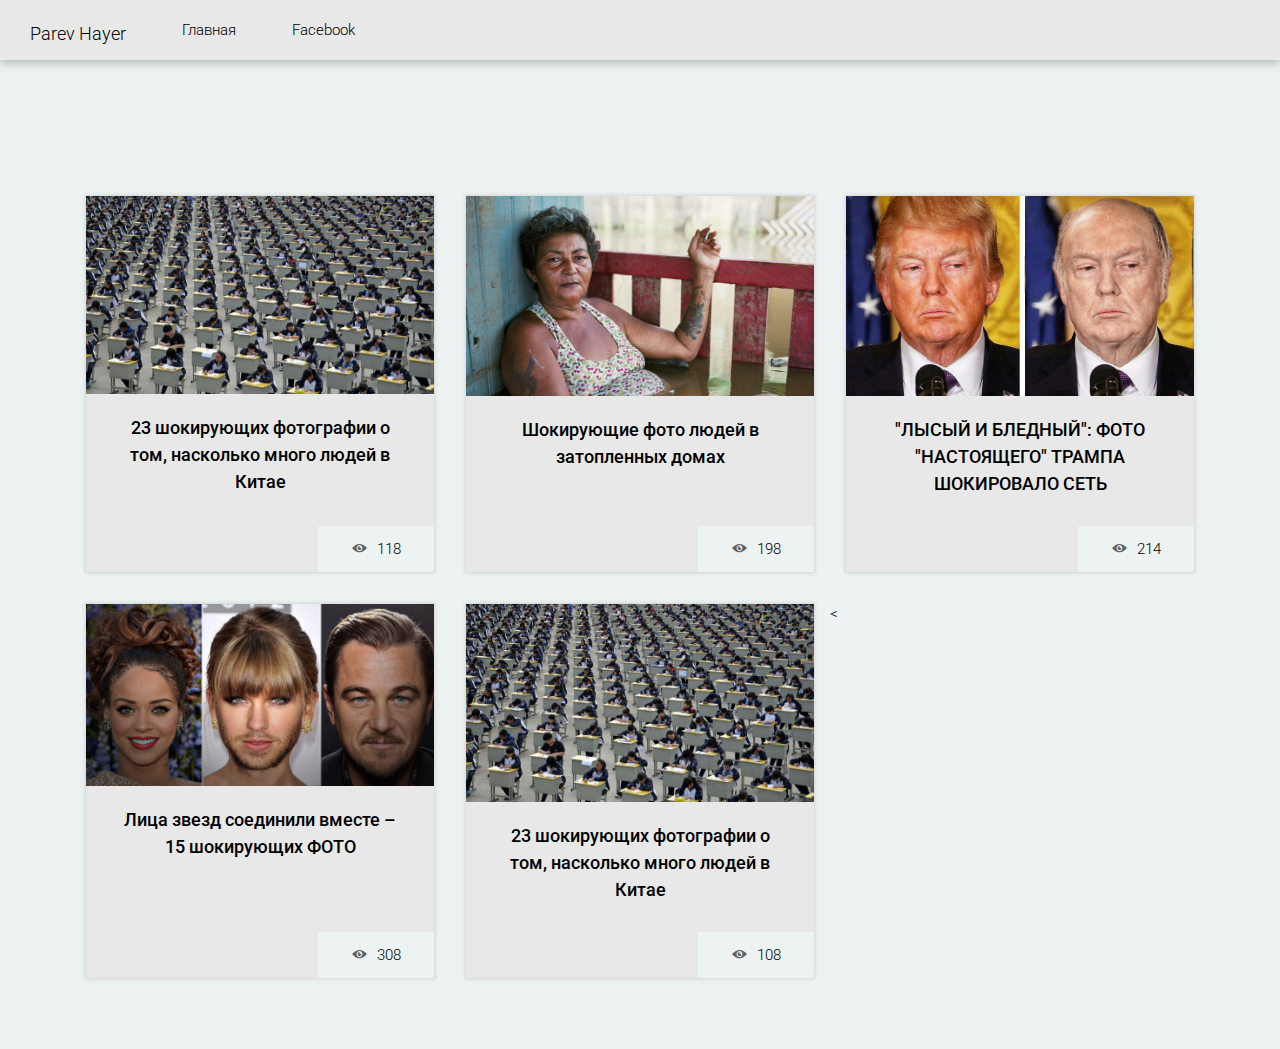
<file: index.html>
<!doctype html>
<html lang="en">
  <head>
    <!-- Required meta tags -->
    <meta charset="utf-8">
	  <!-- Bootstrap CSS -->
    <link rel="stylesheet" href="https://stackpath.bootstrapcdn.com/bootstrap/4.2.1/css/bootstrap.min.css" integrity="sha384-GJzZqFGwb1QTTN6wy59ffF1BuGJpLSa9DkKMp0DgiMDm4iYMj70gZWKYbI706tWS" crossorigin="anonymous">

    <title>Parev Axper</title>
    <meta http-equiv="X-UA-Compatible" content="IE=edge">
    <meta name="viewport" content="width=device-width, initial-scale=1">


	<!-- Font -->

	<link href="https://fonts.googleapis.com/css?family=Roboto:300,400,500" rel="stylesheet">


	<!-- Stylesheets -->

	<link href="common-css/bootstrap.css" rel="stylesheet">

	<link href="common-css/ionicons.css" rel="stylesheet">


	<link href="layout-1/css/styles.css" rel="stylesheet">

	<link href="layout-1/css/responsive.css" rel="stylesheet">
	<script async src="//pagead2.googlesyndication.com/pagead/js/adsbygoogle.js"></script>
	<script>
	     (adsbygoogle = window.adsbygoogle || []).push({
	          google_ad_client: "ca-pub-5943987599116820",
	          enable_page_level_ads: true
	     });
	</script>
  </head>
  
  <body>

    <!-- <header >
		    	<nav class="navbar navbar-expand-lg navbar-light fixed-sticky" style="background-color: #e8e999;" >
		  <button class="navbar-toggler" type="button" data-toggle="collapse" data-target="#navbarTogglerDemo03" aria-controls="navbarTogglerDemo03" aria-expanded="false" aria-label="Toggle navigation">
		    <span class="navbar-toggler-icon"></span>
		  </button>
		  <a class="navbar-brand" href="#">Parev Hayer</a>

		  <div class="collapse navbar-collapse" id="navbarTogglerDemo03">
		    <ul class="navbar-nav mr-auto mt-2 mt-lg-0">
		      <li class="nav-item active">
		        <a class="nav-link" href="#">Главная <span class="sr-only">(current)</span></a>
		      </li>
		    </ul>
		    <form class="form-inline my-2 my-lg-0">
		      <input class="form-control mr-sm-2" type="search" placeholder="..." aria-label="Search">
		      <button class="btn btn-outline-success my-2 my-sm-0" type="submit">Искать</button>
		    </form>
		  </div>
		</nav>
    </header> -->
    <header>
		<div class="container-fluid position-relative no-side-padding">
			<a class=" logo" href="index.html"><h4>Parev Hayer</h4></a>
			<!-- <a href="#" class="logo"><img  alt="Logo Image">Parev</a> -->

			<div class="menu-nav-icon" data-nav-menu="#main-menu"><i class="ion-navicon"></i></div>

			<ul class="main-menu visible-on-click" id="main-menu">
				<li><a href="index.html">Главная</a>
                	<a href="https://www.facebook.com/VeriusKaren" target="_blank" >Facebook</a>
            	</li>
              
			</ul><!-- main-menu -->

			<!-- <div class="src-area">
				<form>
					<button class="src-btn" type="submit"><i class="ion-ios-search-strong"></i></button>
					<input class="src-input" type="text" placeholder="Type of search">
				</form>
			</div> -->

		</div><!-- conatiner -->
	</header>
<!-- 	 <script type="text/javascript">
    var delay_popup = 100;
    var close_time = 3500;
    setTimeout("document.getElementById('bg_popup').style.display='block'", delay_popup);
    setTimeout("document.getElementById('bg_popup').style.display='none'", close_time);

</script>   -->
<!-- <div id="bg_popup">
  <div id="popup">
<h1>BMW или Mercedes</h1>
<p id="modal"><a href="#" ><img class="modall" src="images/bmw.png" ></a>&nbsp;&nbsp;<a href="#"><img class="modall" src="images/mers.png" ></a></p>
</div>
</div>  --> 
<div class="row">
	<div class="wrapper">
  		<div class="box"><!-- <H1 align="center">Here is ad</H1> -->
  			<script async src="//pagead2.googlesyndication.com/pagead/js/adsbygoogle.js"></script>
<!-- index -->
<ins class="adsbygoogle"
     style="display:block"
     data-ad-client="ca-pub-5943987599116820"
     data-ad-slot="9749404269"
     data-ad-format="auto"
     data-full-width-responsive="true"></ins>
<script>
(adsbygoogle = window.adsbygoogle || []).push({});
</script>
  		</div>
	</div>
</div>

</br></br>
<!-- <div class="slider"></div> --><!-- slider -->

	<section class="blog-area section">
		<div class="container">

			<div class="row">
				<!-- _______________________1111_____________________________ -->
				<div class="col-lg-4 col-md-6">
					<div class="card h-100">
						<div class="single-post post-style-1">

							<div class="blog-image"><img src="images/single-post-1/1.jpg" alt="Blog Image"></div>

							<!-- <a class="avatar" href="#"><img src="images/icons8-team-355979.jpg" alt="Profile Image"></a> -->

							<div class="blog-info">

								<h4 class="title"><a href="single-post-1.html"><b>23 шокирующих фотографии о том, насколько много людей в Китае</b></a></h4>

								<ul class="post-footer">
									<!-- <li><a href="#"><i class="ion-heart"></i>57</a></li> -->
									<!-- <li><a href="#"><i class="ion-chatbubble"></i>6</a></li> -->
									<li><a ><i class="ion-eye"></i>118</a></li>
								</ul>

							</div><!-- blog-info -->
						</div><!-- single-post -->
					</div><!-- card -->
				</div><!-- col-lg-4 col-md-6 -->

				<!-- ____________________2222________________________________ -->
				<div class="col-lg-4 col-md-6">
					<div class="card h-100">
						<div class="single-post post-style-1">

							<div class="blog-image"><img src="images/single-post-2/1.jpg" alt="Blog Image"></div>

							<!-- <a class="avatar" href="#"><img src="images/icons8-team-355979.jpg" alt="Profile Image"></a> -->

							<div class="blog-info">

								<h4 class="title"><a href="single-post-2.html"><b>Шокирующие фото людей в затопленных домах</b></a></h4>

								<ul class="post-footer">
									<!-- <li><a href="#"><i class="ion-heart"></i>57</a></li> -->
									<!-- <li><a href="#"><i class="ion-chatbubble"></i>6</a></li> -->
									<li><a ><i class="ion-eye"></i>198</a></li>
								</ul>

							</div><!-- blog-info -->
						</div><!-- single-post -->
					</div><!-- card -->
				</div><!-- col-lg-4 col-md-6 -->

				<!-- ____________________3333________________________________ -->
				<div class="col-lg-4 col-md-6">
					<div class="card h-100">
						<div class="single-post post-style-1">

							<div class="blog-image"><img src="images/single-post-3/2.jpg" alt="Blog Image"></div>

							<!-- <a class="avatar" href="#"><img src="images/icons8-team-355979.jpg" alt="Profile Image"></a> -->

							<div class="blog-info">

								<h4 class="title"><a href="single-post-3.html"><b>"ЛЫСЫЙ И БЛЕДНЫЙ": ФОТО "НАСТОЯЩЕГО" ТРАМПА ШОКИРОВАЛО СЕТЬ</b></a></h4>

								<ul class="post-footer">
									<!-- <li><a href="#"><i class="ion-heart"></i>57</a></li> -->
									<!-- <li><a href="#"><i class="ion-chatbubble"></i>6</a></li> -->
									<li><a ><i class="ion-eye"></i>214</a></li>
								</ul>

							</div><!-- blog-info -->
						</div><!-- single-post -->
					</div><!-- card -->
				</div><!-- col-lg-4 col-md-6 -->

				<!-- __________________4444__________________________________ -->
				<div class="col-lg-4 col-md-6">
					<div class="card h-100">
						<div class="single-post post-style-1">

							<div class="blog-image"><img src="images/single-post-4/0.png" alt="Blog Image"></div>

							<!-- <a class="avatar" href="#"><img src="images/icons8-team-355979.jpg" alt="Profile Image"></a> -->

							<div class="blog-info">

								<h4 class="title"><a href="single-post-4.html"><b>Лица звезд соединили вместе – 15 шокирующих ФОТО</b></a></h4>

								<ul class="post-footer">
									<!-- <li><a href="#"><i class="ion-heart"></i>57</a></li> -->
									<!-- <li><a href="#"><i class="ion-chatbubble"></i>6</a></li> -->
									<li><a ><i class="ion-eye"></i>308</a></li>
								</ul>

							</div><!-- blog-info -->
						</div><!-- single-post -->
					</div><!-- card -->
				</div><!-- col-lg-4 col-md-6 -->

				<!-- ____________________5555________________________________ -->
				<div class="col-lg-4 col-md-6">
					<div class="card h-100">
						<div class="single-post post-style-1">

							<div class="blog-image"><img src="images/1.jpg" alt="Blog Image"></div>

							<!-- <a class="avatar" href="#"><img src="images/icons8-team-355979.jpg" alt="Profile Image"></a> -->

							<div class="blog-info">

								<h4 class="title"><a href="single-post-5.html"><b>23 шокирующих фотографии о том, насколько много людей в Китае</b></a></h4>

								<ul class="post-footer">
									<!-- <li><a href="#"><i class="ion-heart"></i>57</a></li> -->
									<!-- <li><a href="#"><i class="ion-chatbubble"></i>6</a></li> -->
									<li><a ><i class="ion-eye"></i>108</a></li>
								</ul>

							</div><!-- blog-info -->
						</div><!-- single-post -->
					</div><!-- card -->
				</div><!-- col-lg-4 col-md-6 -->

				<!-- __________________AD BANNER_________________________________ -->
				<<!-- div class="col-lg-4 col-md-6">
					<div class="card h-100">
						<div class="single-post post-style-3">

							<div class="blog-image">
								<img src="images/img.png" alt="Blog Image">
							</div>
							</div> 
						</div>
					</div> -->

				<!-- ____________________________________________________ -->

				

			</div><!-- row -->

			<!-- <a class="load-more-btn" href="#"><b>LOAD MORE</b></a> -->

		</div><!-- container -->
	</section><!-- section -->


    <!-- Optional JavaScript -->
    <!-- jQuery first, then Popper.js, then Bootstrap JS -->
    <script src="https://code.jquery.com/jquery-3.3.1.slim.min.js" integrity="sha384-q8i/X+965DzO0rT7abK41JStQIAqVgRVzpbzo5smXKp4YfRvH+8abtTE1Pi6jizo" crossorigin="anonymous"></script>
    <script src="https://cdnjs.cloudflare.com/ajax/libs/popper.js/1.14.6/umd/popper.min.js" integrity="sha384-wHAiFfRlMFy6i5SRaxvfOCifBUQy1xHdJ/yoi7FRNXMRBu5WHdZYu1hA6ZOblgut" crossorigin="anonymous"></script>
    <script src="https://stackpath.bootstrapcdn.com/bootstrap/4.2.1/js/bootstrap.min.js" integrity="sha384-B0UglyR+jN6CkvvICOB2joaf5I4l3gm9GU6Hc1og6Ls7i6U/mkkaduKaBhlAXv9k" crossorigin="anonymous"></script>
  </body>
</html>
</file>
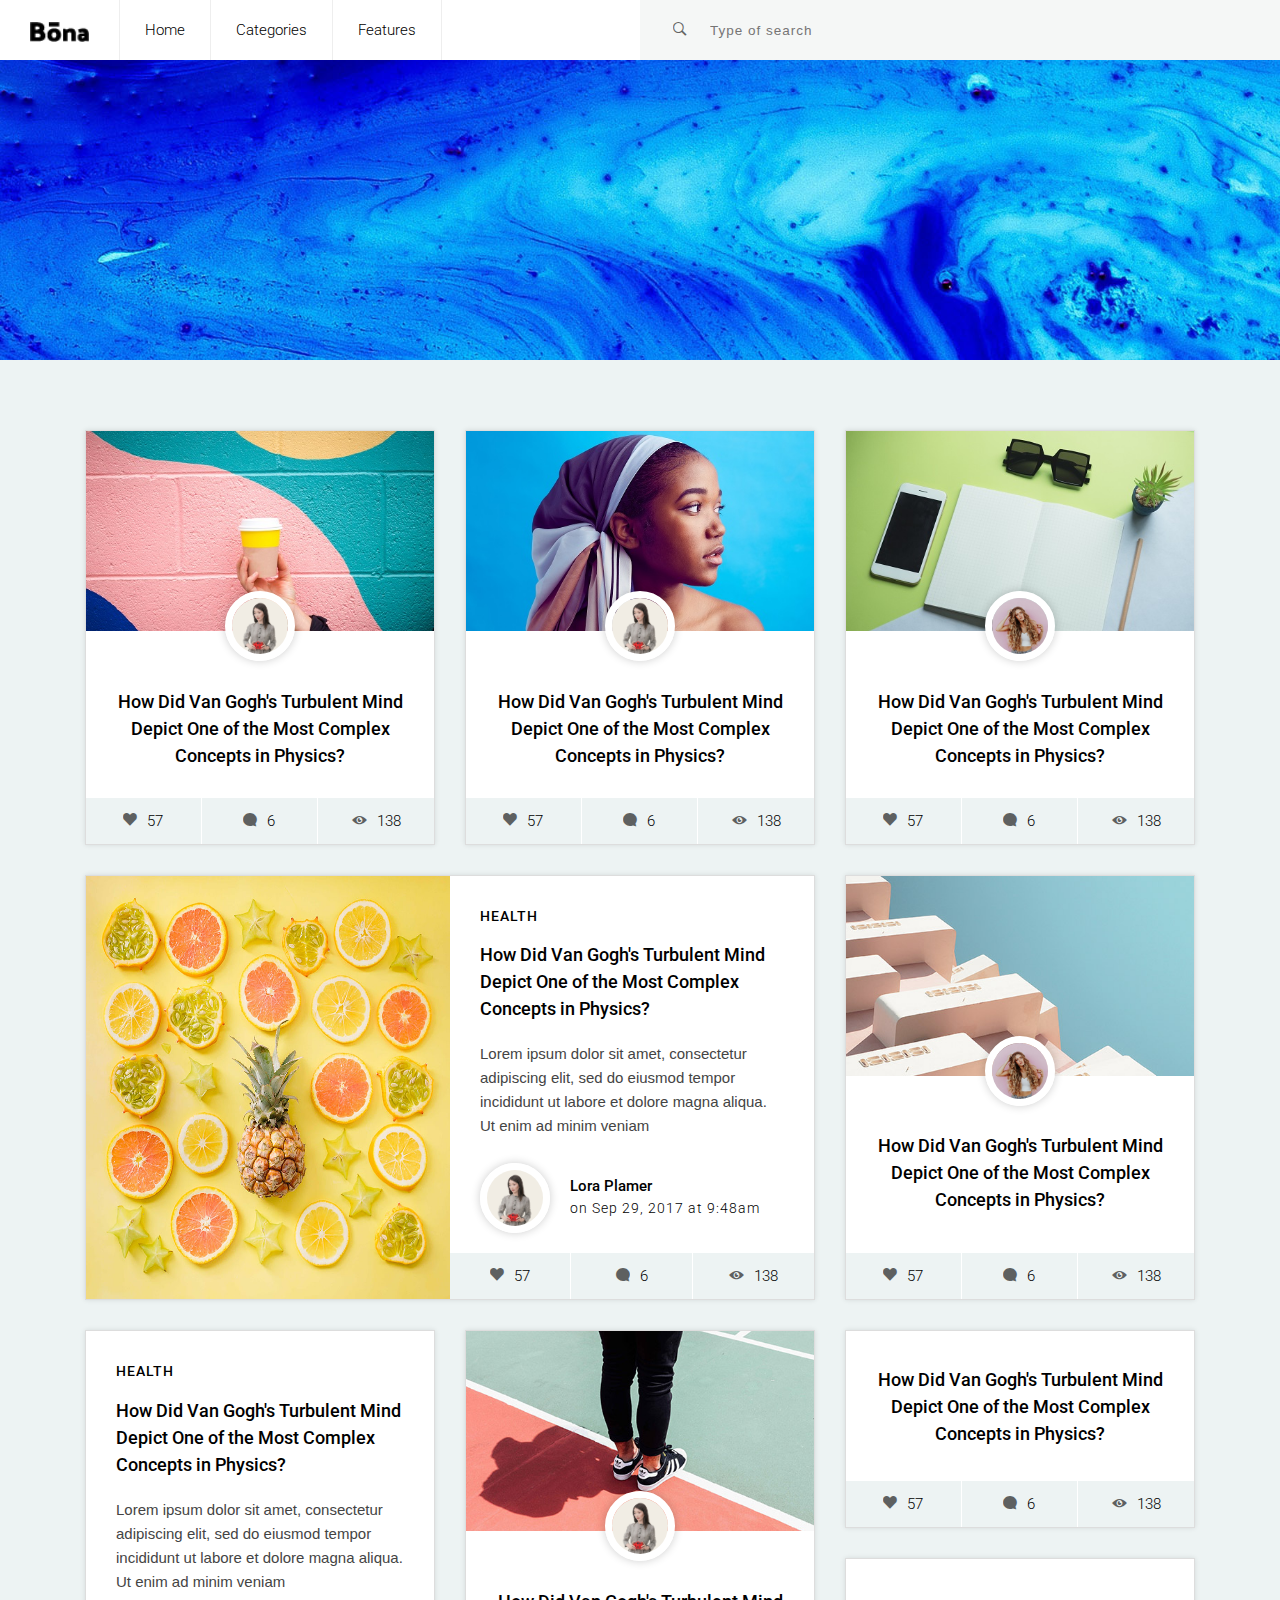
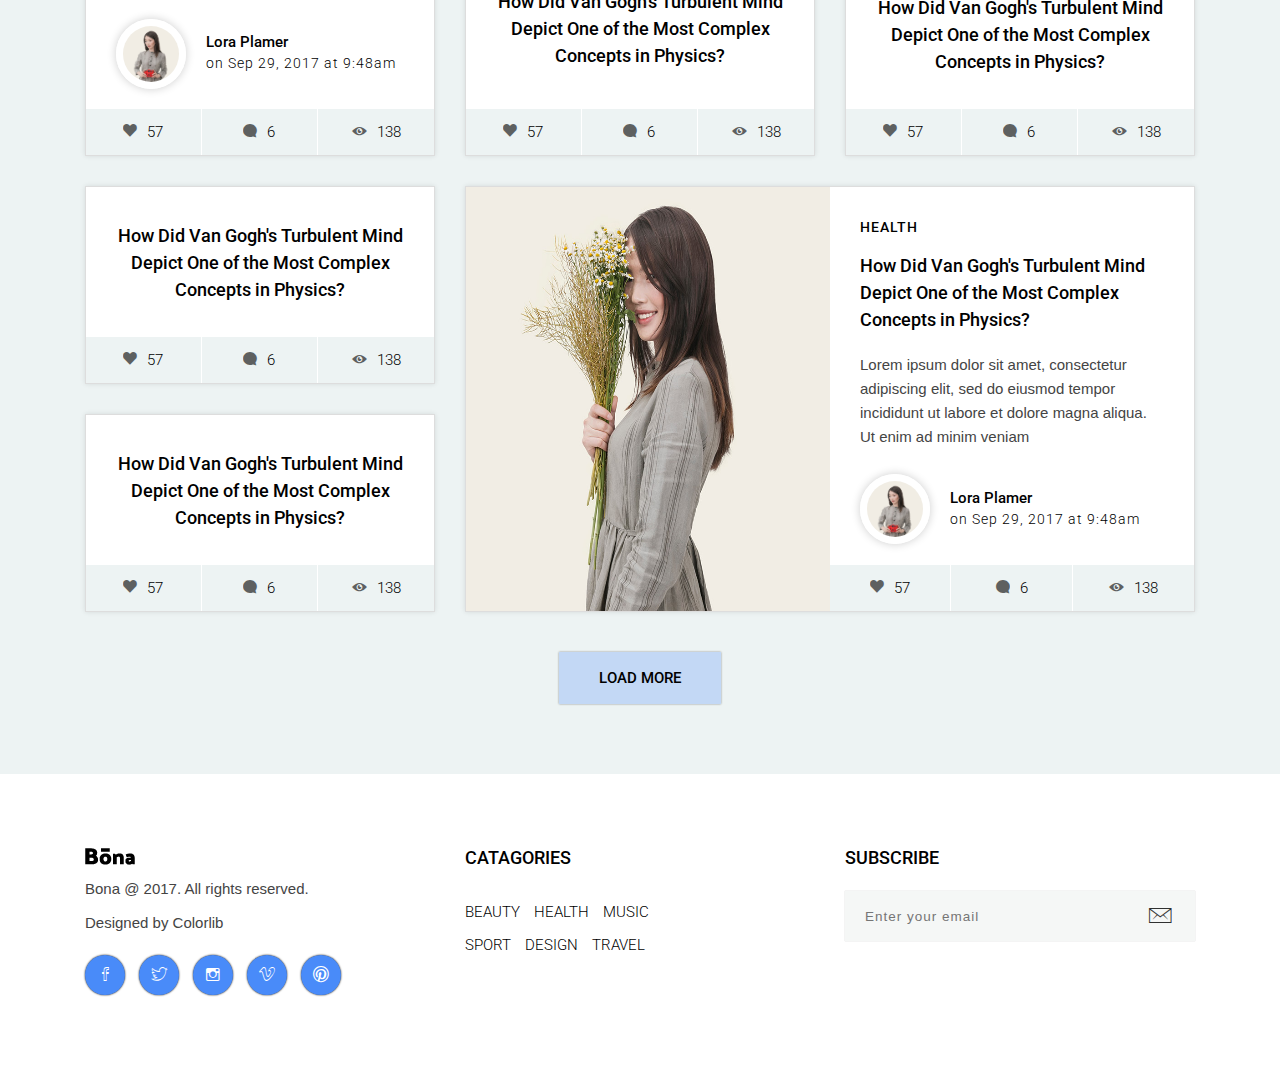
<file: bona/index.html>
<!DOCTYPE HTML>
<html lang="en">
<head>
	<title>TITLE</title>
	<meta http-equiv="X-UA-Compatible" content="IE=edge">
    <meta name="viewport" content="width=device-width, initial-scale=1">
	<meta charset="UTF-8">


	<!-- Font -->

	<link href="https://fonts.googleapis.com/css?family=Roboto:300,400,500" rel="stylesheet">


	<!-- Stylesheets -->

	<link href="common-css/bootstrap.css" rel="stylesheet">

	<link href="common-css/ionicons.css" rel="stylesheet">


	<link href="layout-1/css/styles.css" rel="stylesheet">

	<link href="layout-1/css/responsive.css" rel="stylesheet">

</head>
<body >

	<header>
		<div class="container-fluid position-relative no-side-padding">

			<a href="#" class="logo"><img src="images/logo.png" alt="Logo Image"></a>

			<div class="menu-nav-icon" data-nav-menu="#main-menu"><i class="ion-navicon"></i></div>

			<ul class="main-menu visible-on-click" id="main-menu">
				<li><a href="#">Home</a></li>
				<li><a href="#">Categories</a></li>
				<li><a href="#">Features</a></li>
			</ul><!-- main-menu -->

			<div class="src-area">
				<form>
					<button class="src-btn" type="submit"><i class="ion-ios-search-strong"></i></button>
					<input class="src-input" type="text" placeholder="Type of search">
				</form>
			</div>

		</div><!-- conatiner -->
	</header>

	<div class="slider"></div><!-- slider -->

	<section class="blog-area section">
		<div class="container">

			<div class="row">

				<div class="col-lg-4 col-md-6">
					<div class="card h-100">
						<div class="single-post post-style-1">

							<div class="blog-image"><img src="images/marion-michele-330691.jpg" alt="Blog Image"></div>

							<a class="avatar" href="#"><img src="images/icons8-team-355979.jpg" alt="Profile Image"></a>

							<div class="blog-info">

								<h4 class="title"><a href="#"><b>How Did Van Gogh's Turbulent Mind Depict One of the Most Complex
								Concepts in Physics?</b></a></h4>

								<ul class="post-footer">
									<li><a href="#"><i class="ion-heart"></i>57</a></li>
									<li><a href="#"><i class="ion-chatbubble"></i>6</a></li>
									<li><a href="#"><i class="ion-eye"></i>138</a></li>
								</ul>

							</div><!-- blog-info -->
						</div><!-- single-post -->
					</div><!-- card -->
				</div><!-- col-lg-4 col-md-6 -->

				<div class="col-lg-4 col-md-6">
					<div class="card h-100">
						<div class="single-post post-style-1">

							<div class="blog-image"><img src="images/audrey-jackson-260657.jpg" alt="Blog Image"></div>

							<a class="avatar" href="#"><img src="images/icons8-team-355979.jpg" alt="Profile Image"></a>

							<div class="blog-info">
								<h4 class="title"><a href="#"><b>How Did Van Gogh's Turbulent Mind Depict One of the Most Complex
									Concepts in Physics?</b></a></h4>

								<ul class="post-footer">
									<li><a href="#"><i class="ion-heart"></i>57</a></li>
									<li><a href="#"><i class="ion-chatbubble"></i>6</a></li>
									<li><a href="#"><i class="ion-eye"></i>138</a></li>
								</ul>
							</div><!-- blog-info -->

						</div><!-- single-post -->

					</div><!-- card -->
				</div><!-- col-lg-4 col-md-6 -->

				<div class="col-lg-4 col-md-6">
					<div class="card h-100">
						<div class="single-post post-style-1">

							<div class="blog-image"><img src="images/pexels-photo-370474.jpeg" alt="Blog Image"></div>

							<a class="avatar" href="#"><img src="images/averie-woodard-319832.jpg" alt="Profile Image"></a>

							<h4 class="title"><a href="#"><b>How Did Van Gogh's Turbulent Mind Depict One of the Most Complex
								Concepts in Physics?</b></a></h4>

							<ul class="post-footer">
								<li><a href="#"><i class="ion-heart"></i>57</a></li>
								<li><a href="#"><i class="ion-chatbubble"></i>6</a></li>
								<li><a href="#"><i class="ion-eye"></i>138</a></li>
							</ul>

						</div><!-- single-post -->
					</div><!-- card -->
				</div><!-- col-lg-4 col-md-6 -->

				<div class="col-lg-8 col-md-12">
					<div class="card h-100">
						<div class="single-post post-style-2">

							<div class="blog-image"><img src="images/brooke-lark-194251.jpg" alt="Blog Image"></div>

							<div class="blog-info">

								<h6 class="pre-title"><a href="#"><b>HEALTH</b></a></h6>

								<h4 class="title"><a href="#"><b>How Did Van Gogh's Turbulent Mind Depict One of the Most Complex
									Concepts in Physics?</b></a></h4>

								<p>Lorem ipsum dolor sit amet, consectetur adipiscing elit, sed do eiusmod tempor incididunt
									ut labore et dolore magna aliqua. Ut enim ad minim veniam</p>

								<div class="avatar-area">
									<a class="avatar" href="#"><img src="images/icons8-team-355979.jpg" alt="Profile Image"></a>
									<div class="right-area">
										<a class="name" href="#"><b>Lora Plamer</b></a>
										<h6 class="date" href="#">on Sep 29, 2017 at 9:48am</h6>
									</div>
								</div>

								<ul class="post-footer">
									<li><a href="#"><i class="ion-heart"></i>57</a></li>
									<li><a href="#"><i class="ion-chatbubble"></i>6</a></li>
									<li><a href="#"><i class="ion-eye"></i>138</a></li>
								</ul>

							</div><!-- blog-right -->

						</div><!-- single-post extra-blog -->

					</div><!-- card -->
				</div><!-- col-lg-8 col-md-12 -->

				<div class="col-lg-4 col-md-6">
					<div class="card h-100">
						<div class="single-post post-style-1">

							<div class="blog-image"><img src="images/dmitri-popov-326976.jpg" alt="Blog Image"></div>

							<a class="avatar" href="#"><img src="images/averie-woodard-319832.jpg" alt="Profile Image"></a>

							<h4 class="title"><a href="#"><b>How Did Van Gogh's Turbulent Mind Depict One of the Most Complex
								Concepts in Physics?</b></a></h4>

							<ul class="post-footer">
								<li><a href="#"><i class="ion-heart"></i>57</a></li>
								<li><a href="#"><i class="ion-chatbubble"></i>6</a></li>
								<li><a href="#"><i class="ion-eye"></i>138</a></li>
							</ul>

						</div><!-- single-post -->
					</div><!-- card -->
				</div><!-- col-lg-4 col-md-6 -->

				<div class="col-lg-4 col-md-6">
					<div class="card h-100">

						<div class="single-post post-style-2 post-style-3">

							<div class="blog-info">

								<h6 class="pre-title"><a href="#"><b>HEALTH</b></a></h6>

								<h4 class="title"><a href="#"><b>How Did Van Gogh's Turbulent Mind Depict One of the Most Complex
									Concepts in Physics?</b></a></h4>

								<p>Lorem ipsum dolor sit amet, consectetur adipiscing elit, sed do eiusmod tempor incididunt
									ut labore et dolore magna aliqua. Ut enim ad minim veniam</p>

								<div class="avatar-area">
									<a class="avatar" href="#"><img src="images/icons8-team-355979.jpg" alt="Profile Image"></a>
									<div class="right-area">
										<a class="name" href="#"><b>Lora Plamer</b></a>
										<h6 class="date" href="#">on Sep 29, 2017 at 9:48am</h6>
									</div>
								</div>

								<ul class="post-footer">
									<li><a href="#"><i class="ion-heart"></i>57</a></li>
									<li><a href="#"><i class="ion-chatbubble"></i>6</a></li>
									<li><a href="#"><i class="ion-eye"></i>138</a></li>
								</ul>

							</div><!-- blog-right -->

						</div><!-- single-post extra-blog -->

					</div><!-- card -->
				</div><!-- col-lg-4 col-md-6 -->

				<div class="col-lg-4 col-md-6">
					<div class="card h-100">
						<div class="single-post post-style-1">

							<div class="blog-image"><img src="images/ben-o-sullivan-382817.jpg" alt="Blog Image"></div>

							<a class="avatar" href="#"><img src="images/icons8-team-355979.jpg" alt="Profile Image"></a>

							<div class="blog-info">
								<h4 class="title"><a href="#"><b>How Did Van Gogh's Turbulent Mind Depict One of the Most Complex
									Concepts in Physics?</b></a></h4>

								<ul class="post-footer">
									<li><a href="#"><i class="ion-heart"></i>57</a></li>
									<li><a href="#"><i class="ion-chatbubble"></i>6</a></li>
									<li><a href="#"><i class="ion-eye"></i>138</a></li>
								</ul>
							</div><!-- blog-info -->

						</div><!-- single-post -->

					</div><!-- card -->
				</div><!-- col-lg-4 col-md-6 -->

				<div class="col-lg-4 col-md-6">
					<div class="card h-100">

						<div class="single-post post-style-4">

							<div class="display-table">
								<h4 class="title display-table-cell"><a href="#"><b>How Did Van Gogh's Turbulent Mind Depict One of the Most Complex
									Concepts in Physics?</b></a></h4>
							</div>

							<ul class="post-footer">
								<li><a href="#"><i class="ion-heart"></i>57</a></li>
								<li><a href="#"><i class="ion-chatbubble"></i>6</a></li>
								<li><a href="#"><i class="ion-eye"></i>138</a></li>
							</ul>

						</div><!-- single-post -->

						<div class="single-post">

							<div class="display-table">
								<h4 class="title display-table-cell"><a href="#"><b>How Did Van Gogh's Turbulent Mind Depict One of the Most Complex
									Concepts in Physics?</b></a></h4>
							</div>

							<ul class="post-footer">
								<li><a href="#"><i class="ion-heart"></i>57</a></li>
								<li><a href="#"><i class="ion-chatbubble"></i>6</a></li>
								<li><a href="#"><i class="ion-eye"></i>138</a></li>
							</ul>

						</div><!-- single-post -->

					</div><!-- card -->
				</div><!-- col-lg-4 col-md-6 -->

				<div class="col-lg-4 col-md-6">
					<div class="card h-100">

						<div class="single-post post-style-4">

							<div class="display-table">
								<h4 class="title display-table-cell"><a href="#"><b>How Did Van Gogh's Turbulent Mind Depict One of the Most Complex
									Concepts in Physics?</b></a></h4>
							</div>

							<ul class="post-footer">
								<li><a href="#"><i class="ion-heart"></i>57</a></li>
								<li><a href="#"><i class="ion-chatbubble"></i>6</a></li>
								<li><a href="#"><i class="ion-eye"></i>138</a></li>
							</ul>

						</div><!-- single-post -->

						<div class="single-post">

							<div class="display-table">
								<h4 class="title display-table-cell"><a href="#"><b>How Did Van Gogh's Turbulent Mind Depict One of the Most Complex
									Concepts in Physics?</b></a></h4>
							</div>

							<ul class="post-footer">
								<li><a href="#"><i class="ion-heart"></i>57</a></li>
								<li><a href="#"><i class="ion-chatbubble"></i>6</a></li>
								<li><a href="#"><i class="ion-eye"></i>138</a></li>
							</ul>

						</div><!-- single-post -->

					</div><!-- card -->
				</div><!-- col-lg-4 col-md-6 -->

				<div class="col-lg-8 col-md-12">
					<div class="card h-100">
						<div class="single-post post-style-2">

							<div class="blog-image"><img src="images/icons8-team-355990.jpg" alt="Blog Image"></div>

							<div class="blog-info">

								<h6 class="pre-title"><a href="#"><b>HEALTH</b></a></h6>

								<h4 class="title"><a href="#"><b>How Did Van Gogh's Turbulent Mind Depict One of the Most Complex
									Concepts in Physics?</b></a></h4>

								<p>Lorem ipsum dolor sit amet, consectetur adipiscing elit, sed do eiusmod tempor incididunt
									ut labore et dolore magna aliqua. Ut enim ad minim veniam</p>

								<div class="avatar-area">
									<a class="avatar" href="#"><img src="images/icons8-team-355979.jpg" alt="Profile Image"></a>
									<div class="right-area">
										<a class="name" href="#"><b>Lora Plamer</b></a>
										<h6 class="date" href="#">on Sep 29, 2017 at 9:48am</h6>
									</div>
								</div>

								<ul class="post-footer">
									<li><a href="#"><i class="ion-heart"></i>57</a></li>
									<li><a href="#"><i class="ion-chatbubble"></i>6</a></li>
									<li><a href="#"><i class="ion-eye"></i>138</a></li>
								</ul>

							</div><!-- blog-right -->

						</div><!-- single-post extra-blog -->

					</div><!-- card -->
				</div><!-- col-lg-8 col-md-12 -->

			</div><!-- row -->

			<a class="load-more-btn" href="#"><b>LOAD MORE</b></a>

		</div><!-- container -->
	</section><!-- section -->


	<footer>

		<div class="container">
			<div class="row">

				<div class="col-lg-4 col-md-6">
					<div class="footer-section">

						<a class="logo" href="#"><img src="images/logo.png" alt="Logo Image"></a>
						<p class="copyright">Bona @ 2017. All rights reserved.</p>
						<p class="copyright">Designed by <a href="https://colorlib.com" target="_blank">Colorlib</a></p>
						<ul class="icons">
							<li><a href="#"><i class="ion-social-facebook-outline"></i></a></li>
							<li><a href="#"><i class="ion-social-twitter-outline"></i></a></li>
							<li><a href="#"><i class="ion-social-instagram-outline"></i></a></li>
							<li><a href="#"><i class="ion-social-vimeo-outline"></i></a></li>
							<li><a href="#"><i class="ion-social-pinterest-outline"></i></a></li>
						</ul>

					</div><!-- footer-section -->
				</div><!-- col-lg-4 col-md-6 -->

				<div class="col-lg-4 col-md-6">
						<div class="footer-section">
						<h4 class="title"><b>CATAGORIES</b></h4>
						<ul>
							<li><a href="#">BEAUTY</a></li>
							<li><a href="#">HEALTH</a></li>
							<li><a href="#">MUSIC</a></li>
						</ul>
						<ul>
							<li><a href="#">SPORT</a></li>
							<li><a href="#">DESIGN</a></li>
							<li><a href="#">TRAVEL</a></li>
						</ul>
					</div><!-- footer-section -->
				</div><!-- col-lg-4 col-md-6 -->

				<div class="col-lg-4 col-md-6">
					<div class="footer-section">

						<h4 class="title"><b>SUBSCRIBE</b></h4>
						<div class="input-area">
							<form>
								<input class="email-input" type="text" placeholder="Enter your email">
								<button class="submit-btn" type="submit"><i class="icon ion-ios-email-outline"></i></button>
							</form>
						</div>

					</div><!-- footer-section -->
				</div><!-- col-lg-4 col-md-6 -->

			</div><!-- row -->
		</div><!-- container -->
	</footer>


	<!-- SCIPTS -->

	<script src="common-js/jquery-3.1.1.min.js"></script>

	<script src="common-js/tether.min.js"></script>

	<script src="common-js/bootstrap.js"></script>

	<script src="common-js/scripts.js"></script>

</body>
</html>
</file>
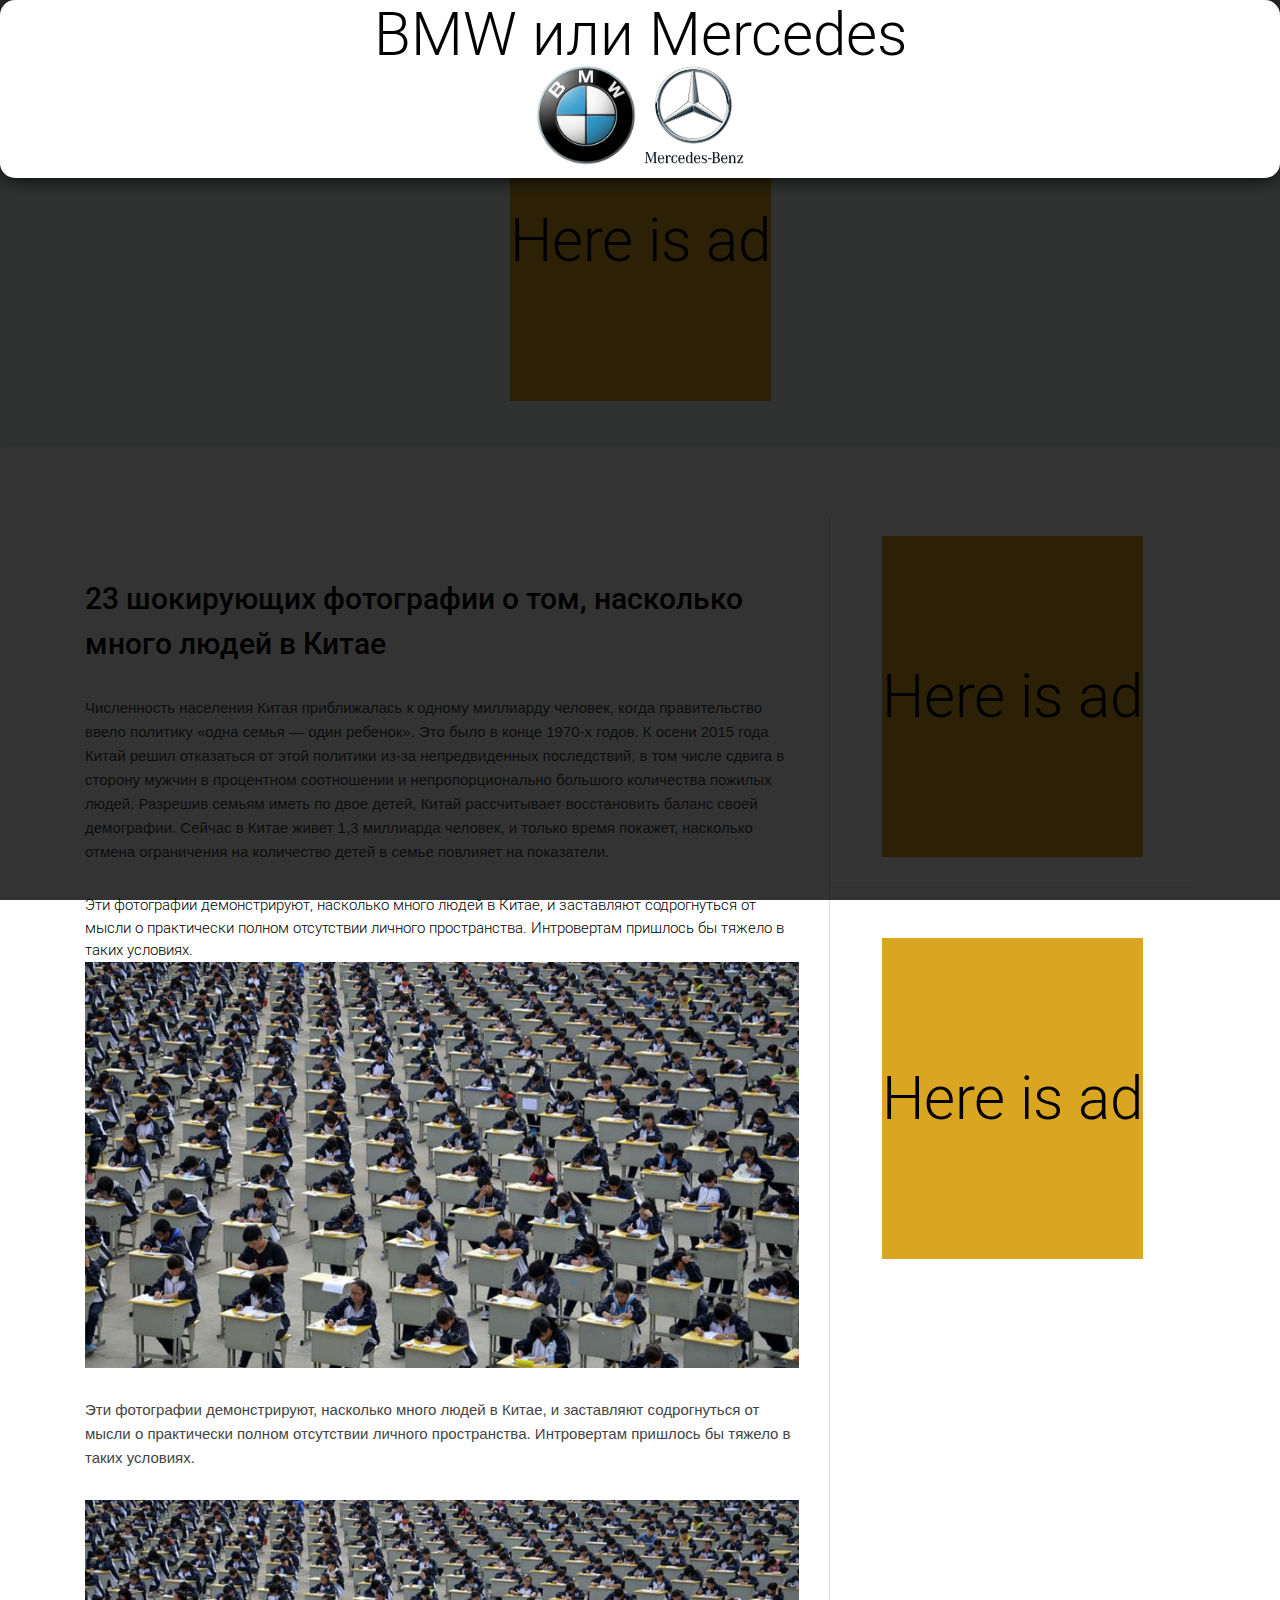
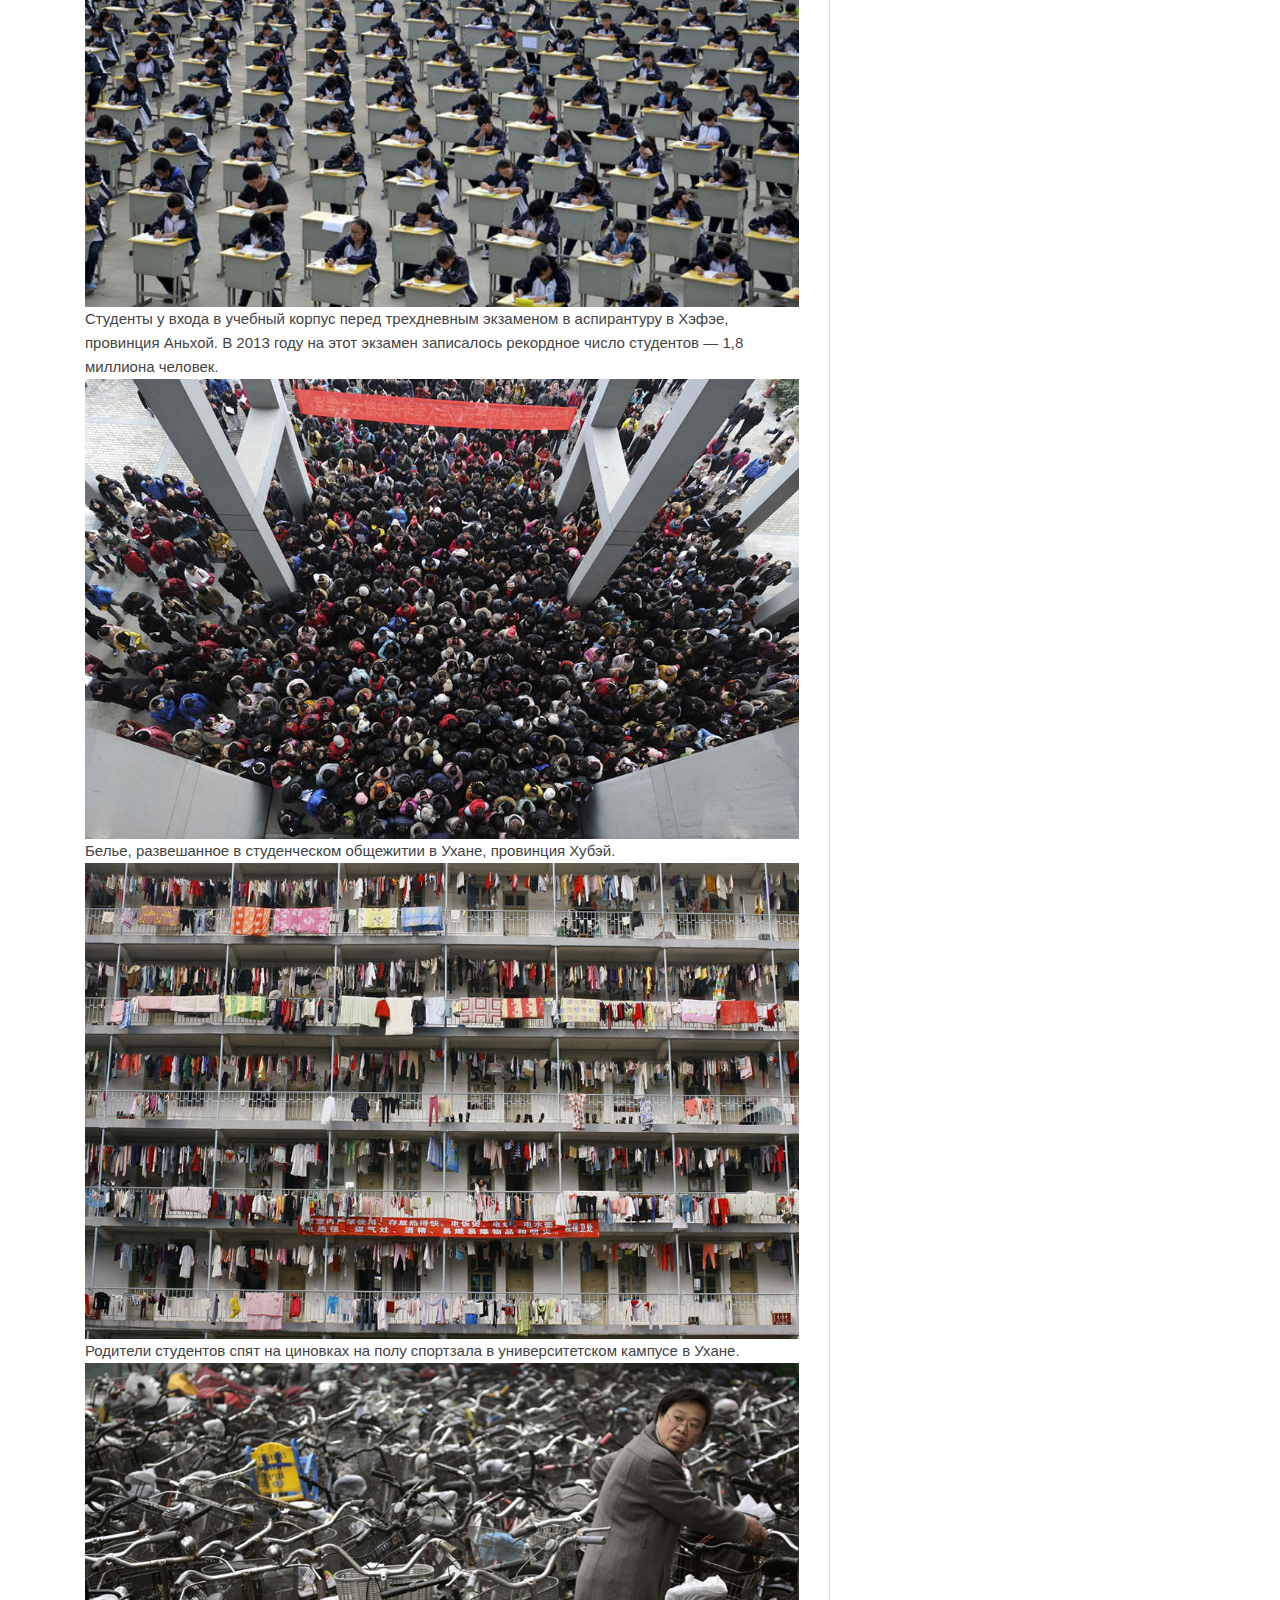
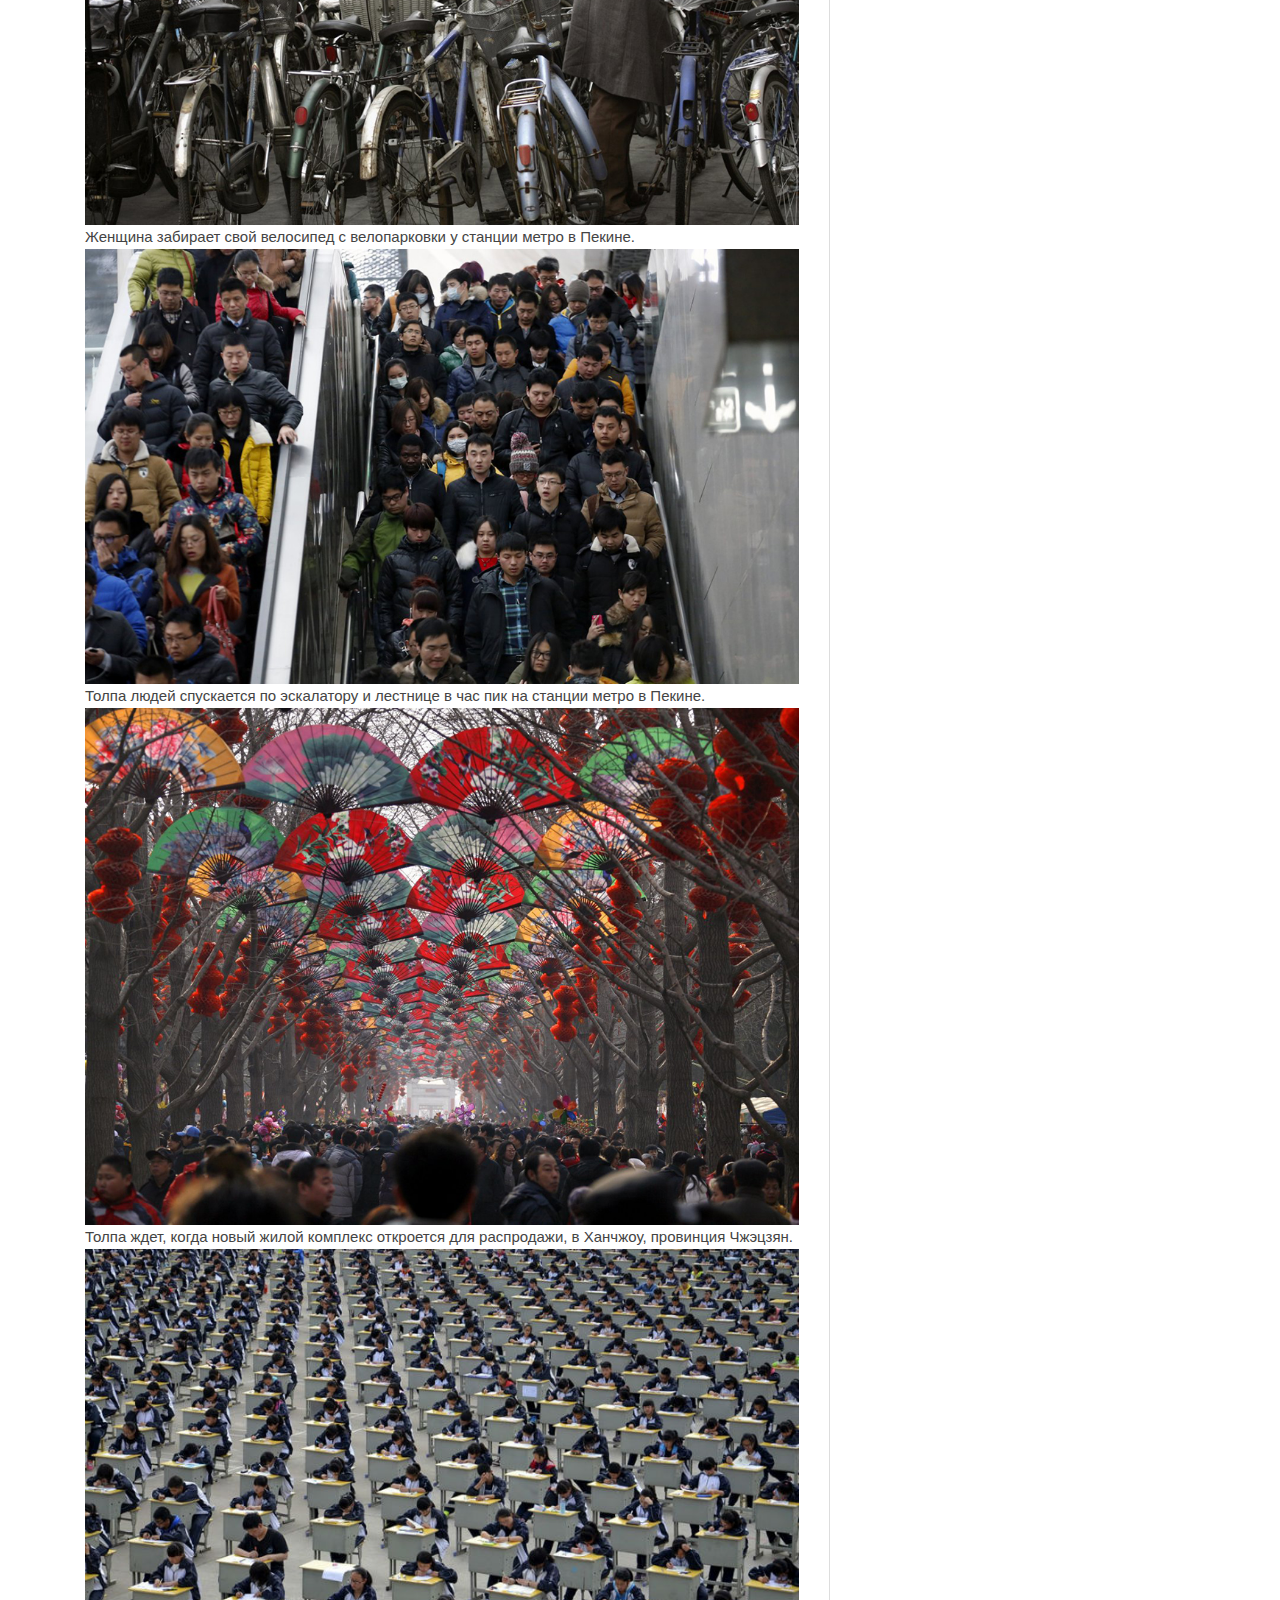
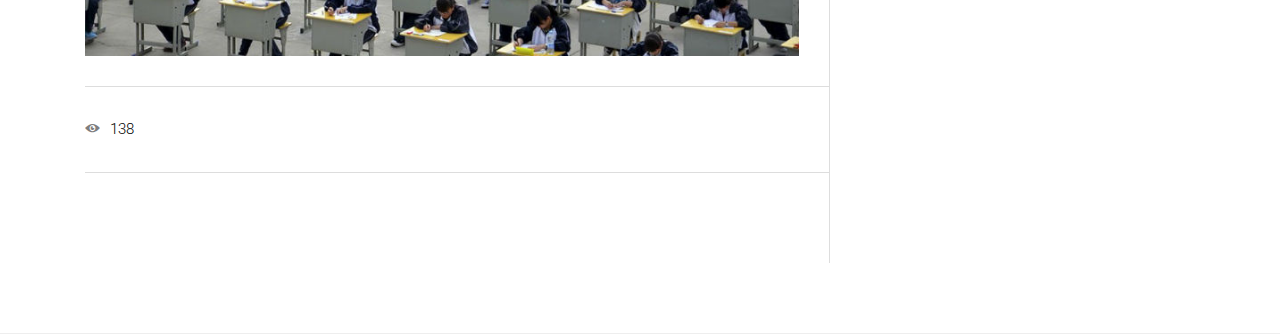
<file: single-post-1.html>
<!DOCTYPE HTML>
<html lang="en">
<head>
	<title>23 шокирующих фотографии о том, насколько много людей в Китае</title>
	<meta http-equiv="X-UA-Compatible" content="IE=edge">
    <meta name="viewport" content="width=device-width, initial-scale=1">
	<meta charset="UTF-8">


	<!-- Font -->

	<link href="https://fonts.googleapis.com/css?family=Roboto:300,400,500" rel="stylesheet">


	<!-- Stylesheets -->

	<link href="common-css/bootstrap.css" rel="stylesheet">

	<link href="common-css/ionicons.css" rel="stylesheet">


	<link href="single-post-1/css/styles.css" rel="stylesheet">

	<link href="single-post-1/css/responsive.css" rel="stylesheet">

</head>
<body >

	<header>
		<div class="container-fluid position-relative no-side-padding">
			<a class=" logo" href="http://parevhayer.tk"><h4>Parev Hayer</h4></a>
			<!-- <a href="#" class="logo"><img  alt="Logo Image">Parev</a> -->

			<div class="menu-nav-icon" data-nav-menu="#main-menu"><i class="ion-navicon"></i></div>

			<ul class="main-menu visible-on-click" id="main-menu">
				<li><a href="http://parevhayer.tk/">Главная</a>
                	<a href="https://www.facebook.com/VeriusKaren" target="_blank" >Facebook</a>
            	</li>
              
			</ul>
		</div><!-- conatiner -->
	</header>
	<script type="text/javascript">
    var delay_popup = 100;
    var close_time = 4555;
    setTimeout("document.getElementById('bg_popup').style.display='block'", delay_popup);
    setTimeout("document.getElementById('bg_popup').style.display='none'", close_time);
	</script>
	<style type="text/css">
		#bg_popup{
background-color: rgba(0, 0, 0, 0.8);
display: none;
position: fixed;
z-index: 99999;
top: 0;
right: 0;
bottom: 0;
left: 0;
}

.modall {
	width: 100px;
	height: 100px;

}
#popup {
background: #fff;
/*margin: 25% auto;*/
/*left: 30%;*/
padding: 5px 20px 13px 20px;
/*border: 2px solid #1BA600;*/
position: relative;
-webkit-box-shadow: 0px 0px 20px #000;
-moz-box-shadow: 0px 0px 20px #000;
box-shadow: 0px 0px 20px #000;
-webkit-border-radius: 15px;
-moz-border-radius: 15px;
border-radius: 15px;
text-align: center;
}
	</style> 
		<div id="bg_popup">
		  	<div id="popup">
			<h1>BMW или Mercedes</h1>
				<p id="modal"><a href="#" ><img class="modall" src="images/bmw.png" ></a>&nbsp;&nbsp;<a href="#"><img class="modall" src="images/mers.png" ></a>
			</div>
		</div> 
		<div class="row">
			<div class="wrapper">
		  		<div class="box"><H1 align="center">Here is ad</H1></div>
			</div>
		</div>
	</br></br>	
	<section class="post-area section">
		<div class="container">

			<div class="row">

				<div class="col-lg-8 col-md-12 no-right-padding">

					<div class="main-post">

						<div class="blog-post-inner">

							<div class="post-info">

								<!-- <div class="left-area">
									<a class="avatar" href="#"><img src="images/avatar-1-120x120.jpg" alt="Profile Image"></a>
								</div> -->

								<!-- <div class="middle-area">
									<a class="name" href="#"><b>Karen Shaybekan</b></a>
									<h6 class="date">on Feb 9, 2019 at 9:48 am</h6>
								</div> -->

							</div><!-- post-info -->

							<h3 class="title"><a href="#"><b>23 шокирующих фотографии о том, насколько много людей в Китае</b></a></h3>

							<p class="para">Численность населения Китая приближалась к одному миллиарду человек, когда правительство ввело политику «одна семья — один ребенок». Это было в конце 1970-х годов. К осени 2015 года Китай решил отказаться от этой политики из-за непредвиденных последствий, в том числе сдвига в сторону мужчин в процентном соотношении и непропорционально большого количества пожилых людей. Разрешив семьям иметь по двое детей, Китай рассчитывает восстановить баланс своей демографии. Сейчас в Китае живет 1,3 миллиарда человек, и только время покажет, насколько отмена ограничения на количество детей в семье повлияет на показатели.</p>
							Эти фотографии демонстрируют, насколько много людей в Китае, и заставляют содрогнуться от мысли о практически полном отсутствии личного пространства. Интровертам пришлось бы тяжело в таких условиях.</p>

							<div class="post-image"><img src="images/1.jpg" alt="Blog Image"></div>

							<p class="para">Эти фотографии демонстрируют, насколько много людей в Китае, и заставляют содрогнуться от мысли о практически полном отсутствии личного пространства. Интровертам пришлось бы тяжело в таких условиях.</p>
							<div class="post-image"><img src="images/1.jpg" alt="Blog Image"></div>
							<p>Студенты у входа в учебный корпус перед трехдневным экзаменом в аспирантуру в Хэфэе, провинция Аньхой. В 2013 году на этот экзамен записалось рекордное число студентов — 1,8 миллиона человек.</p>
							<div class="post-image"><img src="images/2.jpg" alt="Blog Image"></div>
							<p>
								Белье, развешанное в студенческом общежитии в Ухане, провинция Хубэй.
							</p>
							<div class="post-image"><img src="images/3.jpg" alt="Blog Image"></div>
							<p>
								Родители студентов спят на циновках на полу спортзала в университетском кампусе в Ухане.
							</p>
							<div class="post-image"><img src="images/572.jpg" alt="Blog Image"></div>
							<p>
								Женщина забирает свой велосипед с велопарковки у станции метро в Пекине.
							</p>
							<div class="post-image"><img src="images/666.jpg" alt="Blog Image"></div>
							<p>
								Толпа людей спускается по эскалатору и лестнице в час пик на станции метро в Пекине.
							</p>
							<div class="post-image"><img src="images/1628.jpg" alt="Blog Image"></div>
							<p>
								Толпа ждет, когда новый жилой комплекс откроется для распродажи, в Ханчжоу, провинция Чжэцзян.
							</p>
							<div class="post-image"><img src="images/1.jpg" alt="Blog Image"></div>
							<!-- <ul class="tags">
								<li><a href="#">Mnual</a></li>
								<li><a href="#">Liberty</a></li>
								<li><a href="#">Recommendation</a></li>
								<li><a href="#">Inspiration</a></li>
							</ul> -->
						</div><!-- blog-post-inner -->

						<div class="post-icons-area">
							<ul class="post-icons">
								<!-- <li><a href="#"><i class="ion-heart"></i>57</a></li>
								<li><a href="#"><i class="ion-chatbubble"></i>6</a></li> -->
								<li><a href="#"><i class="ion-eye"></i>138</a></li>
							</ul>

							<!-- <ul class="icons">
								<li>SHARE : </li>
								<li><a href="#"><i class="ion-social-facebook"></i></a></li>
								<li><a href="#"><i class="ion-social-twitter"></i></a></li>
								<li><a href="#"><i class="ion-social-pinterest"></i></a></li>
							</ul> -->
						</div>

						<div class="post-footer post-info">
								<!-- <div class="row">
				<div class="wrapper">
			  		<div class="box"><H1 align="center">Here is ad</H1></div>
				</div>
			</div> -->
							<!--<div class="left-area">
								<a class="avatar" href="#"><img src="images/avatar-1-120x120.jpg" alt="Profile Image"></a>
							</div>

							 <div class="middle-area">
								<a class="name" href="#"><b>Katy Liu</b></a>
								<h6 class="date">on Sep 29, 2017 at 9:48 am</h6>
							</div> -->

						</div><!-- post-info -->


					</div><!-- main-post -->
				</div><!-- col-lg-8 col-md-12 -->

				 <div class="col-lg-4 col-md-12 no-left-padding">

					<div class="single-post info-area">

						<!-- <div class="sidebar-area about-area">
							<div class="row">
										<div class="wrapper">
									  		<div class="box"><H1 align="center">Here is ad</H1></div>
										</div>
							</div>
						</div> -->

						<div id="fixblock" class="sidebar-area subscribe-area">

							<div class="row">
			<div class="wrapper">
		  		<div class="box"><H1 align="center">Here is ad</H1></div>
			</div>
		</div>
						</div>

						<div class="tag-area">

							<div class="row">
			<div class="wrapper">
		  		<div class="box"><H1 align="center">Here is ad</H1></div>
			</div>
		</div>

						</div>

					</div>

				</div>

			</div><!-- row -->

		</div><!-- container -->
	</section><!-- post-area -->


	<!-- <section class="recomended-area section">
		<div class="container">
			<div class="row">

				<div class="col-lg-4 col-md-6">
					<div class="card h-100">
						<div class="single-post post-style-1">

							<div class="blog-image"><img src="images/alex-lambley-205711.jpg" alt="Blog Image"></div>

							<a class="avatar" href="#"><img src="images/icons8-team-355979.jpg" alt="Profile Image"></a>

							<div class="blog-info">

								<h4 class="title"><a href="#"><b>How Did Van Gogh's Turbulent Mind Depict One of the Most Complex
								Concepts in Physics?</b></a></h4>

								<ul class="post-footer">
									<li><a href="#"><i class="ion-heart"></i>57</a></li>
									<li><a href="#"><i class="ion-chatbubble"></i>6</a></li>
									<li><a href="#"><i class="ion-eye"></i>138</a></li>
								</ul>

							</div>
						</div>
					</div>
				</div>

				<div class="col-lg-4 col-md-6">
					<div class="card h-100">
						<div class="single-post post-style-1">

							<div class="blog-image"><img src="images/caroline-veronez-165944.jpg" alt="Blog Image"></div>

							<a class="avatar" href="#"><img src="images/icons8-team-355979.jpg" alt="Profile Image"></a>

							<div class="blog-info">
								<h4 class="title"><a href="#"><b>How Did Van Gogh's Turbulent Mind Depict One of the Most Complex
									Concepts in Physics?</b></a></h4>

								<ul class="post-footer">
									<li><a href="#"><i class="ion-heart"></i>57</a></li>
									<li><a href="#"><i class="ion-chatbubble"></i>6</a></li>
									<li><a href="#"><i class="ion-eye"></i>138</a></li>
								</ul>
							</div>

						</div>

					</div>
				</div>

				<div class="col-lg-4 col-md-6">
					<div class="card h-100">
						<div class="single-post post-style-1">

							<div class="blog-image"><img src="images/marion-michele-330691.jpg" alt="Blog Image"></div>

							<a class="avatar" href="#"><img src="images/icons8-team-355979.jpg" alt="Profile Image"></a>

							<div class="blog-info">
								<h4 class="title"><a href="#"><b>How Did Van Gogh's Turbulent Mind Depict One of the Most Complex
									Concepts in Physics?</b></a></h4>

								<ul class="post-footer">
									<li><a href="#"><i class="ion-heart"></i>57</a></li>
									<li><a href="#"><i class="ion-chatbubble"></i>6</a></li>
									<li><a href="#"><i class="ion-eye"></i>138</a></li>
								</ul>
							</div>

						</div>

					</div>
				</div

			</div>

		</div>
	</section> -->

	<!-- <section class="comment-section">
		<div class="container">
			<h4><b>POST COMMENT</b></h4>
			<div class="row">

				<div class="col-lg-8 col-md-12">
					<div class="comment-form">
						<form method="post">
							<div class="row">

								<div class="col-sm-6">
									<input type="text" aria-required="true" name="contact-form-name" class="form-control"
										placeholder="Enter your name" aria-invalid="true" required >
								</div>
								<div class="col-sm-6">
									<input type="email" aria-required="true" name="contact-form-email" class="form-control"
										placeholder="Enter your email" aria-invalid="true" required>
								</div>

								<div class="col-sm-12">
									<textarea name="contact-form-message" rows="2" class="text-area-messge form-control"
										placeholder="Enter your comment" aria-required="true" aria-invalid="false"></textarea >
								</div>
								<div class="col-sm-12">
									<button class="submit-btn" type="submit" id="form-submit"><b>POST COMMENT</b></button>
								</div>

							</div>
						</form>
					</div>

					<h4><b>COMMENTS(12)</b></h4>

					<div class="commnets-area">

						<div class="comment">

							<div class="post-info">

								<div class="left-area">
									<a class="avatar" href="#"><img src="images/avatar-1-120x120.jpg" alt="Profile Image"></a>
								</div>

								<div class="middle-area">
									<a class="name" href="#"><b>Katy Liu</b></a>
									<h6 class="date">on Sep 29, 2017 at 9:48 am</h6>
								</div>

								<div class="right-area">
									<h5 class="reply-btn" ><a href="#"><b>REPLY</b></a></h5>
								</div>

							</div>

							<p>Lorem ipsum dolor sit amet, consectetur adipiscing elit, sed do eiusmod tempor incididunt
								ut labore et dolore magna aliqua. Lorem ipsum dolor sit amet, consectetur
								Ut enim ad minim veniam</p>

						</div>

						<div class="comment">
							<h5 class="reply-for">Reply for <a href="#"><b>Katy Lui</b></a></h5>

							<div class="post-info">

								<div class="left-area">
									<a class="avatar" href="#"><img src="images/avatar-1-120x120.jpg" alt="Profile Image"></a>
								</div>

								<div class="middle-area">
									<a class="name" href="#"><b>Katy Liu</b></a>
									<h6 class="date">on Sep 29, 2017 at 9:48 am</h6>
								</div>

								<div class="right-area">
									<h5 class="reply-btn" ><a href="#"><b>REPLY</b></a></h5>
								</div>

							</div>

							<p>Lorem ipsum dolor sit amet, consectetur adipiscing elit, sed do eiusmod tempor incididunt
								ut labore et dolore magna aliqua. Lorem ipsum dolor sit amet, consectetur
								Ut enim ad minim veniam</p>

						</div>

					</div>

					<div class="commnets-area ">

						<div class="comment">

							<div class="post-info">

								<div class="left-area">
									<a class="avatar" href="#"><img src="images/avatar-1-120x120.jpg" alt="Profile Image"></a>
								</div>

								<div class="middle-area">
									<a class="name" href="#"><b>Katy Liu</b></a>
									<h6 class="date">on Sep 29, 2017 at 9:48 am</h6>
								</div>

								<div class="right-area">
									<h5 class="reply-btn" ><a href="#"><b>REPLY</b></a></h5>
								</div>

							</div>

							<p>Lorem ipsum dolor sit amet, consectetur adipiscing elit, sed do eiusmod tempor incididunt
								ut labore et dolore magna aliqua. Lorem ipsum dolor sit amet, consectetur
								Ut enim ad minim veniam</p>

						</div>

					</div>

					<a class="more-comment-btn" href="#"><b>VIEW MORE COMMENTS</a>

				</div>

			</div>

		</div>
	</section> -->


				<!-- <div class="col-lg-4 col-md-6">
					<div class="footer-section">

						<a class="logo" href="#"><img src="images/logo.png" alt="Logo Image"></a>
						<p class="copyright">Bona @ 2017. All rights reserved.</p>
						<p class="copyright">Designed by <a href="https://colorlib.com" target="_blank">Colorlib</a></p>
						<ul class="icons">
							<li><a href="#"><i class="ion-social-facebook-outline"></i></a></li>
							<li><a href="#"><i class="ion-social-twitter-outline"></i></a></li>
							<li><a href="#"><i class="ion-social-instagram-outline"></i></a></li>
							<li><a href="#"><i class="ion-social-vimeo-outline"></i></a></li>
							<li><a href="#"><i class="ion-social-pinterest-outline"></i></a></li>
						</ul>

					</div>
				</div> -->

				<!-- <div class="col-lg-4 col-md-6">
						<div class="footer-section">
						<h4 class="title"><b>CATAGORIES</b></h4>
						<ul>
							<li><a href="#">BEAUTY</a></li>
							<li><a href="#">HEALTH</a></li>
							<li><a href="#">MUSIC</a></li>
						</ul>
						<ul>
							<li><a href="#">SPORT</a></li>
							<li><a href="#">DESIGN</a></li>
							<li><a href="#">TRAVEL</a></li>
						</ul>
					</div>
				</div> -->

				<!-- <div class="col-lg-4 col-md-6">
					<div class="footer-section">

						<h4 class="title"><b>SUBSCRIBE</b></h4>
						<div class="input-area">
							<form>
								<input class="email-input" type="text" placeholder="Enter your email">
								<button class="submit-btn" type="submit"><i class="icon ion-ios-email-outline"></i></button>
							</form>
						</div>

					</div>
				</div> -->

			</div><!-- row -->
		</div><!-- container -->
	</footer>


	<!-- SCIPTS -->

	<script src="common-js/jquery-3.1.1.min.js"></script>

	<script src="common-js/tether.min.js"></script>

	<script src="common-js/bootstrap.js"></script>

	<script src="common-js/scripts.js"></script>
	<script type="text/javascript">
function getTopOffset(e) { 
	var y = 0;
	do { y += e.offsetTop; } while (e = e.offsetParent);
	return y;
}
var block = document.getElementById('fixblock'); /* fixblock - значение атрибута id блока */
if ( null != block ) {
	var topPos = getTopOffset( block );
	window.onscroll = function() {
		var newcss = (topPos < window.pageYOffset) ? 
			'top:20px; position: fixed;' : 'position:static;';
		block.setAttribute( 'style', newcss );
	}
}
</script>
 	
</body>
</html>
</file>
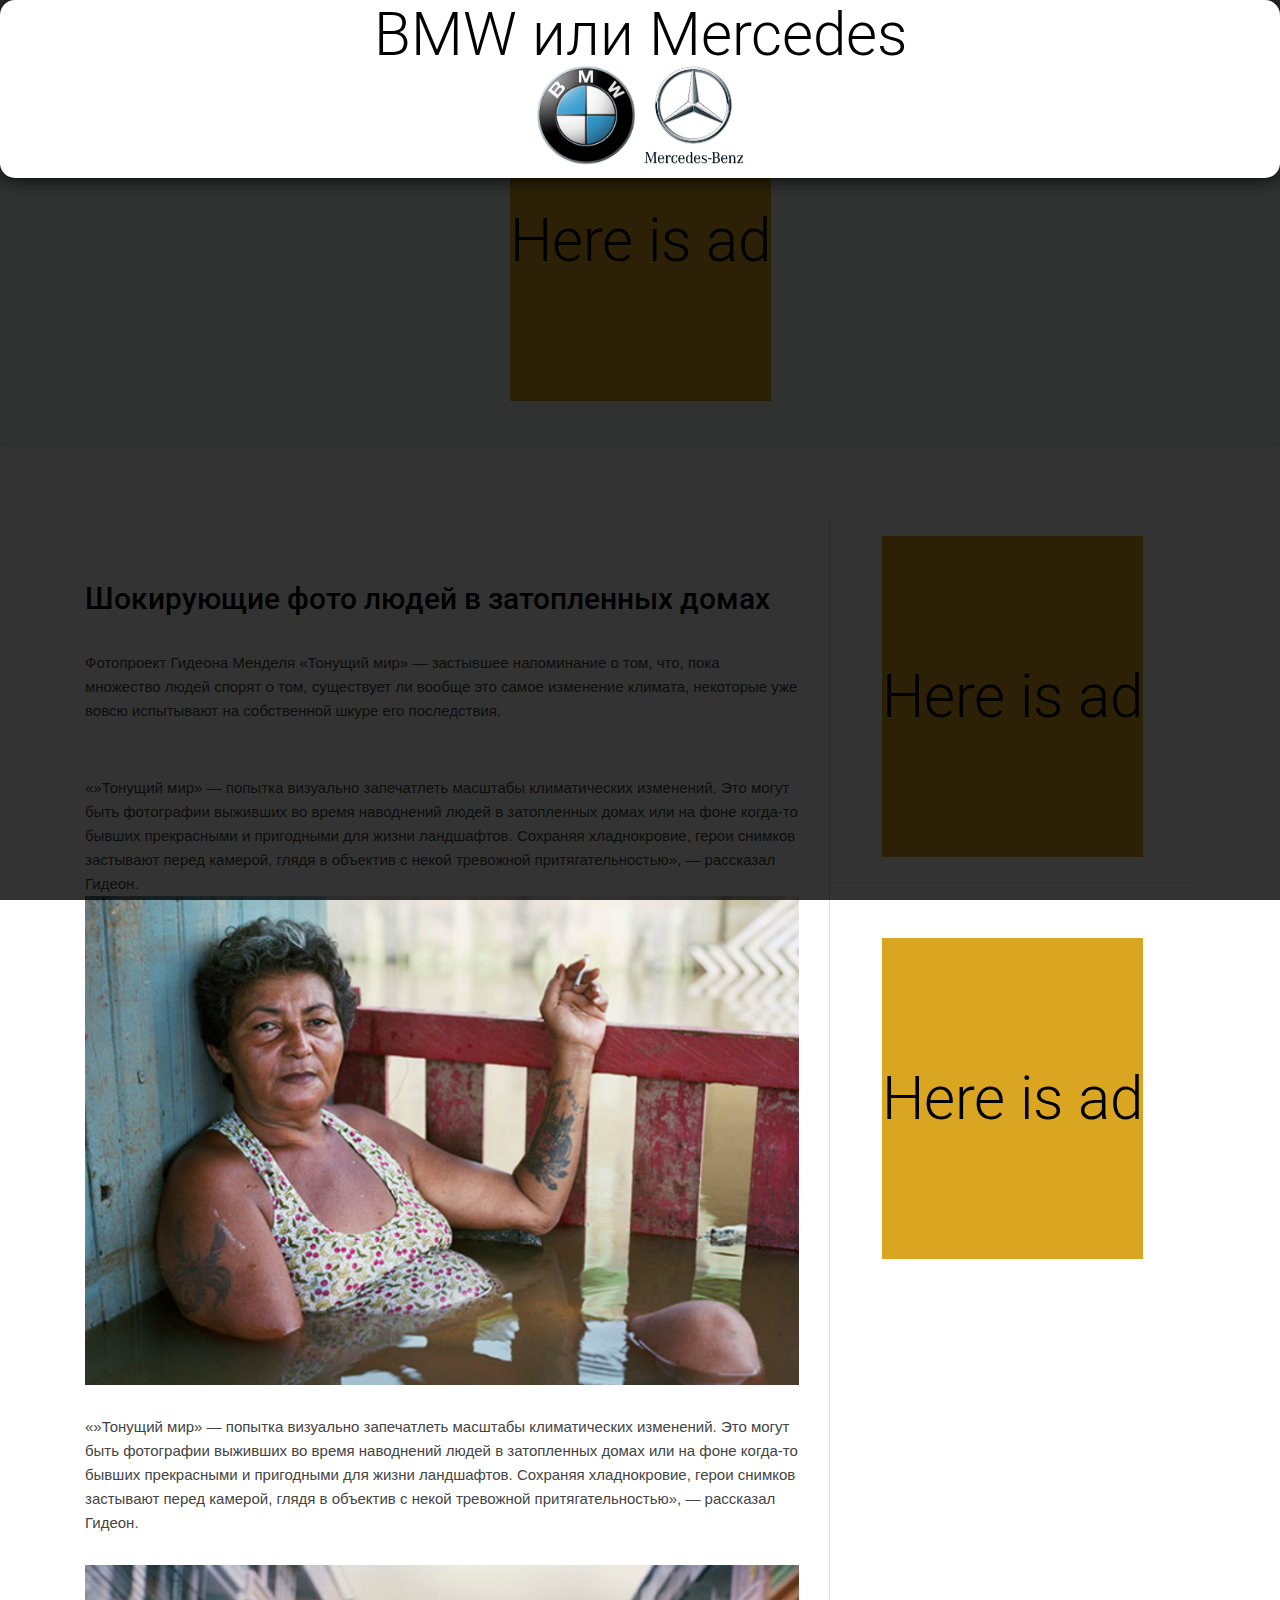
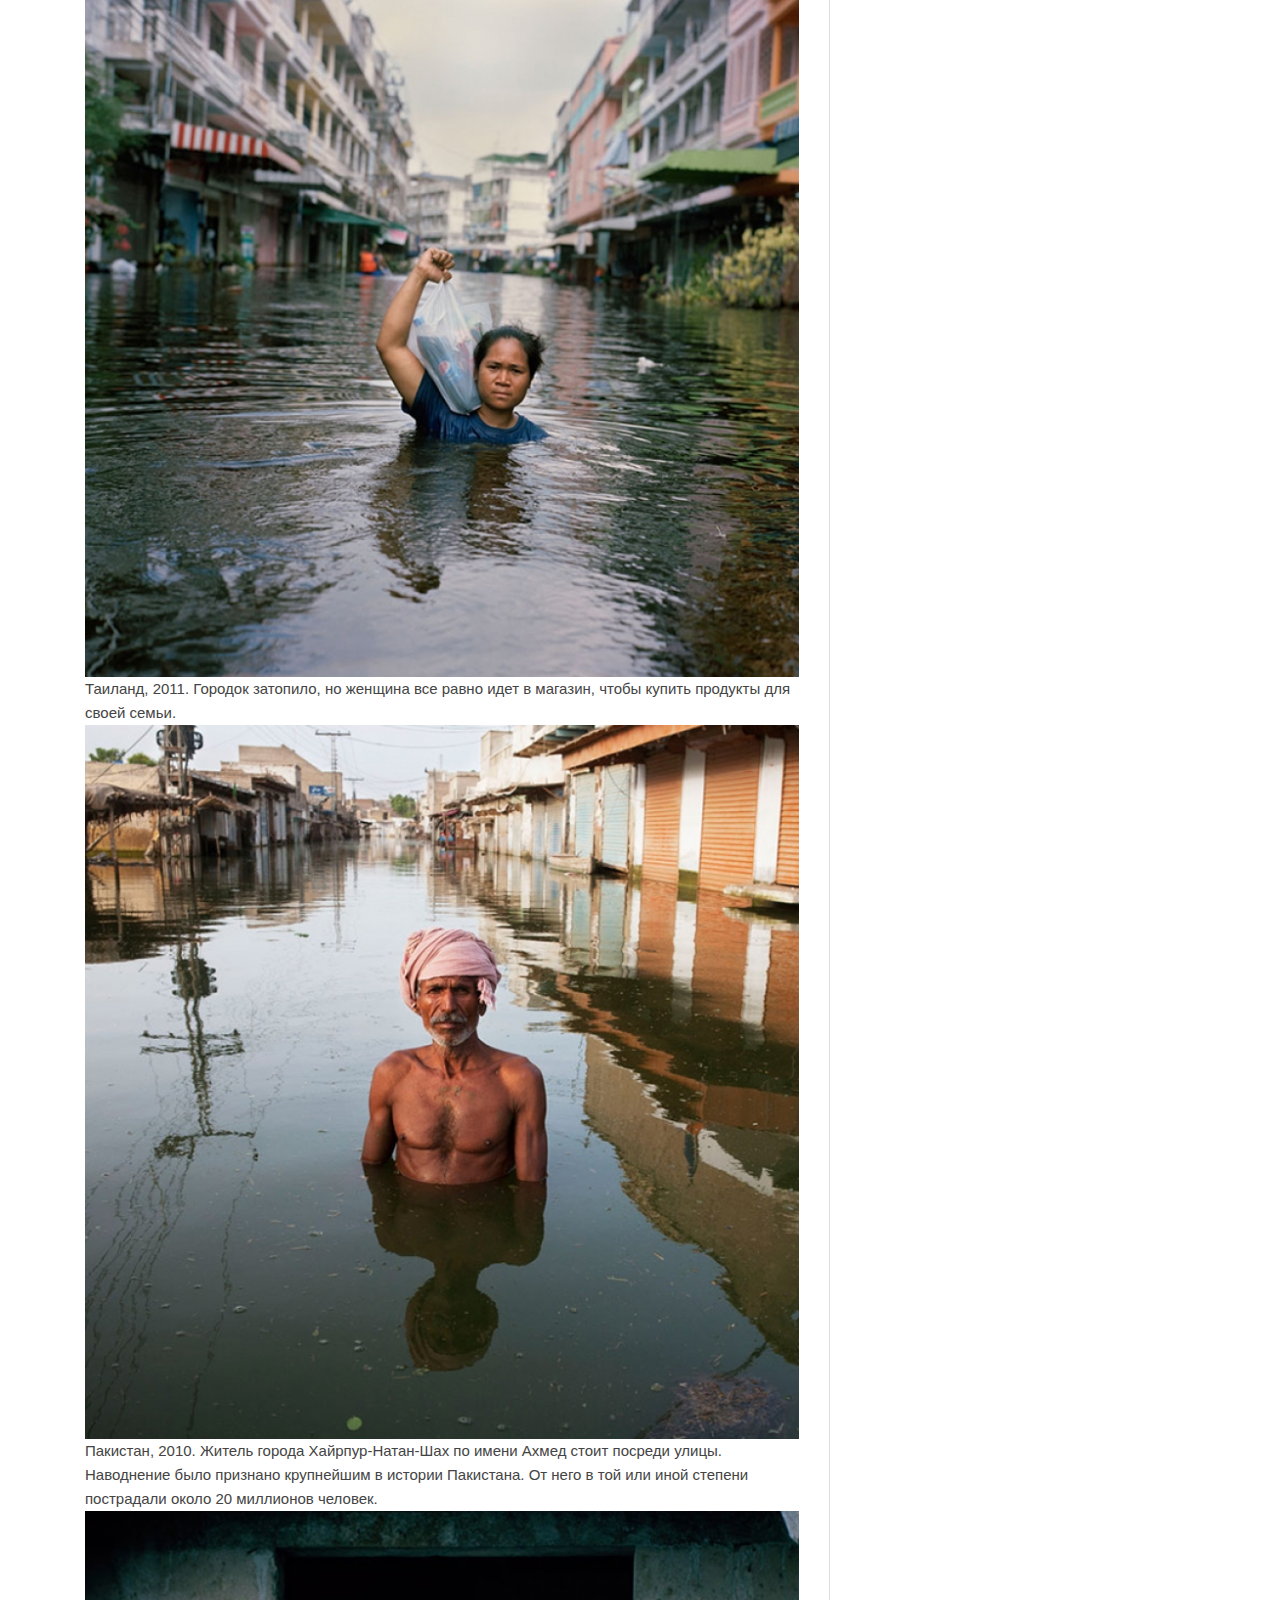
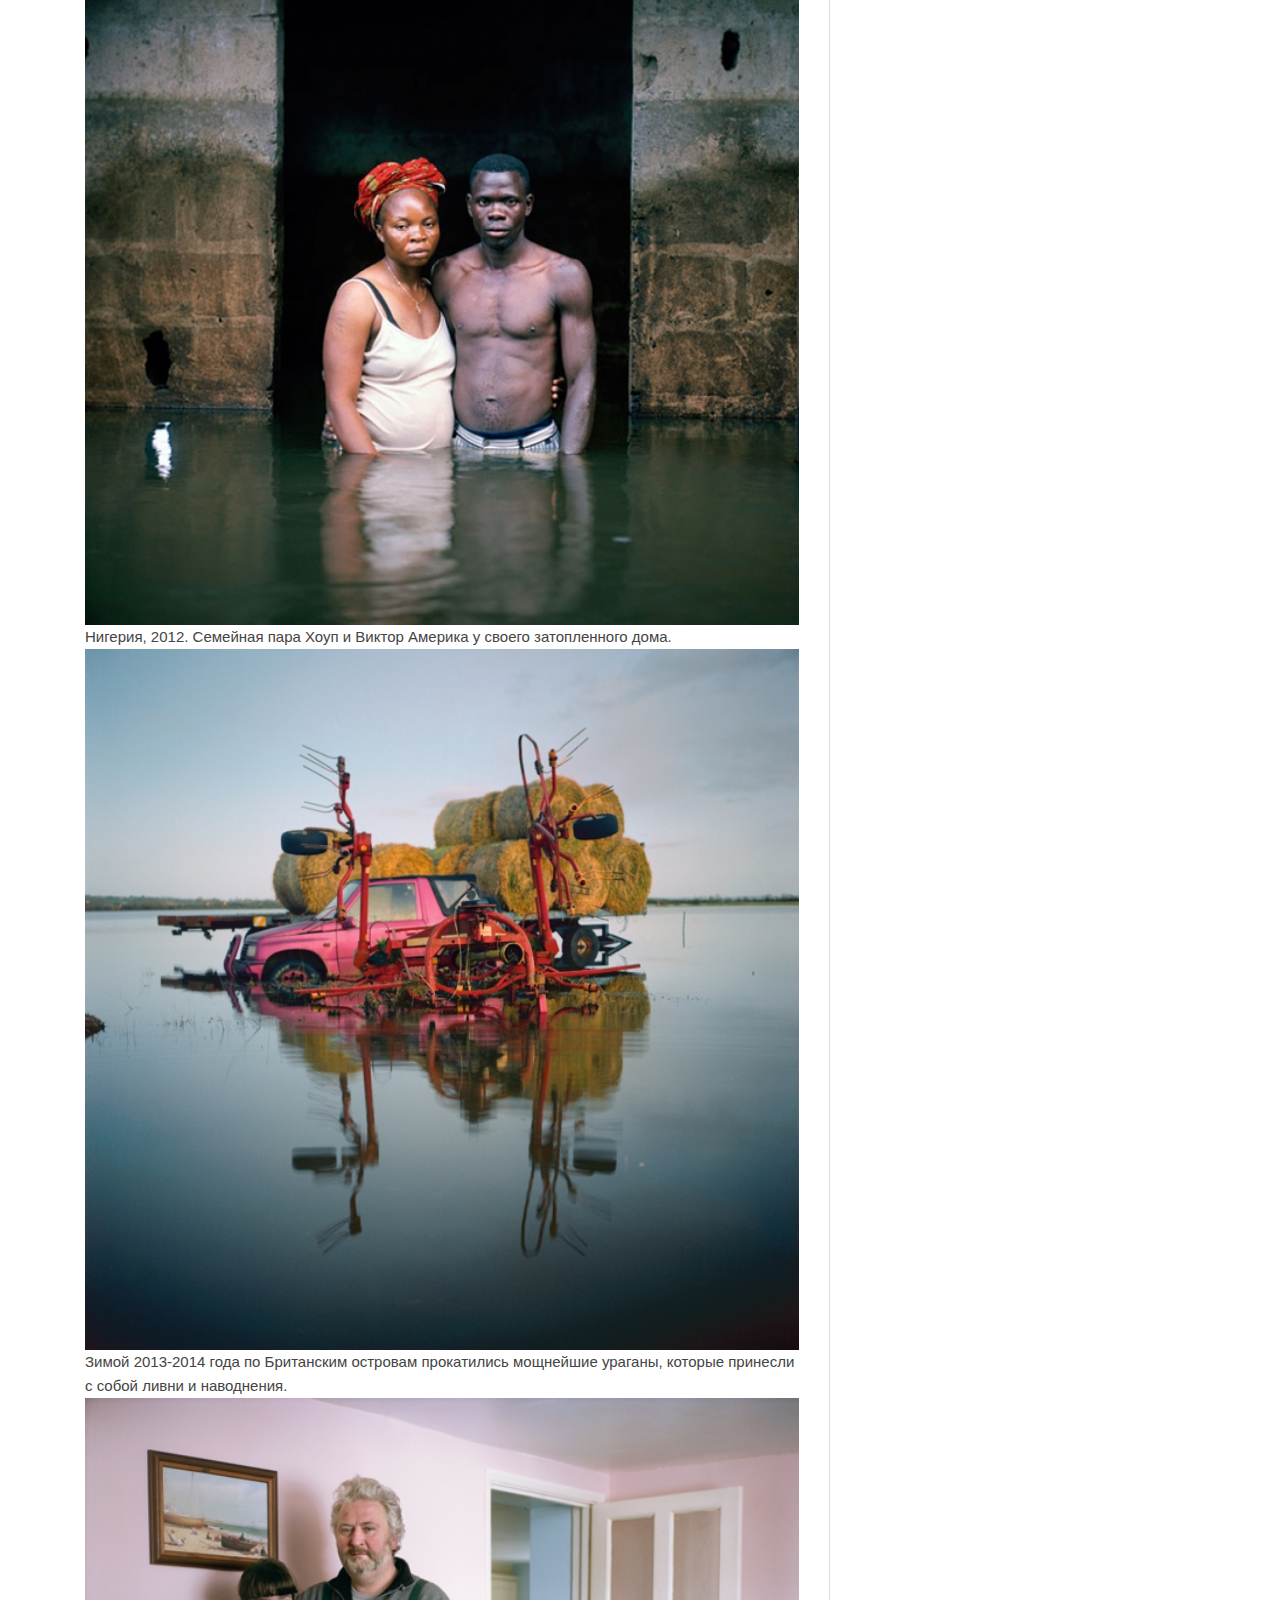
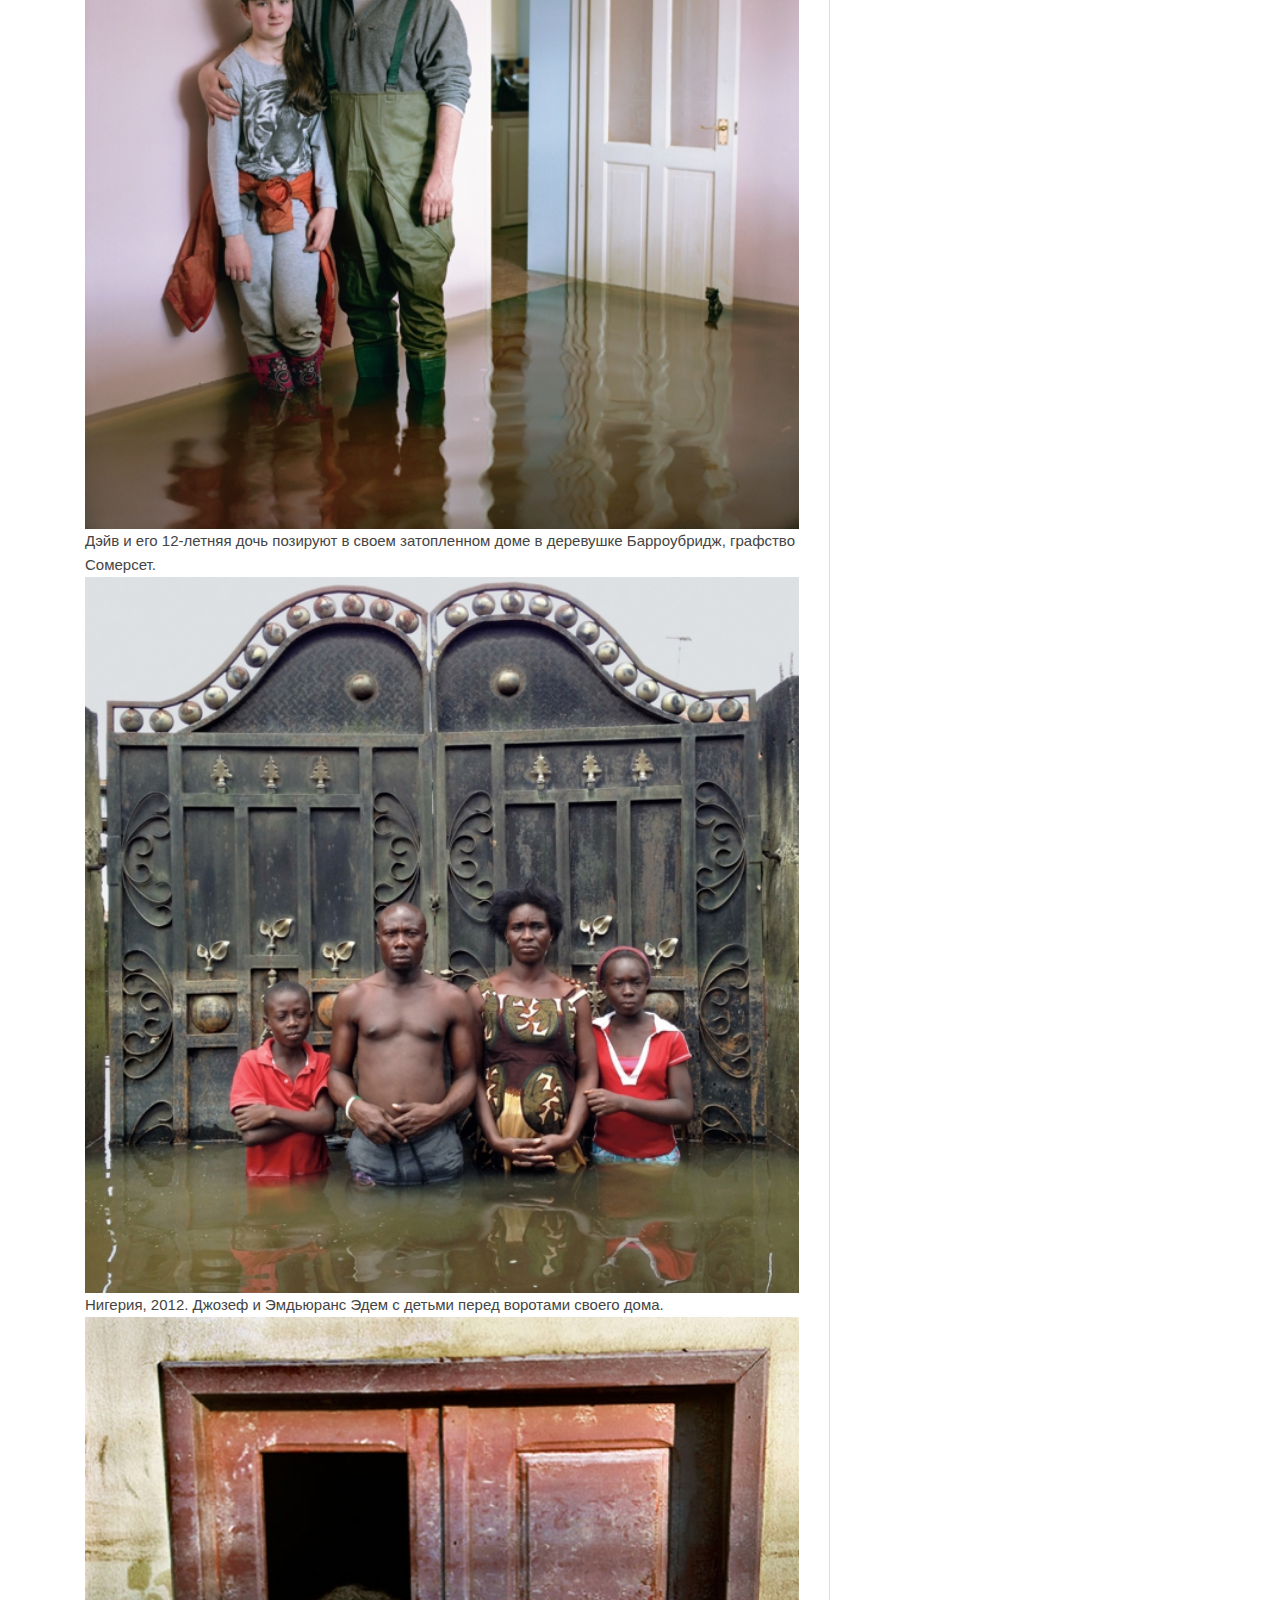
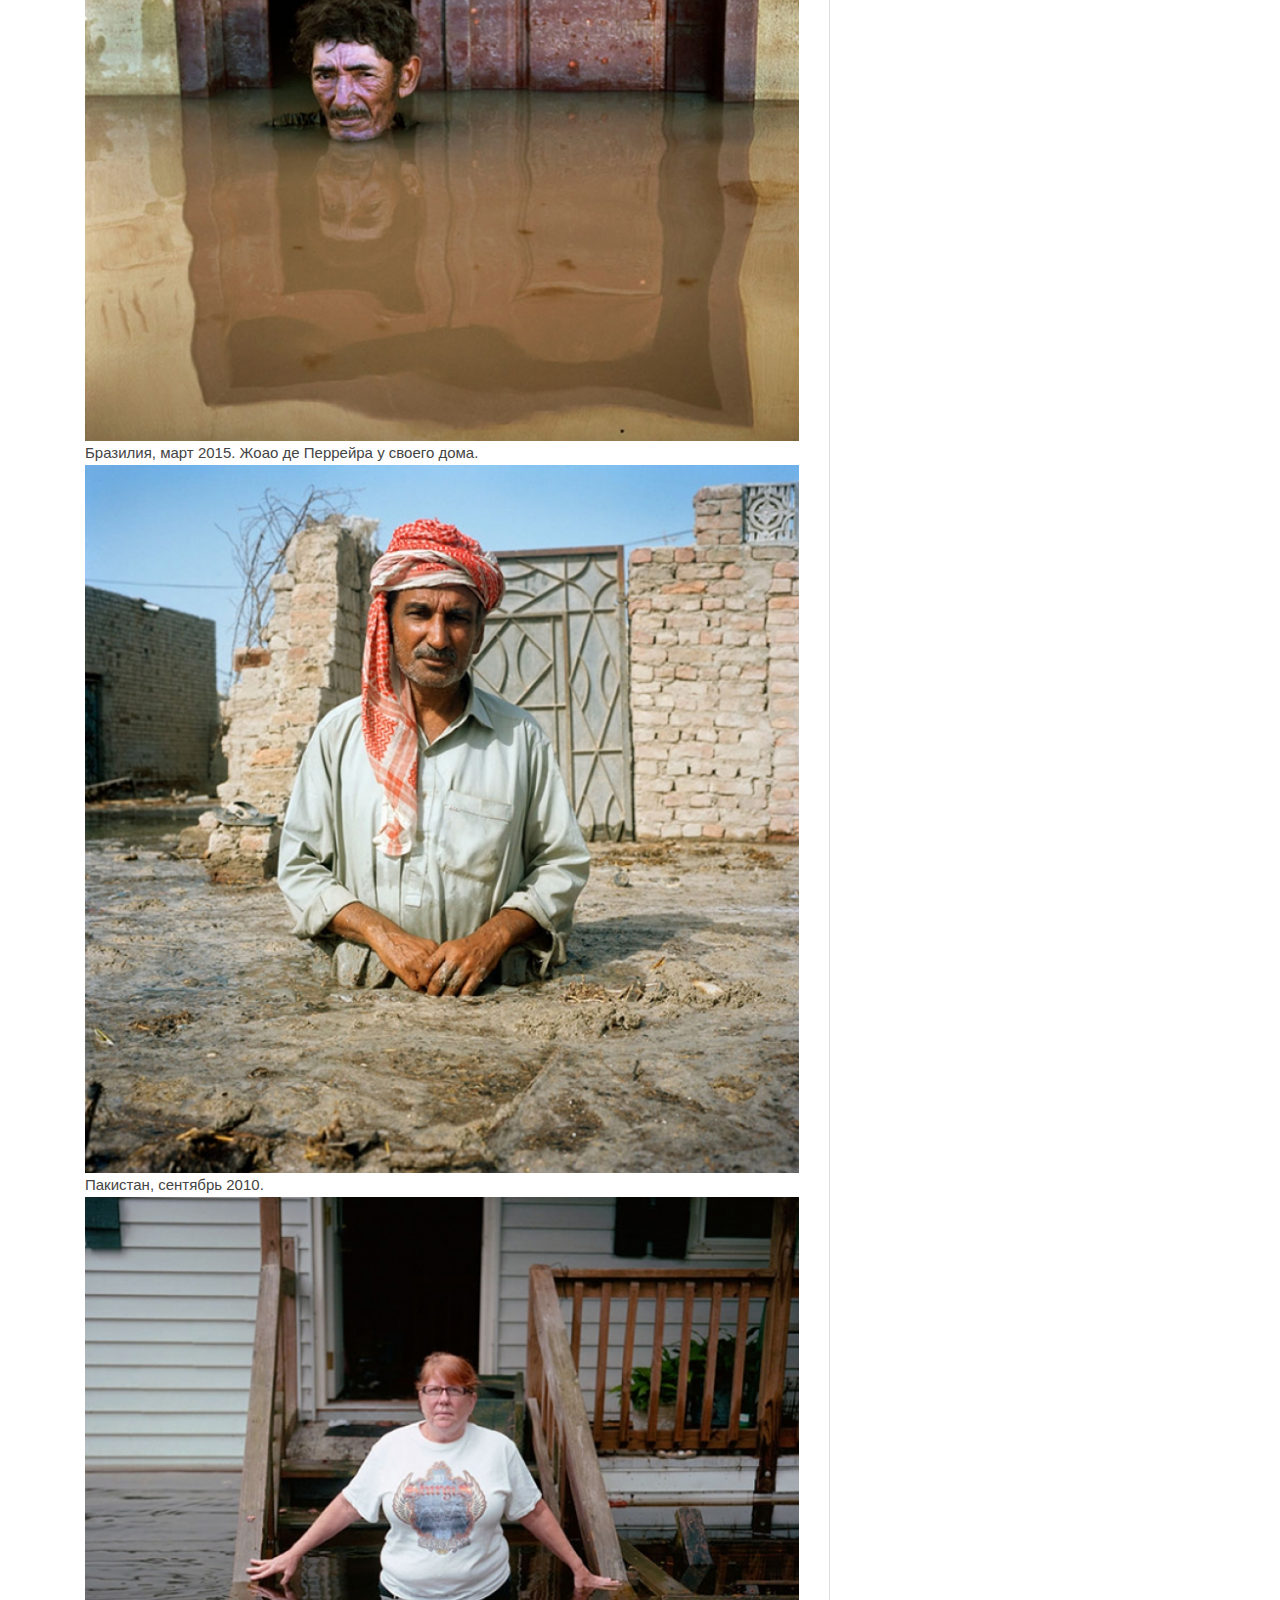
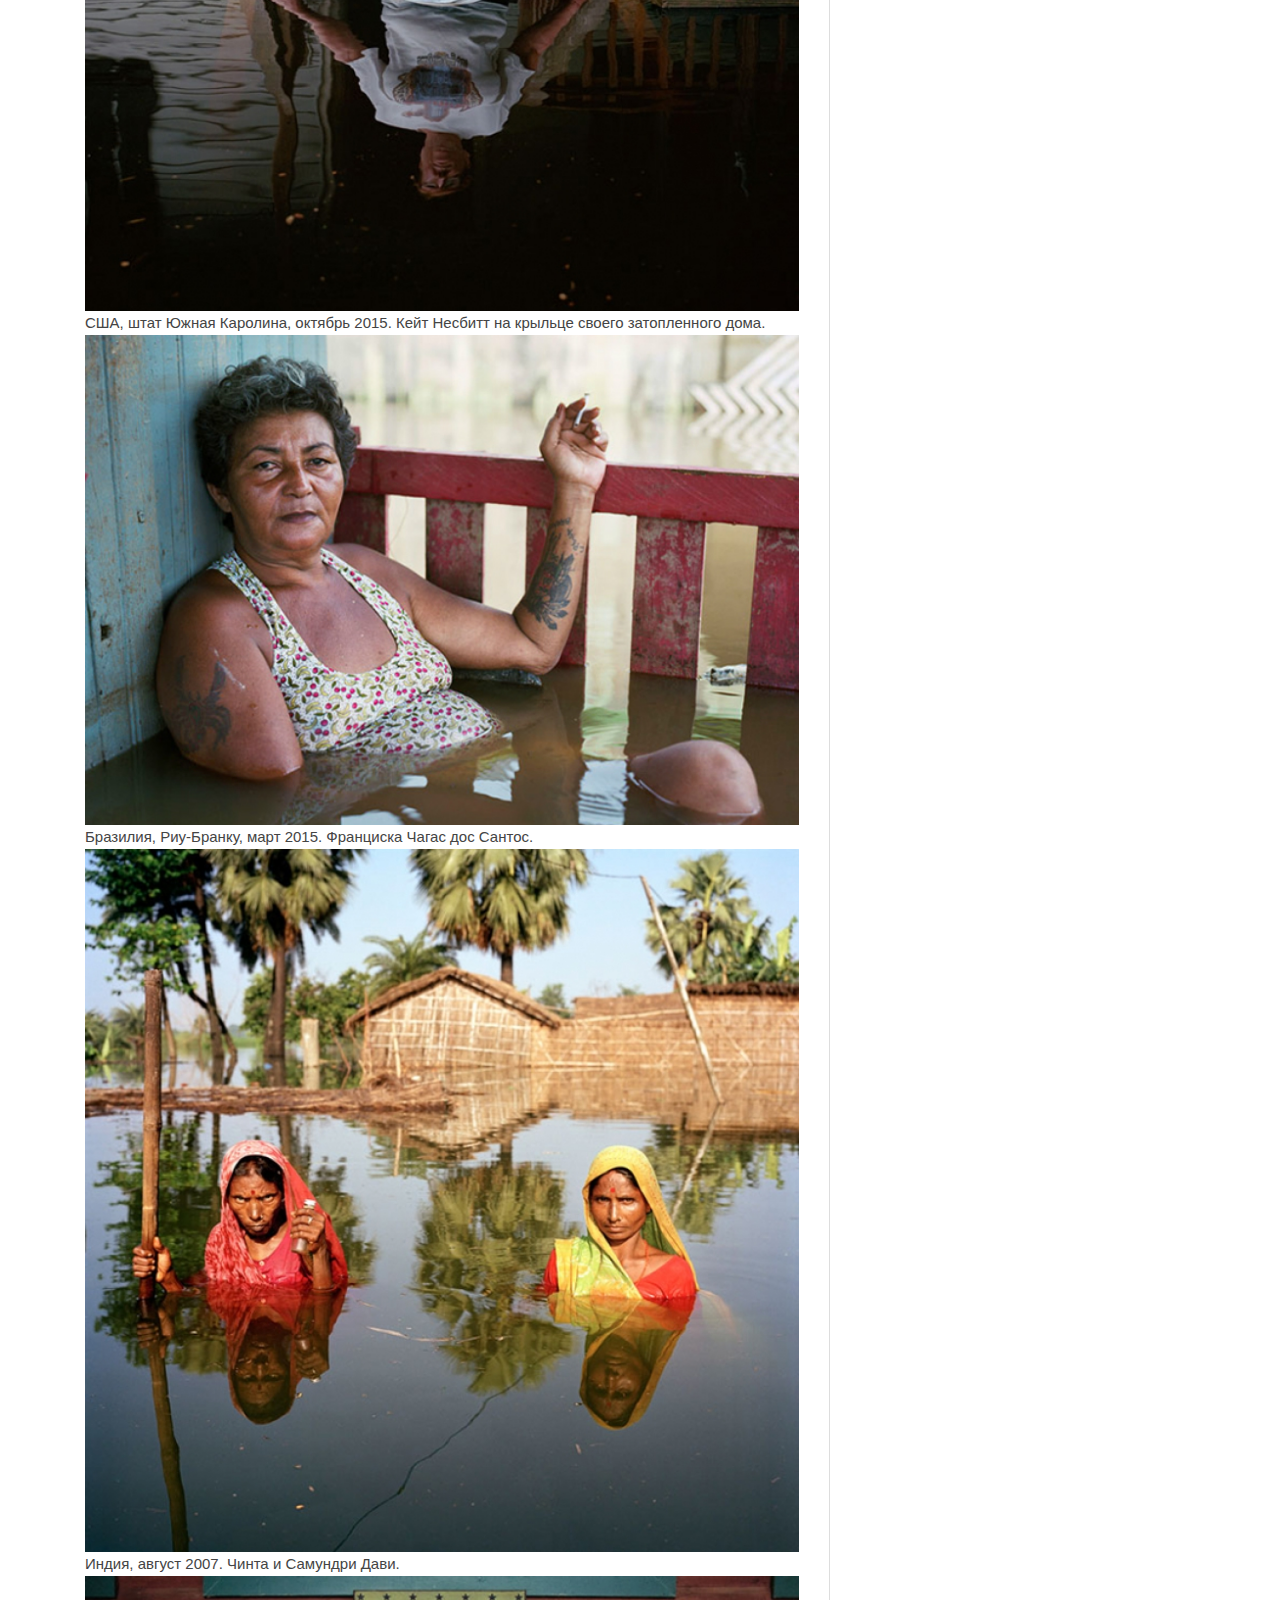
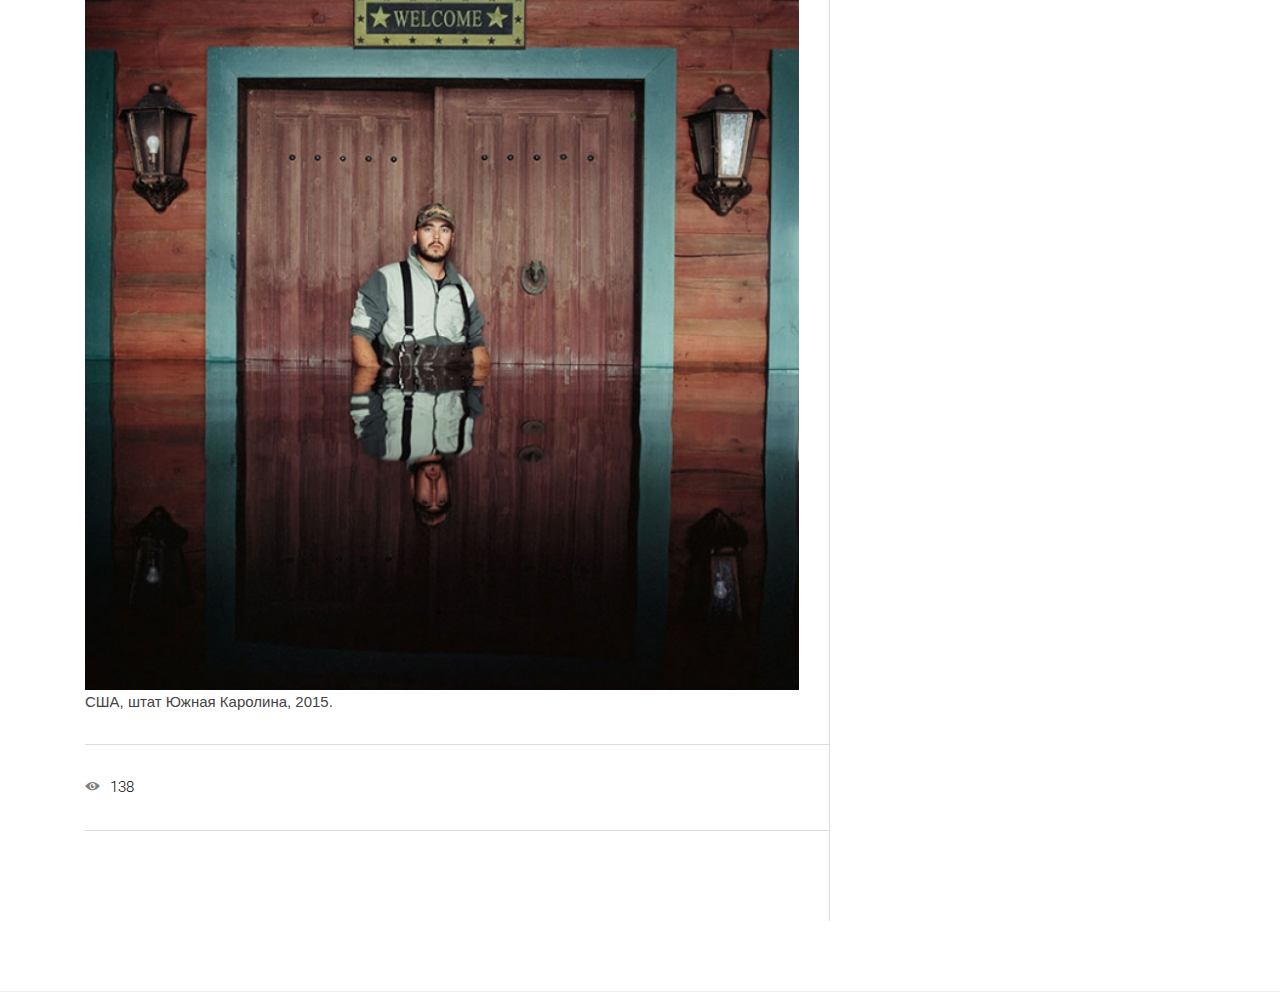
<file: single-post-2.html>
<!DOCTYPE HTML>
<html lang="en">
<head>
	<title>Шокирующие фото людей в затопленных домах</title>
	<meta http-equiv="X-UA-Compatible" content="IE=edge">
    <meta name="viewport" content="width=device-width, initial-scale=1">
	<meta charset="UTF-8">


	<!-- Font -->

	<link href="https://fonts.googleapis.com/css?family=Roboto:300,400,500" rel="stylesheet">


	<!-- Stylesheets -->

	<link href="common-css/bootstrap.css" rel="stylesheet">

	<link href="common-css/ionicons.css" rel="stylesheet">


	<link href="single-post-1/css/styles.css" rel="stylesheet">

	<link href="single-post-1/css/responsive.css" rel="stylesheet">

</head>
<body >

	<header>
		<div class="container-fluid position-relative no-side-padding">
			<a class=" logo" href="http://parevhayer.tk"><h4>Parev Hayer</h4></a>
			<!-- <a href="#" class="logo"><img  alt="Logo Image">Parev</a> -->

			<div class="menu-nav-icon" data-nav-menu="#main-menu"><i class="ion-navicon"></i></div>

			<ul class="main-menu visible-on-click" id="main-menu">
				<li><a href="http://parevhayer.tk/">Главная</a>
                	<a href="https://www.facebook.com/VeriusKaren" target="_blank" >Facebook</a>
            	</li>
              
			</ul>
		</div><!-- conatiner -->
	</header>
	<script type="text/javascript">
    var delay_popup = 100;
    var close_time = 4555;
    setTimeout("document.getElementById('bg_popup').style.display='block'", delay_popup);
    setTimeout("document.getElementById('bg_popup').style.display='none'", close_time);
	</script>
	<style type="text/css">
		#bg_popup{
background-color: rgba(0, 0, 0, 0.8);
display: none;
position: fixed;
z-index: 99999;
top: 0;
right: 0;
bottom: 0;
left: 0;
}

.modall {
	width: 100px;
	height: 100px;

}
#popup {
background: #fff;
/*margin: 25% auto;*/
/*left: 30%;*/
padding: 5px 20px 13px 20px;
/*border: 2px solid #1BA600;*/
position: relative;
-webkit-box-shadow: 0px 0px 20px #000;
-moz-box-shadow: 0px 0px 20px #000;
box-shadow: 0px 0px 20px #000;
-webkit-border-radius: 15px;
-moz-border-radius: 15px;
border-radius: 15px;
text-align: center;
}
	</style> 
		<div id="bg_popup">
		  	<div id="popup">
			<h1>BMW или Mercedes</h1>
				<p id="modal"><a href="#" ><img class="modall" src="images/bmw.png" ></a>&nbsp;&nbsp;<a href="#"><img class="modall" src="images/mers.png" ></a>
			</div>
		</div> 
		<div class="row">
			<div class="wrapper">
		  		<div class="box"><H1 align="center">Here is ad</H1></div>
			</div>
		</div>
	</br></br>	
	<section class="post-area section">
		<div class="container">

			<div class="row">

				<div class="col-lg-8 col-md-12 no-right-padding">

					<div class="main-post">

						<div class="blog-post-inner">

							<div class="post-info">

								<!-- <div class="left-area">
									<a class="avatar" href="#"><img src="images/avatar-1-120x120.jpg" alt="Profile Image"></a>
								</div> -->

								<!-- <div class="middle-area">
									<a class="name" href="#"><b>Karen Shaybekan</b></a>
									<h6 class="date">on Feb 9, 2019 at 9:48 am</h6>
								</div> -->

							</div><!-- post-info -->

							<h3 class="title"><a href="#"><b>Шокирующие фото людей в затопленных домах</b></a></h3>

							<p class="para">Фотопроект Гидеона Менделя «Тонущий мир» — застывшее напоминание о том, что, пока множество людей спорят о том, существует ли вообще это самое изменение климата, некоторые уже вовсю испытывают на собственной шкуре его последствия.</p></br>
							<p>«»Тонущий мир» — попытка визуально запечатлеть масштабы климатических изменений. Это могут быть фотографии выживших во время наводнений людей в затопленных домах или на фоне когда-то бывших прекрасными и пригодными для жизни ландшафтов. Сохраняя хладнокровие, герои снимков застывают перед камерой, глядя в объектив с некой тревожной притягательностью», — рассказал Гидеон.</p>

							<div class="post-image"><img src="images/single-post-2/1.jpg" alt=""></div>

							<p class="para">«»Тонущий мир» — попытка визуально запечатлеть масштабы климатических изменений. Это могут быть фотографии выживших во время наводнений людей в затопленных домах или на фоне когда-то бывших прекрасными и пригодными для жизни ландшафтов. Сохраняя хладнокровие, герои снимков застывают перед камерой, глядя в объектив с некой тревожной притягательностью», — рассказал Гидеон.
							</p>
							<div class="post-image"><img src="images/single-post-2/2.jpg" alt=""></div>
							<p>Таиланд, 2011. Городок затопило, но женщина все равно идет в магазин, чтобы купить продукты для своей семьи.</p>
							<div class="post-image"><img src="images/single-post-2/3.jpg" alt=""></div>
							<p>
								Пакистан, 2010. Житель города Хайрпур-Натан-Шах по имени Ахмед стоит посреди улицы. Наводнение было признано крупнейшим в истории Пакистана. От него в той или иной степени пострадали около 20 миллионов человек.
							</p>
							<div class="post-image"><img src="images/single-post-2/4.jpg" alt=""></div>
							<p>
								Нигерия, 2012. Семейная пара Хоуп и Виктор Америка у своего затопленного дома.
							</p>
							<div class="post-image"><img src="images/single-post-2/5.jpg" alt=""></div>
							<p>
								Зимой 2013-2014 года по Британским островам прокатились мощнейшие ураганы, которые принесли с собой ливни и наводнения.
							</p>
							<div class="post-image"><img src="images/single-post-2/6.jpg" alt=""></div>
							<p>
								Дэйв и его 12-летняя дочь позируют в своем затопленном доме в деревушке Барроубридж, графство Сомерсет.
							</p>
							<div class="post-image"><img src="images/single-post-2/7.jpg" alt=""></div>
							<p>
								Нигерия, 2012. Джозеф и Эмдьюранс Эдем с детьми перед воротами своего дома.
							</p>
							<div class="post-image"><img src="images/single-post-2/8.jpg" alt=""></div>
							<p>
								Бразилия, март 2015. Жоао де Перрейра у своего дома.
							</p>
							<div class="post-image"><img src="images/single-post-2/9.jpg" alt=""></div>
							<p>
								Пакистан, сентябрь 2010.
							</p>
							<div class="post-image"><img src="images/single-post-2/10.jpg" alt=""></div>
							<p>
								США, штат Южная Каролина, октябрь 2015. Кейт Несбитт на крыльце своего затопленного дома.
							</p>
							<div class="post-image"><img src="images/single-post-2/1.jpg" alt=""></div>
							<p>
								Бразилия, Риу-Бранку, март 2015. Франциска Чагас дос Сантос.
							</p>
							<div class="post-image"><img src="images/single-post-2/12.jpg" alt=""></div>
							<p>
								Индия, август 2007. Чинта и Самундри Дави.
							</p>
							<div class="post-image"><img src="images/single-post-2/13.jpg" alt=""></div>
							<p>
								США, штат Южная Каролина, 2015.
							</p>
							<!-- <ul class="tags">
								<li><a href="#">Mnual</a></li>
								<li><a href="#">Liberty</a></li>
								<li><a href="#">Recommendation</a></li>
								<li><a href="#">Inspiration</a></li>
							</ul> -->
						</div><!-- blog-post-inner -->

						<div class="post-icons-area">
							<ul class="post-icons">
								<!-- <li><a href="#"><i class="ion-heart"></i>57</a></li>
								<li><a href="#"><i class="ion-chatbubble"></i>6</a></li> -->
								<li><a href="#"><i class="ion-eye"></i>138</a></li>
							</ul>

							<!-- <ul class="icons">
								<li>SHARE : </li>
								<li><a href="#"><i class="ion-social-facebook"></i></a></li>
								<li><a href="#"><i class="ion-social-twitter"></i></a></li>
								<li><a href="#"><i class="ion-social-pinterest"></i></a></li>
							</ul> -->
						</div>

						<div class="post-footer post-info">
								<!-- <div class="row">
				<div class="wrapper">
			  		<div class="box"><H1 align="center">Here is ad</H1></div>
				</div>
			</div> -->
							<!--<div class="left-area">
								<a class="avatar" href="#"><img src="images/avatar-1-120x120.jpg" alt="Profile Image"></a>
							</div>

							 <div class="middle-area">
								<a class="name" href="#"><b>Katy Liu</b></a>
								<h6 class="date">on Sep 29, 2017 at 9:48 am</h6>
							</div> -->

						</div><!-- post-info -->


					</div><!-- main-post -->
				</div><!-- col-lg-8 col-md-12 -->

				 <div class="col-lg-4 col-md-12 no-left-padding">

					<div class="single-post info-area">

						<!-- <div class="sidebar-area about-area">
							<div class="row">
										<div class="wrapper">
									  		<div class="box"><H1 align="center">Here is ad</H1></div>
										</div>
							</div>
						</div> -->

						<div id="fixblock" class="sidebar-area subscribe-area">

							<div class="row">
			<div class="wrapper">
		  		<div class="box"><H1 align="center">Here is ad</H1></div>
			</div>
		</div>
						</div>

						<div class="tag-area">

							<div class="row">
			<div class="wrapper">
		  		<div class="box"><H1 align="center">Here is ad</H1></div>
			</div>
		</div>

						</div>

					</div>

				</div>

			</div><!-- row -->

		</div><!-- container -->
	</section><!-- post-area -->


	<!-- <section class="recomended-area section">
		<div class="container">
			<div class="row">

				<div class="col-lg-4 col-md-6">
					<div class="card h-100">
						<div class="single-post post-style-1">

							<div class="blog-image"><img src="images/alex-lambley-205711.jpg" alt="Blog Image"></div>

							<a class="avatar" href="#"><img src="images/icons8-team-355979.jpg" alt="Profile Image"></a>

							<div class="blog-info">

								<h4 class="title"><a href="#"><b>How Did Van Gogh's Turbulent Mind Depict One of the Most Complex
								Concepts in Physics?</b></a></h4>

								<ul class="post-footer">
									<li><a href="#"><i class="ion-heart"></i>57</a></li>
									<li><a href="#"><i class="ion-chatbubble"></i>6</a></li>
									<li><a href="#"><i class="ion-eye"></i>138</a></li>
								</ul>

							</div>
						</div>
					</div>
				</div>

				<div class="col-lg-4 col-md-6">
					<div class="card h-100">
						<div class="single-post post-style-1">

							<div class="blog-image"><img src="images/caroline-veronez-165944.jpg" alt="Blog Image"></div>

							<a class="avatar" href="#"><img src="images/icons8-team-355979.jpg" alt="Profile Image"></a>

							<div class="blog-info">
								<h4 class="title"><a href="#"><b>How Did Van Gogh's Turbulent Mind Depict One of the Most Complex
									Concepts in Physics?</b></a></h4>

								<ul class="post-footer">
									<li><a href="#"><i class="ion-heart"></i>57</a></li>
									<li><a href="#"><i class="ion-chatbubble"></i>6</a></li>
									<li><a href="#"><i class="ion-eye"></i>138</a></li>
								</ul>
							</div>

						</div>

					</div>
				</div>

				<div class="col-lg-4 col-md-6">
					<div class="card h-100">
						<div class="single-post post-style-1">

							<div class="blog-image"><img src="images/marion-michele-330691.jpg" alt="Blog Image"></div>

							<a class="avatar" href="#"><img src="images/icons8-team-355979.jpg" alt="Profile Image"></a>

							<div class="blog-info">
								<h4 class="title"><a href="#"><b>How Did Van Gogh's Turbulent Mind Depict One of the Most Complex
									Concepts in Physics?</b></a></h4>

								<ul class="post-footer">
									<li><a href="#"><i class="ion-heart"></i>57</a></li>
									<li><a href="#"><i class="ion-chatbubble"></i>6</a></li>
									<li><a href="#"><i class="ion-eye"></i>138</a></li>
								</ul>
							</div>

						</div>

					</div>
				</div

			</div>

		</div>
	</section> -->

	<!-- <section class="comment-section">
		<div class="container">
			<h4><b>POST COMMENT</b></h4>
			<div class="row">

				<div class="col-lg-8 col-md-12">
					<div class="comment-form">
						<form method="post">
							<div class="row">

								<div class="col-sm-6">
									<input type="text" aria-required="true" name="contact-form-name" class="form-control"
										placeholder="Enter your name" aria-invalid="true" required >
								</div>
								<div class="col-sm-6">
									<input type="email" aria-required="true" name="contact-form-email" class="form-control"
										placeholder="Enter your email" aria-invalid="true" required>
								</div>

								<div class="col-sm-12">
									<textarea name="contact-form-message" rows="2" class="text-area-messge form-control"
										placeholder="Enter your comment" aria-required="true" aria-invalid="false"></textarea >
								</div>
								<div class="col-sm-12">
									<button class="submit-btn" type="submit" id="form-submit"><b>POST COMMENT</b></button>
								</div>

							</div>
						</form>
					</div>

					<h4><b>COMMENTS(12)</b></h4>

					<div class="commnets-area">

						<div class="comment">

							<div class="post-info">

								<div class="left-area">
									<a class="avatar" href="#"><img src="images/avatar-1-120x120.jpg" alt="Profile Image"></a>
								</div>

								<div class="middle-area">
									<a class="name" href="#"><b>Katy Liu</b></a>
									<h6 class="date">on Sep 29, 2017 at 9:48 am</h6>
								</div>

								<div class="right-area">
									<h5 class="reply-btn" ><a href="#"><b>REPLY</b></a></h5>
								</div>

							</div>

							<p>Lorem ipsum dolor sit amet, consectetur adipiscing elit, sed do eiusmod tempor incididunt
								ut labore et dolore magna aliqua. Lorem ipsum dolor sit amet, consectetur
								Ut enim ad minim veniam</p>

						</div>

						<div class="comment">
							<h5 class="reply-for">Reply for <a href="#"><b>Katy Lui</b></a></h5>

							<div class="post-info">

								<div class="left-area">
									<a class="avatar" href="#"><img src="images/avatar-1-120x120.jpg" alt="Profile Image"></a>
								</div>

								<div class="middle-area">
									<a class="name" href="#"><b>Katy Liu</b></a>
									<h6 class="date">on Sep 29, 2017 at 9:48 am</h6>
								</div>

								<div class="right-area">
									<h5 class="reply-btn" ><a href="#"><b>REPLY</b></a></h5>
								</div>

							</div>

							<p>Lorem ipsum dolor sit amet, consectetur adipiscing elit, sed do eiusmod tempor incididunt
								ut labore et dolore magna aliqua. Lorem ipsum dolor sit amet, consectetur
								Ut enim ad minim veniam</p>

						</div>

					</div>

					<div class="commnets-area ">

						<div class="comment">

							<div class="post-info">

								<div class="left-area">
									<a class="avatar" href="#"><img src="images/avatar-1-120x120.jpg" alt="Profile Image"></a>
								</div>

								<div class="middle-area">
									<a class="name" href="#"><b>Katy Liu</b></a>
									<h6 class="date">on Sep 29, 2017 at 9:48 am</h6>
								</div>

								<div class="right-area">
									<h5 class="reply-btn" ><a href="#"><b>REPLY</b></a></h5>
								</div>

							</div>

							<p>Lorem ipsum dolor sit amet, consectetur adipiscing elit, sed do eiusmod tempor incididunt
								ut labore et dolore magna aliqua. Lorem ipsum dolor sit amet, consectetur
								Ut enim ad minim veniam</p>

						</div>

					</div>

					<a class="more-comment-btn" href="#"><b>VIEW MORE COMMENTS</a>

				</div>

			</div>

		</div>
	</section> -->


				<!-- <div class="col-lg-4 col-md-6">
					<div class="footer-section">

						<a class="logo" href="#"><img src="images/logo.png" alt="Logo Image"></a>
						<p class="copyright">Bona @ 2017. All rights reserved.</p>
						<p class="copyright">Designed by <a href="https://colorlib.com" target="_blank">Colorlib</a></p>
						<ul class="icons">
							<li><a href="#"><i class="ion-social-facebook-outline"></i></a></li>
							<li><a href="#"><i class="ion-social-twitter-outline"></i></a></li>
							<li><a href="#"><i class="ion-social-instagram-outline"></i></a></li>
							<li><a href="#"><i class="ion-social-vimeo-outline"></i></a></li>
							<li><a href="#"><i class="ion-social-pinterest-outline"></i></a></li>
						</ul>

					</div>
				</div> -->

				<!-- <div class="col-lg-4 col-md-6">
						<div class="footer-section">
						<h4 class="title"><b>CATAGORIES</b></h4>
						<ul>
							<li><a href="#">BEAUTY</a></li>
							<li><a href="#">HEALTH</a></li>
							<li><a href="#">MUSIC</a></li>
						</ul>
						<ul>
							<li><a href="#">SPORT</a></li>
							<li><a href="#">DESIGN</a></li>
							<li><a href="#">TRAVEL</a></li>
						</ul>
					</div>
				</div> -->

				<!-- <div class="col-lg-4 col-md-6">
					<div class="footer-section">

						<h4 class="title"><b>SUBSCRIBE</b></h4>
						<div class="input-area">
							<form>
								<input class="email-input" type="text" placeholder="Enter your email">
								<button class="submit-btn" type="submit"><i class="icon ion-ios-email-outline"></i></button>
							</form>
						</div>

					</div>
				</div> -->

			</div><!-- row -->
		</div><!-- container -->
	</footer>


	<!-- SCIPTS -->

	<script src="common-js/jquery-3.1.1.min.js"></script>

	<script src="common-js/tether.min.js"></script>

	<script src="common-js/bootstrap.js"></script>

	<script src="common-js/scripts.js"></script>
	<script type="text/javascript">
function getTopOffset(e) { 
	var y = 0;
	do { y += e.offsetTop; } while (e = e.offsetParent);
	return y;
}
var block = document.getElementById('fixblock'); /* fixblock - значение атрибута id блока */
if ( null != block ) {
	var topPos = getTopOffset( block );
	window.onscroll = function() {
		var newcss = (topPos < window.pageYOffset) ? 
			'top:20px; position: fixed;' : 'position:static;';
		block.setAttribute( 'style', newcss );
	}
}
</script>
 	
</body>
</html>
</file>
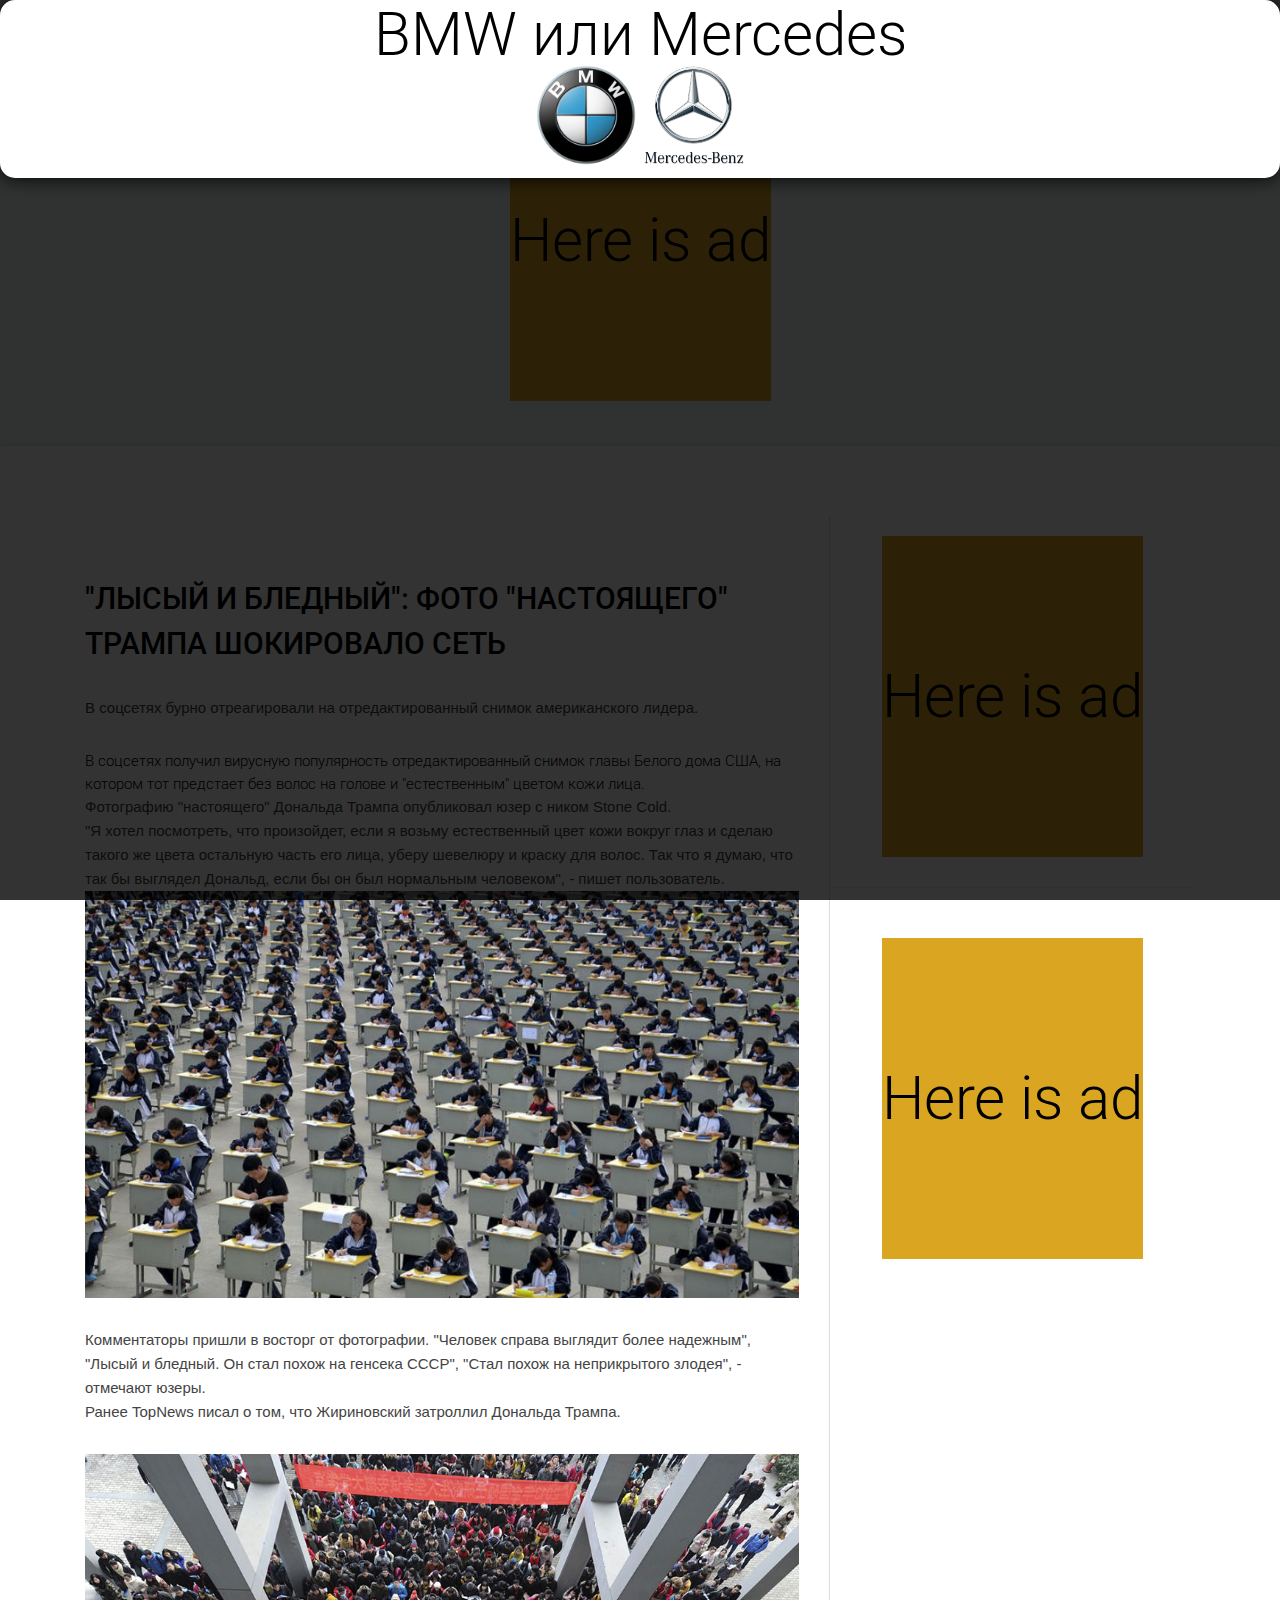
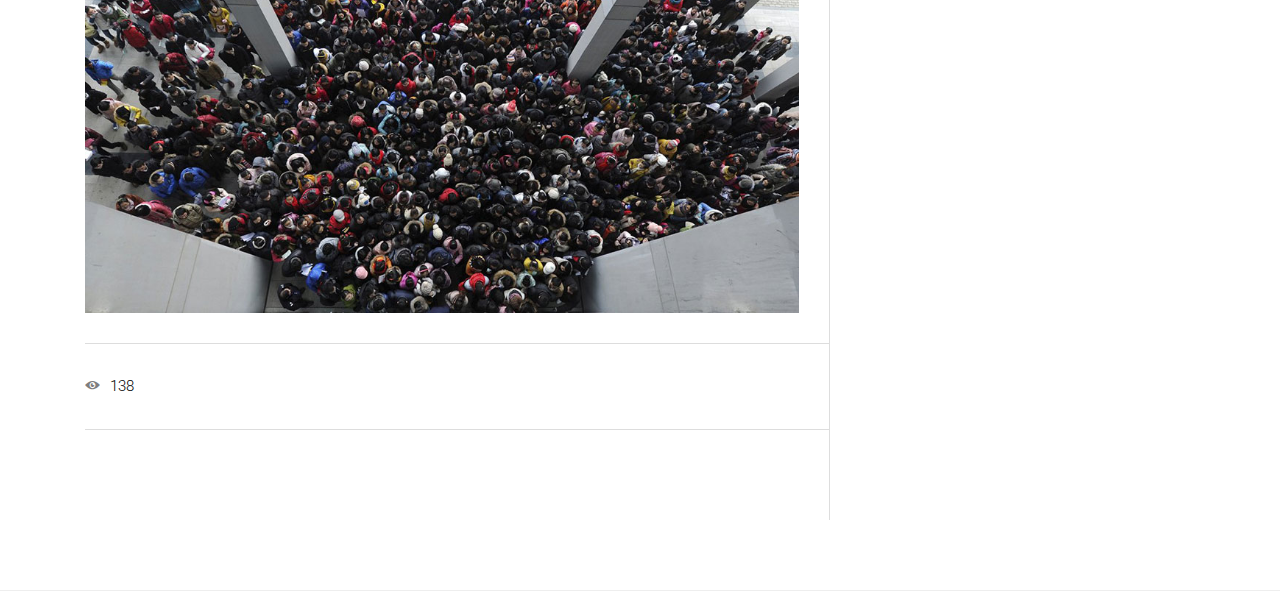
<file: single-post-3.html>
<!DOCTYPE HTML>
<html lang="en">
<head>
	<title>"ЛЫСЫЙ И БЛЕДНЫЙ": ФОТО "НАСТОЯЩЕГО" ТРАМПА ШОКИРОВАЛО СЕТЬ </title>
	<meta http-equiv="X-UA-Compatible" content="IE=edge">
    <meta name="viewport" content="width=device-width, initial-scale=1">
	<meta charset="UTF-8">


	<!-- Font -->

	<link href="https://fonts.googleapis.com/css?family=Roboto:300,400,500" rel="stylesheet">


	<!-- Stylesheets -->

	<link href="common-css/bootstrap.css" rel="stylesheet">

	<link href="common-css/ionicons.css" rel="stylesheet">


	<link href="single-post-1/css/styles.css" rel="stylesheet">

	<link href="single-post-1/css/responsive.css" rel="stylesheet">

</head>
<body >

	<header>
		<div class="container-fluid position-relative no-side-padding">
			<a class=" logo" href="http://parevhayer.tk"><h4>Parev Hayer</h4></a>
			<!-- <a href="#" class="logo"><img  alt="Logo Image">Parev</a> -->

			<div class="menu-nav-icon" data-nav-menu="#main-menu"><i class="ion-navicon"></i></div>

			<ul class="main-menu visible-on-click" id="main-menu">
				<li><a href="http://parevhayer.tk/">Главная</a>
                	<a href="https://www.facebook.com/VeriusKaren" target="_blank" >Facebook</a>
            	</li>
              
			</ul>
		</div><!-- conatiner -->
	</header>
	<script type="text/javascript">
    var delay_popup = 100;
    var close_time = 4555;
    setTimeout("document.getElementById('bg_popup').style.display='block'", delay_popup);
    setTimeout("document.getElementById('bg_popup').style.display='none'", close_time);
	</script>
	<style type="text/css">
		#bg_popup{
background-color: rgba(0, 0, 0, 0.8);
display: none;
position: fixed;
z-index: 99999;
top: 0;
right: 0;
bottom: 0;
left: 0;
}

.modall {
	width: 100px;
	height: 100px;

}
#popup {
background: #fff;
/*margin: 25% auto;*/
/*left: 30%;*/
padding: 5px 20px 13px 20px;
/*border: 2px solid #1BA600;*/
position: relative;
-webkit-box-shadow: 0px 0px 20px #000;
-moz-box-shadow: 0px 0px 20px #000;
box-shadow: 0px 0px 20px #000;
-webkit-border-radius: 15px;
-moz-border-radius: 15px;
border-radius: 15px;
text-align: center;
}
	</style> 
		<div id="bg_popup">
		  	<div id="popup">
			<h1>BMW или Mercedes</h1>
				<p id="modal"><a href="#" ><img class="modall" src="images/bmw.png" ></a>&nbsp;&nbsp;<a href="#"><img class="modall" src="images/mers.png" ></a>
			</div>
		</div> 
		<div class="row">
			<div class="wrapper">
		  		<div class="box"><H1 align="center">Here is ad</H1></div>
			</div>
		</div>
	</br></br>	
	<section class="post-area section">
		<div class="container">

			<div class="row">

				<div class="col-lg-8 col-md-12 no-right-padding">

					<div class="main-post">

						<div class="blog-post-inner">

							<div class="post-info">

								<!-- <div class="left-area">
									<a class="avatar" href="#"><img src="images/avatar-1-120x120.jpg" alt="Profile Image"></a>
								</div> -->

								<!-- <div class="middle-area">
									<a class="name" href="#"><b>Karen Shaybekan</b></a>
									<h6 class="date">on Feb 9, 2019 at 9:48 am</h6>
								</div> -->

							</div><!-- post-info -->

							<h3 class="title"><a href="#"><b>"ЛЫСЫЙ И БЛЕДНЫЙ": ФОТО "НАСТОЯЩЕГО" ТРАМПА ШОКИРОВАЛО СЕТЬ </b></a></h3>

							<p class="para"><b>В соцсетях бурно отреагировали на отредактированный снимок американского лидера.</b></p>
							В соцсетях получил вирусную популярность отредактированный снимок главы Белого дома США, на котором тот предстает без волос на голове и "естественным" цветом кожи лица.</p>
							<p>
								Фотографию "настоящего" Дональда Трампа опубликовал юзер с ником Stone Cold. 
							</p>
							<p>
								"Я хотел посмотреть, что произойдет, если я возьму естественный цвет кожи вокруг глаз и сделаю такого же цвета остальную часть его лица, уберу шевелюру и краску для волос. Так что я думаю, что так бы выглядел Дональд, если бы он был нормальным человеком", - пишет пользователь.
							</p>
							<div class="post-image"><img src="images/1.jpg" alt="Blog Image"></div>

							<p class="para">Комментаторы пришли в восторг от фотографии.

								"Человек справа выглядит более надежным", "Лысый и бледный. Он стал похож на генсека СССР", "Стал похож на неприкрытого злодея", - отмечают юзеры.

								</br>Ранее TopNews писал о том, что Жириновский затроллил Дональда Трампа.
							</p>
							<div class="post-image"><img src="images/2.jpg" alt="Blog Image"></div>
							<!-- <p>Студенты у входа в учебный корпус перед трехдневным экзаменом в аспирантуру в Хэфэе, провинция Аньхой. В 2013 году на этот экзамен записалось рекордное число студентов — 1,8 миллиона человек.</p> -->
							<!-- <div class="post-image"><img src="images/2.jpg" alt="Blog Image"></div>
							<p>
								Белье, развешанное в студенческом общежитии в Ухане, провинция Хубэй.
							</p>
							<div class="post-image"><img src="images/3.jpg" alt="Blog Image"></div>
							<p>
								Родители студентов спят на циновках на полу спортзала в университетском кампусе в Ухане.
							</p>
							<div class="post-image"><img src="images/572.jpg" alt="Blog Image"></div>
							<p>
								Женщина забирает свой велосипед с велопарковки у станции метро в Пекине.
							</p>
							<div class="post-image"><img src="images/666.jpg" alt="Blog Image"></div>
							<p>
								Толпа людей спускается по эскалатору и лестнице в час пик на станции метро в Пекине.
							</p>
							<div class="post-image"><img src="images/1628.jpg" alt="Blog Image"></div>
							<p>
								Толпа ждет, когда новый жилой комплекс откроется для распродажи, в Ханчжоу, провинция Чжэцзян.
							</p>
							<div class="post-image"><img src="images/1.jpg" alt="Blog Image"></div> -->
							<!-- <ul class="tags">
								<li><a href="#">Mnual</a></li>
								<li><a href="#">Liberty</a></li>
								<li><a href="#">Recommendation</a></li>
								<li><a href="#">Inspiration</a></li>
							</ul> -->
						</div><!-- blog-post-inner -->

						<div class="post-icons-area">
							<ul class="post-icons">
								<!-- <li><a href="#"><i class="ion-heart"></i>57</a></li>
								<li><a href="#"><i class="ion-chatbubble"></i>6</a></li> -->
								<li><a href="#"><i class="ion-eye"></i>138</a></li>
							</ul>

							<!-- <ul class="icons">
								<li>SHARE : </li>
								<li><a href="#"><i class="ion-social-facebook"></i></a></li>
								<li><a href="#"><i class="ion-social-twitter"></i></a></li>
								<li><a href="#"><i class="ion-social-pinterest"></i></a></li>
							</ul> -->
						</div>

						<div class="post-footer post-info">
								<!-- <div class="row">
				<div class="wrapper">
			  		<div class="box"><H1 align="center">Here is ad</H1></div>
				</div>
			</div> -->
							<!--<div class="left-area">
								<a class="avatar" href="#"><img src="images/avatar-1-120x120.jpg" alt="Profile Image"></a>
							</div>

							 <div class="middle-area">
								<a class="name" href="#"><b>Katy Liu</b></a>
								<h6 class="date">on Sep 29, 2017 at 9:48 am</h6>
							</div> -->

						</div><!-- post-info -->


					</div><!-- main-post -->
				</div><!-- col-lg-8 col-md-12 -->

				 <div class="col-lg-4 col-md-12 no-left-padding">

					<div class="single-post info-area">

						<!-- <div class="sidebar-area about-area">
							<div class="row">
										<div class="wrapper">
									  		<div class="box"><H1 align="center">Here is ad</H1></div>
										</div>
							</div>
						</div> -->

						<div id="fixblock" class="sidebar-area subscribe-area">

							<div class="row">
			<div class="wrapper">
		  		<div class="box"><H1 align="center">Here is ad</H1></div>
			</div>
		</div>
						</div>

						<div class="tag-area">

							<div class="row">
			<div class="wrapper">
		  		<div class="box"><H1 align="center">Here is ad</H1></div>
			</div>
		</div>

						</div>

					</div>

				</div>

			</div><!-- row -->

		</div><!-- container -->
	</section><!-- post-area -->


	<!-- <section class="recomended-area section">
		<div class="container">
			<div class="row">

				<div class="col-lg-4 col-md-6">
					<div class="card h-100">
						<div class="single-post post-style-1">

							<div class="blog-image"><img src="images/alex-lambley-205711.jpg" alt="Blog Image"></div>

							<a class="avatar" href="#"><img src="images/icons8-team-355979.jpg" alt="Profile Image"></a>

							<div class="blog-info">

								<h4 class="title"><a href="#"><b>How Did Van Gogh's Turbulent Mind Depict One of the Most Complex
								Concepts in Physics?</b></a></h4>

								<ul class="post-footer">
									<li><a href="#"><i class="ion-heart"></i>57</a></li>
									<li><a href="#"><i class="ion-chatbubble"></i>6</a></li>
									<li><a href="#"><i class="ion-eye"></i>138</a></li>
								</ul>

							</div>
						</div>
					</div>
				</div>

				<div class="col-lg-4 col-md-6">
					<div class="card h-100">
						<div class="single-post post-style-1">

							<div class="blog-image"><img src="images/caroline-veronez-165944.jpg" alt="Blog Image"></div>

							<a class="avatar" href="#"><img src="images/icons8-team-355979.jpg" alt="Profile Image"></a>

							<div class="blog-info">
								<h4 class="title"><a href="#"><b>How Did Van Gogh's Turbulent Mind Depict One of the Most Complex
									Concepts in Physics?</b></a></h4>

								<ul class="post-footer">
									<li><a href="#"><i class="ion-heart"></i>57</a></li>
									<li><a href="#"><i class="ion-chatbubble"></i>6</a></li>
									<li><a href="#"><i class="ion-eye"></i>138</a></li>
								</ul>
							</div>

						</div>

					</div>
				</div>

				<div class="col-lg-4 col-md-6">
					<div class="card h-100">
						<div class="single-post post-style-1">

							<div class="blog-image"><img src="images/marion-michele-330691.jpg" alt="Blog Image"></div>

							<a class="avatar" href="#"><img src="images/icons8-team-355979.jpg" alt="Profile Image"></a>

							<div class="blog-info">
								<h4 class="title"><a href="#"><b>How Did Van Gogh's Turbulent Mind Depict One of the Most Complex
									Concepts in Physics?</b></a></h4>

								<ul class="post-footer">
									<li><a href="#"><i class="ion-heart"></i>57</a></li>
									<li><a href="#"><i class="ion-chatbubble"></i>6</a></li>
									<li><a href="#"><i class="ion-eye"></i>138</a></li>
								</ul>
							</div>

						</div>

					</div>
				</div

			</div>

		</div>
	</section> -->

	<!-- <section class="comment-section">
		<div class="container">
			<h4><b>POST COMMENT</b></h4>
			<div class="row">

				<div class="col-lg-8 col-md-12">
					<div class="comment-form">
						<form method="post">
							<div class="row">

								<div class="col-sm-6">
									<input type="text" aria-required="true" name="contact-form-name" class="form-control"
										placeholder="Enter your name" aria-invalid="true" required >
								</div>
								<div class="col-sm-6">
									<input type="email" aria-required="true" name="contact-form-email" class="form-control"
										placeholder="Enter your email" aria-invalid="true" required>
								</div>

								<div class="col-sm-12">
									<textarea name="contact-form-message" rows="2" class="text-area-messge form-control"
										placeholder="Enter your comment" aria-required="true" aria-invalid="false"></textarea >
								</div>
								<div class="col-sm-12">
									<button class="submit-btn" type="submit" id="form-submit"><b>POST COMMENT</b></button>
								</div>

							</div>
						</form>
					</div>

					<h4><b>COMMENTS(12)</b></h4>

					<div class="commnets-area">

						<div class="comment">

							<div class="post-info">

								<div class="left-area">
									<a class="avatar" href="#"><img src="images/avatar-1-120x120.jpg" alt="Profile Image"></a>
								</div>

								<div class="middle-area">
									<a class="name" href="#"><b>Katy Liu</b></a>
									<h6 class="date">on Sep 29, 2017 at 9:48 am</h6>
								</div>

								<div class="right-area">
									<h5 class="reply-btn" ><a href="#"><b>REPLY</b></a></h5>
								</div>

							</div>

							<p>Lorem ipsum dolor sit amet, consectetur adipiscing elit, sed do eiusmod tempor incididunt
								ut labore et dolore magna aliqua. Lorem ipsum dolor sit amet, consectetur
								Ut enim ad minim veniam</p>

						</div>

						<div class="comment">
							<h5 class="reply-for">Reply for <a href="#"><b>Katy Lui</b></a></h5>

							<div class="post-info">

								<div class="left-area">
									<a class="avatar" href="#"><img src="images/avatar-1-120x120.jpg" alt="Profile Image"></a>
								</div>

								<div class="middle-area">
									<a class="name" href="#"><b>Katy Liu</b></a>
									<h6 class="date">on Sep 29, 2017 at 9:48 am</h6>
								</div>

								<div class="right-area">
									<h5 class="reply-btn" ><a href="#"><b>REPLY</b></a></h5>
								</div>

							</div>

							<p>Lorem ipsum dolor sit amet, consectetur adipiscing elit, sed do eiusmod tempor incididunt
								ut labore et dolore magna aliqua. Lorem ipsum dolor sit amet, consectetur
								Ut enim ad minim veniam</p>

						</div>

					</div>

					<div class="commnets-area ">

						<div class="comment">

							<div class="post-info">

								<div class="left-area">
									<a class="avatar" href="#"><img src="images/avatar-1-120x120.jpg" alt="Profile Image"></a>
								</div>

								<div class="middle-area">
									<a class="name" href="#"><b>Katy Liu</b></a>
									<h6 class="date">on Sep 29, 2017 at 9:48 am</h6>
								</div>

								<div class="right-area">
									<h5 class="reply-btn" ><a href="#"><b>REPLY</b></a></h5>
								</div>

							</div>

							<p>Lorem ipsum dolor sit amet, consectetur adipiscing elit, sed do eiusmod tempor incididunt
								ut labore et dolore magna aliqua. Lorem ipsum dolor sit amet, consectetur
								Ut enim ad minim veniam</p>

						</div>

					</div>

					<a class="more-comment-btn" href="#"><b>VIEW MORE COMMENTS</a>

				</div>

			</div>

		</div>
	</section> -->


				<!-- <div class="col-lg-4 col-md-6">
					<div class="footer-section">

						<a class="logo" href="#"><img src="images/logo.png" alt="Logo Image"></a>
						<p class="copyright">Bona @ 2017. All rights reserved.</p>
						<p class="copyright">Designed by <a href="https://colorlib.com" target="_blank">Colorlib</a></p>
						<ul class="icons">
							<li><a href="#"><i class="ion-social-facebook-outline"></i></a></li>
							<li><a href="#"><i class="ion-social-twitter-outline"></i></a></li>
							<li><a href="#"><i class="ion-social-instagram-outline"></i></a></li>
							<li><a href="#"><i class="ion-social-vimeo-outline"></i></a></li>
							<li><a href="#"><i class="ion-social-pinterest-outline"></i></a></li>
						</ul>

					</div>
				</div> -->

				<!-- <div class="col-lg-4 col-md-6">
						<div class="footer-section">
						<h4 class="title"><b>CATAGORIES</b></h4>
						<ul>
							<li><a href="#">BEAUTY</a></li>
							<li><a href="#">HEALTH</a></li>
							<li><a href="#">MUSIC</a></li>
						</ul>
						<ul>
							<li><a href="#">SPORT</a></li>
							<li><a href="#">DESIGN</a></li>
							<li><a href="#">TRAVEL</a></li>
						</ul>
					</div>
				</div> -->

				<!-- <div class="col-lg-4 col-md-6">
					<div class="footer-section">

						<h4 class="title"><b>SUBSCRIBE</b></h4>
						<div class="input-area">
							<form>
								<input class="email-input" type="text" placeholder="Enter your email">
								<button class="submit-btn" type="submit"><i class="icon ion-ios-email-outline"></i></button>
							</form>
						</div>

					</div>
				</div> -->

			</div><!-- row -->
		</div><!-- container -->
	</footer>


	<!-- SCIPTS -->

	<script src="common-js/jquery-3.1.1.min.js"></script>

	<script src="common-js/tether.min.js"></script>

	<script src="common-js/bootstrap.js"></script>

	<script src="common-js/scripts.js"></script>
	<script type="text/javascript">
function getTopOffset(e) { 
	var y = 0;
	do { y += e.offsetTop; } while (e = e.offsetParent);
	return y;
}
var block = document.getElementById('fixblock'); /* fixblock - значение атрибута id блока */
if ( null != block ) {
	var topPos = getTopOffset( block );
	window.onscroll = function() {
		var newcss = (topPos < window.pageYOffset) ? 
			'top:20px; position: fixed;' : 'position:static;';
		block.setAttribute( 'style', newcss );
	}
}
</script>
 	
</body>
</html>
</file>
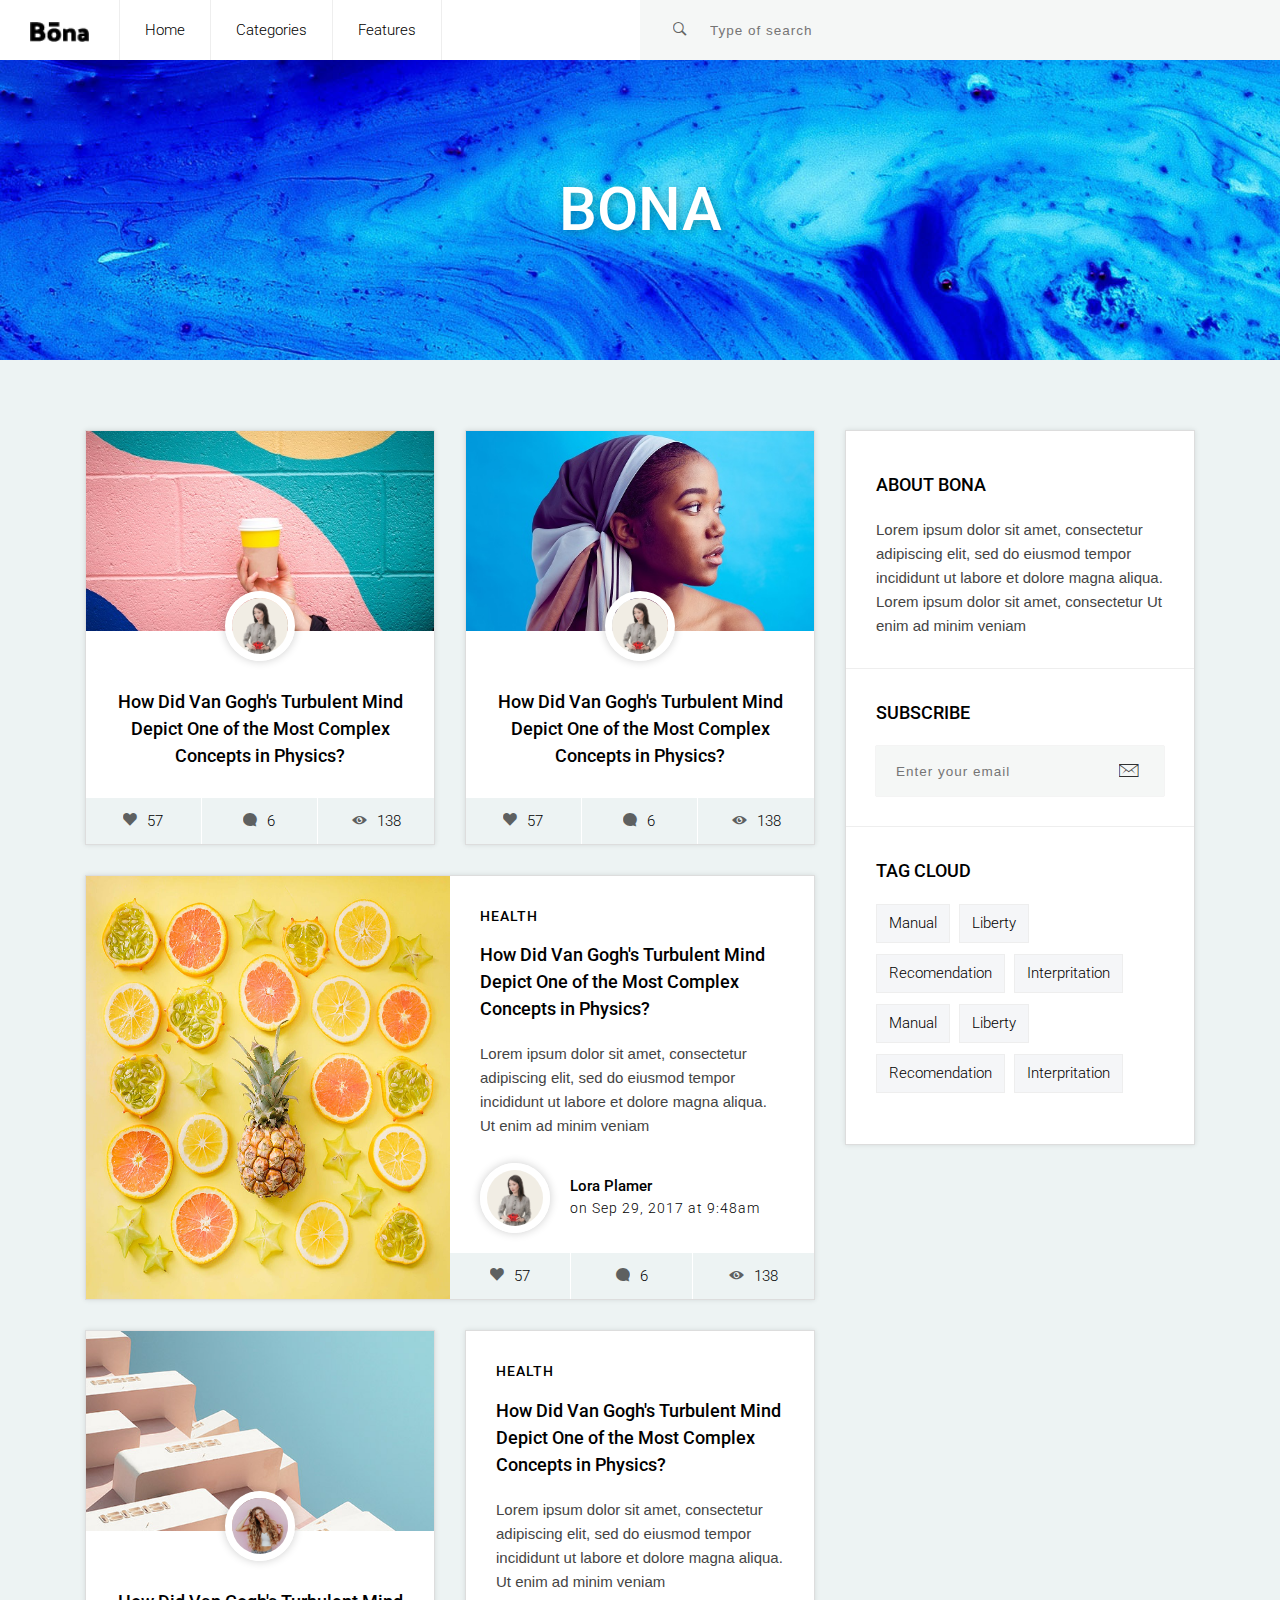
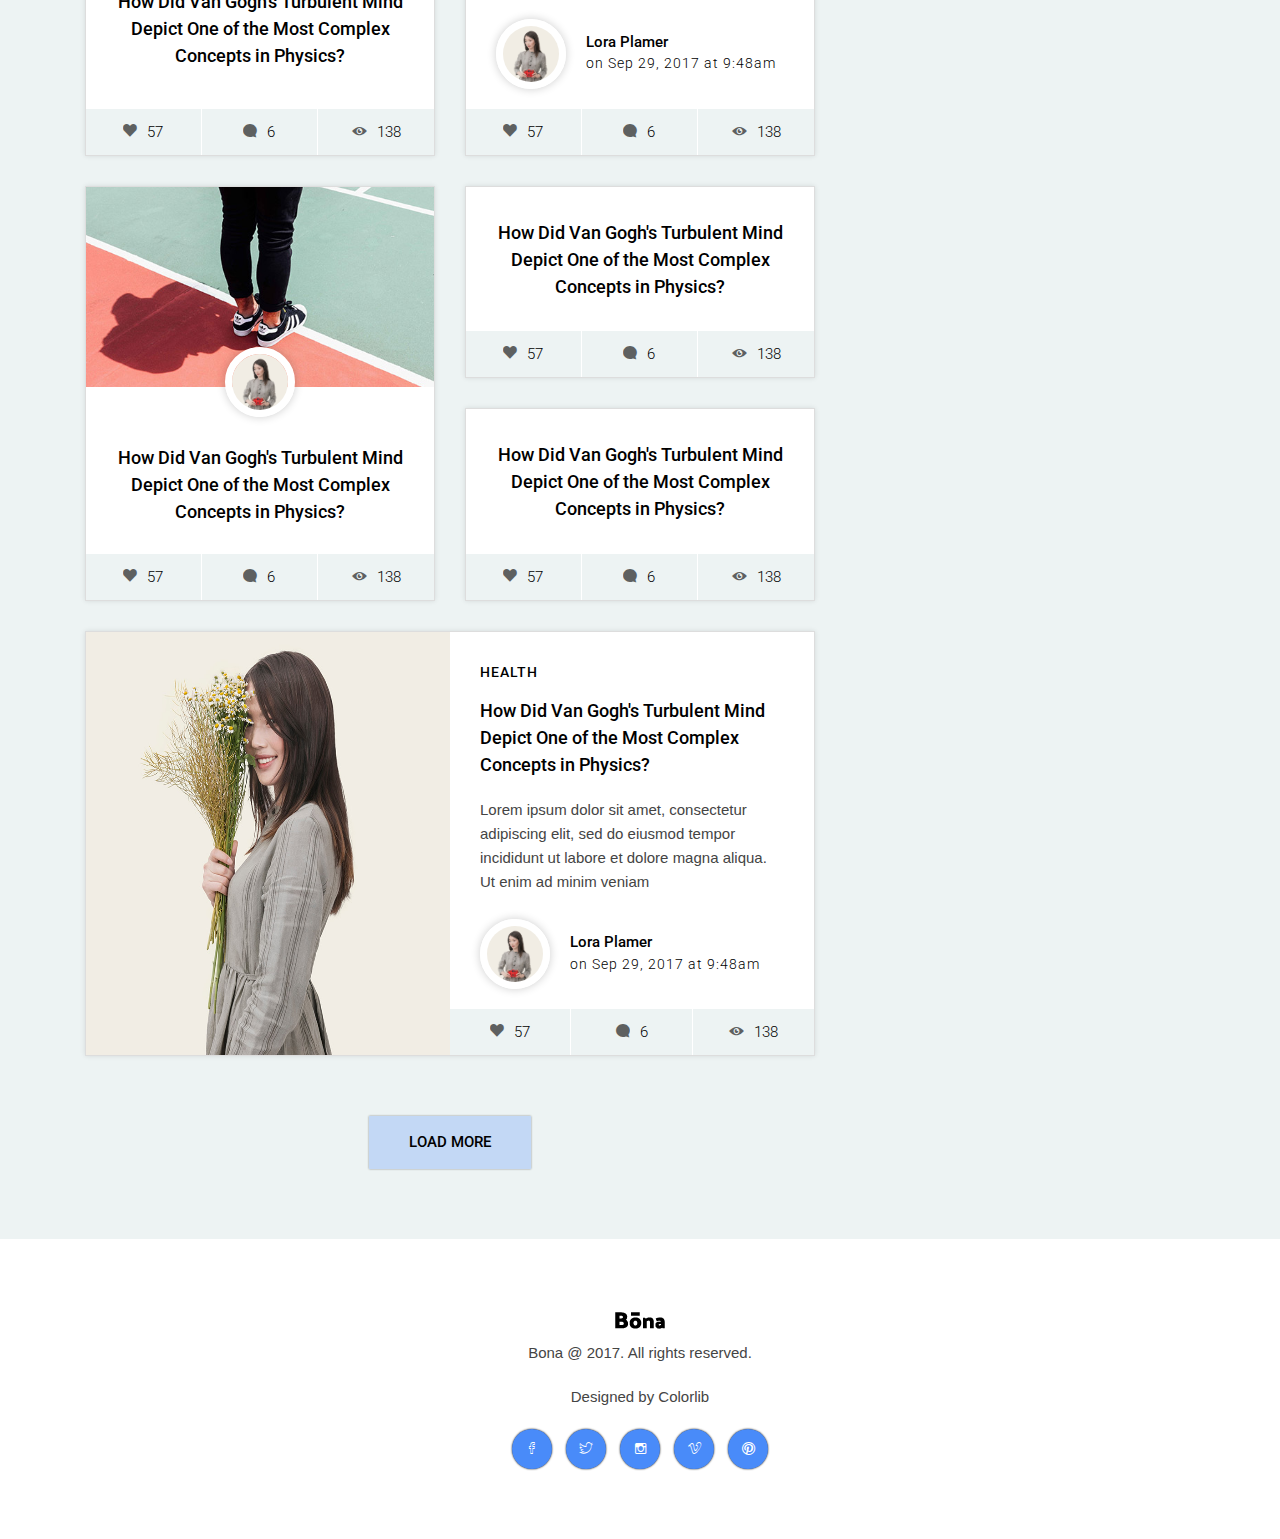
<file: bona/blog-sidebar.html>
<!DOCTYPE HTML>
<html lang="en">
<head>
	<title>TITLE</title>
	<meta http-equiv="X-UA-Compatible" content="IE=edge">
    <meta name="viewport" content="width=device-width, initial-scale=1">
	<meta charset="UTF-8">


	<!-- Font -->

	<link href="https://fonts.googleapis.com/css?family=Roboto:300,400,500" rel="stylesheet">


	<!-- Stylesheets -->

	<link href="common-css/bootstrap.css" rel="stylesheet">

	<link href="common-css/ionicons.css" rel="stylesheet">


	<link href="blog-sidebar/css/styles.css" rel="stylesheet">

	<link href="blog-sidebar/css/responsive.css" rel="stylesheet">

</head>
<body >

	<header>
		<div class="container-fluid position-relative no-side-padding">

			<a href="#" class="logo"><img src="images/logo.png" alt="Logo Image"></a>

			<div class="menu-nav-icon" data-nav-menu="#main-menu"><i class="ion-navicon"></i></div>

			<ul class="main-menu visible-on-click" id="main-menu">
				<li><a href="#">Home</a></li>
				<li><a href="#">Categories</a></li>
				<li><a href="#">Features</a></li>
			</ul><!-- main-menu -->

			<div class="src-area">
				<form>
					<button class="src-btn" type="submit"><i class="ion-ios-search-strong"></i></button>
					<input class="src-input" type="text" placeholder="Type of search">
				</form>
			</div>

		</div><!-- conatiner -->
	</header>

	<div class="slider display-table center-text">
		<h1 class="title display-table-cell"><b>BONA</b></h1>
	</div><!-- slider -->

	<section class="blog-area section">
		<div class="container">

			<div class="row">

				<div class="col-lg-8 col-md-12">
					<div class="row">

						<div class="col-md-6 col-sm-12">
							<div class="card h-100">
								<div class="single-post post-style-1">

									<div class="blog-image"><img src="images/marion-michele-330691.jpg" alt="Blog Image"></div>

									<a class="avatar" href="#"><img src="images/icons8-team-355979.jpg" alt="Profile Image"></a>

									<div class="blog-info">

										<h4 class="title"><a href="#"><b>How Did Van Gogh's Turbulent Mind Depict One of the Most Complex
										Concepts in Physics?</b></a></h4>

										<ul class="post-footer">
											<li><a href="#"><i class="ion-heart"></i>57</a></li>
											<li><a href="#"><i class="ion-chatbubble"></i>6</a></li>
											<li><a href="#"><i class="ion-eye"></i>138</a></li>
										</ul>

									</div><!-- blog-info -->
								</div><!-- single-post -->
							</div><!-- card -->
						</div><!-- col-md-6 col-sm-12 -->

						<div class="col-md-6 col-sm-12">
							<div class="card h-100">
								<div class="single-post post-style-1">

									<div class="blog-image"><img src="images/audrey-jackson-260657.jpg" alt="Blog Image"></div>

									<a class="avatar" href="#"><img src="images/icons8-team-355979.jpg" alt="Profile Image"></a>

									<div class="blog-info">
										<h4 class="title"><a href="#"><b>How Did Van Gogh's Turbulent Mind Depict One of the Most Complex
											Concepts in Physics?</b></a></h4>

										<ul class="post-footer">
											<li><a href="#"><i class="ion-heart"></i>57</a></li>
											<li><a href="#"><i class="ion-chatbubble"></i>6</a></li>
											<li><a href="#"><i class="ion-eye"></i>138</a></li>
										</ul>

									</div><!-- blog-info -->

								</div><!-- single-post -->

							</div><!-- card -->
						</div><!-- col-md-6 col-sm-12 -->

						<div class="col-lg-12 col-md-12">
							<div class="card h-100">
								<div class="single-post post-style-2">

									<div class="blog-image"><img src="images/brooke-lark-194251.jpg" alt="Blog Image"></div>

									<div class="blog-info">

										<h6 class="pre-title"><a href="#"><b>HEALTH</b></a></h6>

										<h4 class="title"><a href="#"><b>How Did Van Gogh's Turbulent Mind Depict One of the Most Complex
											Concepts in Physics?</b></a></h4>

										<p>Lorem ipsum dolor sit amet, consectetur adipiscing elit, sed do eiusmod tempor incididunt
											ut labore et dolore magna aliqua. Ut enim ad minim veniam</p>

										<div class="avatar-area">
											<a class="avatar" href="#"><img src="images/icons8-team-355979.jpg" alt="Profile Image"></a>
											<div class="right-area">
												<a class="name" href="#"><b>Lora Plamer</b></a>
												<h6 class="date" href="#">on Sep 29, 2017 at 9:48am</h6>
											</div>
										</div>

										<ul class="post-footer">
											<li><a href="#"><i class="ion-heart"></i>57</a></li>
											<li><a href="#"><i class="ion-chatbubble"></i>6</a></li>
											<li><a href="#"><i class="ion-eye"></i>138</a></li>
										</ul>

									</div><!-- blog-right -->

								</div><!-- single-post extra-blog -->

							</div><!-- card -->
						</div><!-- col-lg-12 col-md-12 -->

						<div class="col-md-6 col-sm-12">
							<div class="card h-100">
								<div class="single-post post-style-1">

									<div class="blog-image"><img src="images/dmitri-popov-326976.jpg" alt="Blog Image"></div>

									<a class="avatar" href="#"><img src="images/averie-woodard-319832.jpg" alt="Profile Image"></a>

									<h4 class="title"><a href="#"><b>How Did Van Gogh's Turbulent Mind Depict One of the Most Complex
										Concepts in Physics?</b></a></h4>

									<ul class="post-footer">
										<li><a href="#"><i class="ion-heart"></i>57</a></li>
										<li><a href="#"><i class="ion-chatbubble"></i>6</a></li>
										<li><a href="#"><i class="ion-eye"></i>138</a></li>
									</ul>

								</div><!-- single-post -->
							</div><!-- card -->
						</div><!-- col-md-6 col-sm-12 -->

						<div class="col-md-6 col-sm-12">
							<div class="card h-100">

								<div class="single-post post-style-2 post-style-3">

									<div class="blog-info">

										<h6 class="pre-title"><a href="#"><b>HEALTH</b></a></h6>

										<h4 class="title"><a href="#"><b>How Did Van Gogh's Turbulent Mind Depict One of the Most Complex
											Concepts in Physics?</b></a></h4>

										<p>Lorem ipsum dolor sit amet, consectetur adipiscing elit, sed do eiusmod tempor incididunt
											ut labore et dolore magna aliqua. Ut enim ad minim veniam</p>

										<div class="avatar-area">
											<a class="avatar" href="#"><img src="images/icons8-team-355979.jpg" alt="Profile Image"></a>
											<div class="right-area">
												<a class="name" href="#"><b>Lora Plamer</b></a>
												<h6 class="date" href="#">on Sep 29, 2017 at 9:48am</h6>
											</div>
										</div>

										<ul class="post-footer">
											<li><a href="#"><i class="ion-heart"></i>57</a></li>
											<li><a href="#"><i class="ion-chatbubble"></i>6</a></li>
											<li><a href="#"><i class="ion-eye"></i>138</a></li>
										</ul>

									</div><!-- blog-right -->

								</div><!-- single-post extra-blog -->

							</div><!-- card -->
						</div><!-- col-md-6 col-sm-12 -->

						<div class="col-md-6 col-sm-12">
							<div class="card h-100">
								<div class="single-post post-style-1">

									<div class="blog-image"><img src="images/ben-o-sullivan-382817.jpg" alt="Blog Image"></div>

									<a class="avatar" href="#"><img src="images/icons8-team-355979.jpg" alt="Profile Image"></a>

									<div class="blog-info">
										<h4 class="title"><a href="#"><b>How Did Van Gogh's Turbulent Mind Depict One of the Most Complex
											Concepts in Physics?</b></a></h4>

										<ul class="post-footer">
											<li><a href="#"><i class="ion-heart"></i>57</a></li>
											<li><a href="#"><i class="ion-chatbubble"></i>6</a></li>
											<li><a href="#"><i class="ion-eye"></i>138</a></li>
										</ul>
									</div><!-- blog-info -->

								</div><!-- single-post -->

							</div><!-- card -->
						</div><!-- col-lg-6 col-md-12 -->

						<div class="col-md-6 col-sm-12">
							<div class="card h-100">

								<div class="single-post post-style-4">

									<div class="display-table">
										<h4 class="title display-table-cell"><a href="#"><b>How Did Van Gogh's Turbulent Mind Depict One of the Most Complex
											Concepts in Physics?</b></a></h4>
									</div>

									<ul class="post-footer">
										<li><a href="#"><i class="ion-heart"></i>57</a></li>
										<li><a href="#"><i class="ion-chatbubble"></i>6</a></li>
										<li><a href="#"><i class="ion-eye"></i>138</a></li>
									</ul>

								</div><!-- single-post -->

								<div class="single-post">

									<div class="display-table">
										<h4 class="title display-table-cell"><a href="#"><b>How Did Van Gogh's Turbulent Mind Depict One of the Most Complex
											Concepts in Physics?</b></a></h4>
									</div>

									<ul class="post-footer">
										<li><a href="#"><i class="ion-heart"></i>57</a></li>
										<li><a href="#"><i class="ion-chatbubble"></i>6</a></li>
										<li><a href="#"><i class="ion-eye"></i>138</a></li>
									</ul>

								</div><!-- single-post -->

							</div><!-- card -->
						</div><!-- col-md-6 col-sm-12 -->

						<div class="col-lg-12 col-md-12">
							<div class="card h-100">
								<div class="single-post post-style-2">

									<div class="blog-image"><img src="images/icons8-team-355990.jpg" alt="Blog Image"></div>

									<div class="blog-info">

										<h6 class="pre-title"><a href="#"><b>HEALTH</b></a></h6>

										<h4 class="title"><a href="#"><b>How Did Van Gogh's Turbulent Mind Depict One of the Most Complex
											Concepts in Physics?</b></a></h4>

										<p>Lorem ipsum dolor sit amet, consectetur adipiscing elit, sed do eiusmod tempor incididunt
											ut labore et dolore magna aliqua. Ut enim ad minim veniam</p>

										<div class="avatar-area">
											<a class="avatar" href="#"><img src="images/icons8-team-355979.jpg" alt="Profile Image"></a>
											<div class="right-area">
												<a class="name" href="#"><b>Lora Plamer</b></a>
												<h6 class="date" href="#">on Sep 29, 2017 at 9:48am</h6>
											</div>
										</div>

										<ul class="post-footer">
											<li><a href="#"><i class="ion-heart"></i>57</a></li>
											<li><a href="#"><i class="ion-chatbubble"></i>6</a></li>
											<li><a href="#"><i class="ion-eye"></i>138</a></li>
										</ul>

									</div><!-- blog-right -->

								</div><!-- single-post extra-blog -->

							</div><!-- card -->
						</div><!-- col-lg-12 col-md-12 -->

					</div><!-- row -->

					<a class="load-more-btn" href="#"><b>LOAD MORE</b></a>

				</div><!-- col-lg-8 col-md-12 -->

				<div class="col-lg-4 col-md-12 ">

					<div class="single-post info-area ">

						<div class="about-area">
							<h4 class="title"><b>ABOUT BONA</b></h4>
							<p>Lorem ipsum dolor sit amet, consectetur adipiscing elit, sed do eiusmod tempor incididunt
								ut labore et dolore magna aliqua. Lorem ipsum dolor sit amet, consectetur
								Ut enim ad minim veniam</p>
						</div>

						<div class="subscribe-area">

							<h4 class="title"><b>SUBSCRIBE</b></h4>
							<div class="input-area">
								<form>
									<input class="email-input" type="text" placeholder="Enter your email">
									<button class="submit-btn" type="submit"><i class="ion-ios-email-outline"></i></button>
								</form>
							</div>

						</div><!-- subscribe-area -->

						<div class="tag-area">

							<h4 class="title"><b>TAG CLOUD</b></h4>
							<ul>
								<li><a href="#">Manual</a></li>
								<li><a href="#">Liberty</a></li>
								<li><a href="#">Recomendation</a></li>
								<li><a href="#">Interpritation</a></li>
								<li><a href="#">Manual</a></li>
								<li><a href="#">Liberty</a></li>
								<li><a href="#">Recomendation</a></li>
								<li><a href="#">Interpritation</a></li>
							</ul>

						</div><!-- subscribe-area -->

					</div><!-- info-area -->

				</div><!-- col-lg-4 col-md-12 -->

			</div><!-- row -->

		</div><!-- container -->
	</section><!-- section -->


	<footer>
		<div class="container">
			<div class="row">

				<div class="col-md-12">
					<div class="footer-section">

						<a class="logo" href="#"><img src="images/logo.png" alt="Logo Image"></a>
						<p class="copyright">Bona @ 2017. All rights reserved.</p>
						<p class="copyright">Designed by <a href="https://colorlib.com" target="_blank">Colorlib</a></p>
						<ul class="icons">
							<li><a href="#"><i class="ion-social-facebook-outline"></i></a></li>
							<li><a href="#"><i class="ion-social-twitter-outline"></i></a></li>
							<li><a href="#"><i class="ion-social-instagram-outline"></i></a></li>
							<li><a href="#"><i class="ion-social-vimeo-outline"></i></a></li>
							<li><a href="#"><i class="ion-social-pinterest-outline"></i></a></li>
						</ul>

					</div><!-- footer-section -->
				</div><!-- col-md-12 -->

			</div><!-- row -->
		</div><!-- container -->
	</footer>


	<!-- SCIPTS -->

	<script src="common-js/jquery-3.1.1.min.js"></script>

	<script src="common-js/tether.min.js"></script>

	<script src="common-js/bootstrap.js"></script>

	<script src="common-js/scripts.js"></script>

</body>
</html>
</file>
<file: layout-1/css/styles.css>
/*
====================================================

* 	[Master Stylesheet]
	
	Theme Name :  
	Version    :  
	Author     :  
	Author URI :  

====================================================


/* ---------------------------------
1. PRIMARY STYLES
--------------------------------- */

html{ font-size: 100%; height: 100%;  overflow-x: hidden; touch-action: manipulation; }

body{ font-size: 15px; font-family: 'Roboto', sans-serif; width: 100%; height: 100%; margin: 0; font-weight: 300;
	-webkit-font-smoothing: antialiased; -moz-osx-font-smoothing: grayscale; word-wrap: break-word; 
	background: #EDF3F3; color: #000; }

h1, h2, h3, h4, h5, h6, p, a, ul, span, li, img{ margin: 0; padding: 0; font-weight: 300; }

h1,h2,h3,h4,h5,h6{ line-height: 1.5; }

p{ line-height: 1.6; font-family: 'Maven Pro', sans-serif; font-weight: 400; color: #444; }

h1{ font-size: 4em; line-height: 1; }
h2{ font-size: 2.8em; line-height: 1.1; }
h3{ font-size: 2em; }
h4{ font-size: 1.2em; }
h5{ font-size: 1.1em; }
h6{ font-size: .9em; letter-spacing: 1px; }

a, button{ display: inline-block; text-decoration: none; color: inherit; transition: all .3s; }

a:focus, a:active, a:hover,
button:focus, button:active, button:hover{ text-decoration: none; color: #498BF9; }

b{ font-weight: 500; }

img{ width: 100%; }

li{ list-style: none; display: inline-block; }

span{ display: inline-block; }

header{ font-weight: 400; }



/* ---------------------------------
2. COMMONS FOR PAGE DESIGN
--------------------------------- */

.section{ padding: 70px 0 40px; }

.section .heading{ padding-bottom: 70px; }

.center-text{ text-align: center; } 

.color-white{ color: #e8e8e8; }

.display-table{ display: table; height: 100%; width: 100%; }

.display-table-cell{ display: table-cell; vertical-align: middle; }

.card{ background: transparent; border: 0; }

.no-side-padding{ padding-right: 0px; padding-left: 0px; }

.no-left-padding{ padding-left: 0px; }

.no-right-padding{ padding-right: 0px; }

.icon{ font-size: 2em; }


::-webkit-input-placeholder { font-size: .9em; letter-spacing: 1px; }

::-moz-placeholder { font-size: .9em; letter-spacing: 1px; }

:-ms-input-placeholder { font-size: .9em; letter-spacing: 1px;  }

:-moz-placeholder { font-size: .9em; letter-spacing: 1px;  }



/* ---------------------------------
3. MENU
--------------------------------- */

header{ overflow: hidden; background: #e8e8e8; box-shadow: 0px 2px 10px rgba(0,0,0, .3); }

header .logo{ float: left; height: 20px; margin: 20px 30px; }

header .logo img{ height: 100%; width: auto; }


header .main-menu{ display: inline-block; float: left; }

header .main-menu > li{ float: left; }

header .main-menu > li > a{ height: 60px; line-height: 60px; padding: 0 25px; border-right: 1px solid #e8e8e8; }

header .main-menu > li > a:hover{  background: #e8e8e8; }

header .main-menu > li:first-child > a{ border-left: 1px solid #e8e8e8; }


header .visible.main-menu{ display: block; }



/* SEARCH AREA */

header .src-area{ position: relative; height: 60px; width: 50%; float: right; display: inline-block; background: #e8e8e8; }

header .src-area .src-input{ position: absolute; top: 0; bottom: 0; left: 0; right: 0; width: 100%;
	padding: 0 20px 0 70px; background: transparent; border: 0; outline: 0; }

header .src-area .src-input:focus{ box-shadow: 0px 0px 1px #aaa; }

header .src-area .src-btn{ position: absolute; top: 0; bottom: 0; left: 0; width: 40px; background: none; border: 0; 
	font-size: 1.2em; outline: 0; margin-left: 20px; opacity: .6; cursor: pointer; z-index: 10; }


/* NAV ICON */

.menu-nav-icon{ display: none; height: 60px; width: 50px; text-align: center; line-height: 60px; cursor: pointer; 
	position: absolute; right: 0; font-size: 1.8em; }

	

/* ---------------------------------
4. SLIDER
--------------------------------- */

.slider{ height: 300px; width: 100%; background-image: url(../../images/slider-1.jpg); background-size: cover; }  
 

 
/* ---------------------------------
5. SINGLE POST
--------------------------------- */

.blog-area .row div[class^="col"] { margin-bottom: 30px; }

.blog-area{ text-align: center; background: #EDF3F3; }

.blog-area .single-post{ height: 100%; position: relative; padding-bottom: 45px;
	overflow: hidden; box-shadow: 0px 0px 5px rgba(0,0,0,.1); border: 1px solid #ddd; background: #e8e8e8; }

.blog-area .single-post .title{ padding: 20px 30px 30px; }

.single-post .avatar{ margin: 0 auto; margin-top: -40px; width: 70px; height: 70px; overflow: hidden; z-index: 10;
	border-radius: 100px; position: relative; border: 7px solid #e8e8e8; box-shadow: 0px 0px 10px rgba(0,0,0,.2); }

.single-post .post-footer{ position: absolute; bottom: 0; left: 0; right: 0; text-align: center; }

.single-post .post-footer > li{ width: 33.33%; display: inline-block; border-right: 1px solid #e8e8e8; background: #EDF3F3; }

.single-post .post-footer > li:first-child{ float: left; }

.single-post .post-footer > li:last-child{ border: 0px; float: right; }

.single-post .post-footer > li > a{ line-height: 45px; width: 100%; }

.single-post .post-footer i{ display: inline-block; margin-right: 10px; opacity: .6; font-size: 1.1em; }


/* ---------------------------------
6. NORMAL BLOG
--------------------------------- */

.post-style-1 .blog-image{ max-height: 200px; overflow: hidden; }
.post-style-3 .blog-image{ max-height: 300px; text-align: center; }



/* ---------------------------------
7. EXTRA BIG BLOG
--------------------------------- */

.blog-area .post-style-2{ padding-bottom: 0; text-align: left; }

.blog-area .post-style-2 .title{ padding: 15px 0px 20px; }

.post-style-2 .avatar-area{ padding: 25px 0 15px; position: relative; }

.post-style-2 .avatar{ margin: 0px; }
	
.post-style-2 .avatar-area .right-area{ margin-left: 90px; position: absolute; top: 50%; transform: translateY(-50%); }

.post-style-2 .blog-image{ width: 50%; float: left; height: 100%; }

.post-style-2 .blog-image img{ height: 100%; width: 100%; }

.post-style-2 .blog-info{ width: 50%; float: left; height: 100%; position: relative; padding: 30px; padding-bottom: 45px; }



/* ---------------------------------
8. EXTRA MEDIUM BLOG
--------------------------------- */

.post-style-2.post-style-3 .blog-info{ width: 100%; float: none; }



/* ---------------------------------
9. EXTRA SMALL BLOG
--------------------------------- */

.blog-area .post-style-4{ margin-bottom: 30px; }

.display-table .display-table-cell.title{ padding: 30px; }

.load-more-btn{ padding: 15px 40px; margin: 10px 0 30px; transition: all .3s; box-shadow: 0px 0px 2px rgba(0,0,0,.4);
	background: #C3D8F5; }

.load-more-btn:hover{ transform: translateY(-2px); box-shadow: 5px 10px 20px rgba(0,0,0,.3); } 



/* ---------------------------------
10. FOOTER
--------------------------------- */

footer{ padding: 70px 0 30px; background: #e8e8e8; }

footer .footer-section{ margin-bottom: 40px; }

footer .footer-section .title{ margin-bottom: 20px; }

footer .footer-section ul > li{ margin-right: 10px; margin-top: 10px; }


footer .copyright{ margin: 10px 0; }


footer .icons > li > a{ height: 40px; width: 40px; border-radius: 40px; line-height: 40px; text-align: center; 
	transition: all .3s; font-size: 1.2em; box-shadow: 0px 0px 2px rgba(0,0,0,1); background: #498BF9; color: #e8e8e8; }

footer .icons > li > a:hover{ transform: translateY(-2px); box-shadow: 5px 10px 20px rgba(0,0,0,.3); }


footer .input-area{ position: relative; height: 50px; width: 100%; box-shadow: 0px 0px 1px #bbb; background: #F5F7F6; }

footer .input-area .email-input{ position: absolute; top: 0; bottom: 0; left: 0; right: 0; width: 100%;
	padding: 0 70px 0 20px; background: transparent; border: 0; outline: 0; }

footer .input-area .email-input:focus{ box-shadow: 0px 0px 1px #aaa; }

footer .input-area .submit-btn{ position: absolute; top: 0; bottom: 0; right: 0; width: 50px; background: none; 
	border: 0; outline: 0; margin-right: 10px; opacity: .8; cursor: pointer; transition: all .2s; }

 /* -------------------------
11.modal okno
  ---------------------------*/
  	#bg_popup{
background-color: rgba(0, 0, 0, 0.8);
display: none;
position: fixed;
z-index: 99999;
top: 0;
right: 0;
bottom: 0;
left: 0;
}

.modall {
	width: 100px;
	height: 100px;

}
#popup {
background: #fff;
/*margin: 25% auto;*/
/*left: 30%;*/
padding: 5px 20px 13px 20px;
/*border: 2px solid #1BA600;*/
position: relative;
-webkit-box-shadow: 0px 0px 20px #000;
-moz-box-shadow: 0px 0px 20px #000;
box-shadow: 0px 0px 20px #000;
-webkit-border-radius: 15px;
-moz-border-radius: 15px;
border-radius: 15px;
text-align: center;
}
  
/*.close{
display:block;
position:absolute;
top:-12px;
right:5px;
width:25px;
height:25px;
line-height:28px;
color:#fff;
background:#1BA600;
cursor:pointer;
-webkit-border-radius: 15px;
-moz-border-radius: 15px;
-ms-border-radius: 15px;
-o-border-radius: 15px;
border-radius: 15px;
-moz-box-shadow: 1px 1px 3px #000;
-webkit-box-shadow: 1px 1px 3px #000;
box-shadow: 1px 1px 3px #000;
}
.close:hover {
background-color:#f30;
} */

.wrapper {
  margin: 0 auto;

}

.box {
  background: goldenrod;
  margin-left: auto;
  margin-right: auto;
  margin-top: 20px;
  padding-top: 50%;
  padding-bottom: 50%;
}
</file>
<file: layout-1/css/responsive.css>
/* Screens Resolution : 992px
-------------------------------------------------------------------------- */
@media only screen and (max-width: 1200px) {
	
	
}

/* Screens Resolution : 992px
-------------------------------------------------------------------------- */
@media only screen and (max-width: 992px) {
	
	/* ---------------------------------
	1. PRIMARY STYLES
	--------------------------------- */

	h1{ font-size: 4em; }
	h2{ font-size: 3em; }
	h3{ font-size: 2em; }
	
	/* COMMoNS */
	
	.no-left-padding{ padding-left: 15px; }

	.no-right-padding{ padding-right: 15px; }

	
	/* MENU */
	
	/* SEARCH AREA */

	header .src-area{ width: 30%; }
	
}


/* Screens Resolution : 767px
-------------------------------------------------------------------------- */
@media only screen and (max-width: 767px) {
	
	/* ---------------------------------
	1. PRIMARY STYLES
	--------------------------------- */

	p{ line-height: 1.4; }

	h1{ font-size: 3em; }
	h2{ font-size: 2.5em; }
	h3{ font-size: 1.8em; }
	h4{ font-size: 1.5em; }
	h5{ font-size: 1.2em; }
	
	/* ---------------------------------
	2. COMMONS FOR PAGE DESIGN
	--------------------------------- */

	.section{ padding: 40px 0 10px; }

	

	/* ---------------------------------
	3. MENU
	--------------------------------- */
	
	
	header .main-menu{ display: none; float: none; clear: both; border-top: 1px solid #ccc; }
	
	header .main-menu > li{ display: block; float: none; border-bottom: 1px solid #ddd; }
	
	header .main-menu > li:last-child{ border-bottom: 0; }
	
	header .main-menu li > a,
	header .main-menu ul.drop-down li > a{ display: block; line-height: 1; height: auto; padding: 15px; background: none; }
	
	
	
	/* SEARCH AREA */

	header .src-area{ width: 100%; }
	
	
	/* NAV ICON */
	
	.menu-nav-icon{ display: inline-block; }
	
	
	/* ---------------------------------
	6. EXTRA BIG BLOG
	--------------------------------- */
	
	.post-style-2 .blog-image{ width: 100%; height: auto; float: none; }
	
	.post-style-2 .blog-info{ height: auto; width: 100%; }
	
	
	/* ---------------------------------
	10. FOOTER
	--------------------------------- */

	footer{ padding: 40px 0 0px; margin-top: 0px; }
	
	
	

	
}

/* Screens Resolution : 479px
-------------------------------------------------------------------------- */
@media only screen and (max-width: 479px) {

	/* ---------------------------------
	1. PRIMARY STYLES
	--------------------------------- */

	body{ font-size: 14px;  }
	
	
}

/* Screens Resolution : 359px
-------------------------------------------------------------------------- */
@media only screen and (max-width: 359px) {
	
	
}

/* Screens Resolution : 290px
-------------------------------------------------------------------------- */
@media only screen and (max-width: 290px) {
	
	
}
</file>
<file: bona/layout-1/css/styles.css>
/*
====================================================

* 	[Master Stylesheet]
	
	Theme Name :  
	Version    :  
	Author     :  
	Author URI :  

====================================================


/* ---------------------------------
1. PRIMARY STYLES
--------------------------------- */

html{ font-size: 100%; height: 100%;  overflow-x: hidden; touch-action: manipulation; }

body{ font-size: 15px; font-family: 'Roboto', sans-serif; width: 100%; height: 100%; margin: 0; font-weight: 300;
	-webkit-font-smoothing: antialiased; -moz-osx-font-smoothing: grayscale; word-wrap: break-word; 
	background: #EDF3F3; color: #000; }

h1, h2, h3, h4, h5, h6, p, a, ul, span, li, img{ margin: 0; padding: 0; font-weight: 300; }

h1,h2,h3,h4,h5,h6{ line-height: 1.5; }

p{ line-height: 1.6; font-family: 'Maven Pro', sans-serif; font-weight: 400; color: #444; }

h1{ font-size: 4em; line-height: 1; }
h2{ font-size: 2.8em; line-height: 1.1; }
h3{ font-size: 2em; }
h4{ font-size: 1.2em; }
h5{ font-size: 1.1em; }
h6{ font-size: .9em; letter-spacing: 1px; }

a, button{ display: inline-block; text-decoration: none; color: inherit; transition: all .3s; }

a:focus, a:active, a:hover,
button:focus, button:active, button:hover{ text-decoration: none; color: #498BF9; }

b{ font-weight: 500; }

img{ width: 100%; }

li{ list-style: none; display: inline-block; }

span{ display: inline-block; }

header{ font-weight: 400; }



/* ---------------------------------
2. COMMONS FOR PAGE DESIGN
--------------------------------- */

.section{ padding: 70px 0 40px; }

.section .heading{ padding-bottom: 70px; }

.center-text{ text-align: center; } 

.color-white{ color: #fff; }

.display-table{ display: table; height: 100%; width: 100%; }

.display-table-cell{ display: table-cell; vertical-align: middle; }

.card{ background: transparent; border: 0; }

.no-side-padding{ padding-right: 0px; padding-left: 0px; }

.no-left-padding{ padding-left: 0px; }

.no-right-padding{ padding-right: 0px; }

.icon{ font-size: 2em; }


::-webkit-input-placeholder { font-size: .9em; letter-spacing: 1px; }

::-moz-placeholder { font-size: .9em; letter-spacing: 1px; }

:-ms-input-placeholder { font-size: .9em; letter-spacing: 1px;  }

:-moz-placeholder { font-size: .9em; letter-spacing: 1px;  }



/* ---------------------------------
3. MENU
--------------------------------- */

header{ overflow: hidden; background: #fff; box-shadow: 0px 2px 10px rgba(0,0,0, .3); }

header .logo{ float: left; height: 20px; margin: 20px 30px; }

header .logo img{ height: 100%; width: auto; }


header .main-menu{ display: inline-block; float: left; }

header .main-menu > li{ float: left; }

header .main-menu > li > a{ height: 60px; line-height: 60px; padding: 0 25px; border-right: 1px solid #eee; }

header .main-menu > li > a:hover{  background: #eee; }

header .main-menu > li:first-child > a{ border-left: 1px solid #eee; }


header .visible.main-menu{ display: block; }



/* SEARCH AREA */

header .src-area{ position: relative; height: 60px; width: 50%; float: right; display: inline-block; background: #F5F7F6; }

header .src-area .src-input{ position: absolute; top: 0; bottom: 0; left: 0; right: 0; width: 100%;
	padding: 0 20px 0 70px; background: transparent; border: 0; outline: 0; }

header .src-area .src-input:focus{ box-shadow: 0px 0px 1px #aaa; }

header .src-area .src-btn{ position: absolute; top: 0; bottom: 0; left: 0; width: 40px; background: none; border: 0; 
	font-size: 1.2em; outline: 0; margin-left: 20px; opacity: .6; cursor: pointer; z-index: 10; }


/* NAV ICON */

.menu-nav-icon{ display: none; height: 60px; width: 50px; text-align: center; line-height: 60px; cursor: pointer; 
	position: absolute; right: 0; font-size: 1.8em; }

	

/* ---------------------------------
4. SLIDER
--------------------------------- */

.slider{ height: 300px; width: 100%; background-image: url(../../images/slider-1.jpg); background-size: cover; }  
 

 
/* ---------------------------------
5. SINGLE POST
--------------------------------- */

.blog-area .row div[class^="col"] { margin-bottom: 30px; }

.blog-area{ text-align: center; background: #EDF3F3; }

.blog-area .single-post{ height: 100%; position: relative; padding-bottom: 45px;
	overflow: hidden; box-shadow: 0px 0px 5px rgba(0,0,0,.1); border: 1px solid #ddd; background: #fff; }

.blog-area .single-post .title{ padding: 20px 30px 30px; }

.single-post .avatar{ margin: 0 auto; margin-top: -40px; width: 70px; height: 70px; overflow: hidden; z-index: 10;
	border-radius: 100px; position: relative; border: 7px solid #fff; box-shadow: 0px 0px 10px rgba(0,0,0,.2); }

.single-post .post-footer{ position: absolute; bottom: 0; left: 0; right: 0; text-align: center; }

.single-post .post-footer > li{ width: 33.33%; display: inline-block; border-right: 1px solid #fff; background: #EDF3F3; }

.single-post .post-footer > li:first-child{ float: left; }

.single-post .post-footer > li:last-child{ border: 0px; float: right; }

.single-post .post-footer > li > a{ line-height: 45px; width: 100%; }

.single-post .post-footer i{ display: inline-block; margin-right: 10px; opacity: .6; font-size: 1.1em; }


/* ---------------------------------
6. NORMAL BLOG
--------------------------------- */

.post-style-1 .blog-image{ max-height: 200px; overflow: hidden; }



/* ---------------------------------
7. EXTRA BIG BLOG
--------------------------------- */

.blog-area .post-style-2{ padding-bottom: 0; text-align: left; }

.blog-area .post-style-2 .title{ padding: 15px 0px 20px; }

.post-style-2 .avatar-area{ padding: 25px 0 15px; position: relative; }

.post-style-2 .avatar{ margin: 0px; }
	
.post-style-2 .avatar-area .right-area{ margin-left: 90px; position: absolute; top: 50%; transform: translateY(-50%); }

.post-style-2 .blog-image{ width: 50%; float: left; height: 100%; }

.post-style-2 .blog-image img{ height: 100%; width: 100%; }

.post-style-2 .blog-info{ width: 50%; float: left; height: 100%; position: relative; padding: 30px; padding-bottom: 45px; }



/* ---------------------------------
8. EXTRA MEDIUM BLOG
--------------------------------- */

.post-style-2.post-style-3 .blog-info{ width: 100%; float: none; }



/* ---------------------------------
9. EXTRA SMALL BLOG
--------------------------------- */

.blog-area .post-style-4{ margin-bottom: 30px; }

.display-table .display-table-cell.title{ padding: 30px; }

.load-more-btn{ padding: 15px 40px; margin: 10px 0 30px; transition: all .3s; box-shadow: 0px 0px 2px rgba(0,0,0,.4);
	background: #C3D8F5; }

.load-more-btn:hover{ transform: translateY(-2px); box-shadow: 5px 10px 20px rgba(0,0,0,.3); } 



/* ---------------------------------
10. FOOTER
--------------------------------- */

footer{ padding: 70px 0 30px; background: #fff; }

footer .footer-section{ margin-bottom: 40px; }

footer .footer-section .title{ margin-bottom: 20px; }

footer .footer-section ul > li{ margin-right: 10px; margin-top: 10px; }


footer .copyright{ margin: 10px 0; }


footer .icons > li > a{ height: 40px; width: 40px; border-radius: 40px; line-height: 40px; text-align: center; 
	transition: all .3s; font-size: 1.2em; box-shadow: 0px 0px 2px rgba(0,0,0,1); background: #498BF9; color: #fff; }

footer .icons > li > a:hover{ transform: translateY(-2px); box-shadow: 5px 10px 20px rgba(0,0,0,.3); }


footer .input-area{ position: relative; height: 50px; width: 100%; box-shadow: 0px 0px 1px #bbb; background: #F5F7F6; }

footer .input-area .email-input{ position: absolute; top: 0; bottom: 0; left: 0; right: 0; width: 100%;
	padding: 0 70px 0 20px; background: transparent; border: 0; outline: 0; }

footer .input-area .email-input:focus{ box-shadow: 0px 0px 1px #aaa; }

footer .input-area .submit-btn{ position: absolute; top: 0; bottom: 0; right: 0; width: 50px; background: none; 
	border: 0; outline: 0; margin-right: 10px; opacity: .8; cursor: pointer; transition: all .2s; }
</file>
<file: bona/layout-1/css/responsive.css>
/* Screens Resolution : 992px
-------------------------------------------------------------------------- */
@media only screen and (max-width: 1200px) {
	
	
}

/* Screens Resolution : 992px
-------------------------------------------------------------------------- */
@media only screen and (max-width: 992px) {
	
	/* ---------------------------------
	1. PRIMARY STYLES
	--------------------------------- */

	h1{ font-size: 4em; }
	h2{ font-size: 3em; }
	h3{ font-size: 2em; }
	
	/* COMMoNS */
	
	.no-left-padding{ padding-left: 15px; }

	.no-right-padding{ padding-right: 15px; }

	
	/* MENU */
	
	/* SEARCH AREA */

	header .src-area{ width: 30%; }
	
}


/* Screens Resolution : 767px
-------------------------------------------------------------------------- */
@media only screen and (max-width: 767px) {
	
	/* ---------------------------------
	1. PRIMARY STYLES
	--------------------------------- */

	p{ line-height: 1.4; }

	h1{ font-size: 3em; }
	h2{ font-size: 2.5em; }
	h3{ font-size: 1.8em; }
	h4{ font-size: 1.5em; }
	h5{ font-size: 1.2em; }
	
	/* ---------------------------------
	2. COMMONS FOR PAGE DESIGN
	--------------------------------- */

	.section{ padding: 40px 0 10px; }

	

	/* ---------------------------------
	3. MENU
	--------------------------------- */
	
	
	header .main-menu{ display: none; float: none; clear: both; border-top: 1px solid #ccc; }
	
	header .main-menu > li{ display: block; float: none; border-bottom: 1px solid #ddd; }
	
	header .main-menu > li:last-child{ border-bottom: 0; }
	
	header .main-menu li > a,
	header .main-menu ul.drop-down li > a{ display: block; line-height: 1; height: auto; padding: 15px; background: none; }
	
	
	
	/* SEARCH AREA */

	header .src-area{ width: 100%; }
	
	
	/* NAV ICON */
	
	.menu-nav-icon{ display: inline-block; }
	
	
	/* ---------------------------------
	6. EXTRA BIG BLOG
	--------------------------------- */
	
	.post-style-2 .blog-image{ width: 100%; height: auto; float: none; }
	
	.post-style-2 .blog-info{ height: auto; width: 100%; }
	
	
	/* ---------------------------------
	10. FOOTER
	--------------------------------- */

	footer{ padding: 40px 0 0px; margin-top: 0px; }
	
	
	

	
}

/* Screens Resolution : 479px
-------------------------------------------------------------------------- */
@media only screen and (max-width: 479px) {

	/* ---------------------------------
	1. PRIMARY STYLES
	--------------------------------- */

	body{ font-size: 14px;  }
	
	
}

/* Screens Resolution : 359px
-------------------------------------------------------------------------- */
@media only screen and (max-width: 359px) {
	
	
}

/* Screens Resolution : 290px
-------------------------------------------------------------------------- */
@media only screen and (max-width: 290px) {
	
	
}
</file>
<file: single-post-1/css/styles.css>
/*
====================================================

* 	[Master Stylesheet]
	
	Theme Name :  
	Version    :  
	Author     :  
	Author URI :  

====================================================


/* ---------------------------------
1. PRIMARY STYLES
--------------------------------- */

html{ font-size: 100%; height: 100%;  overflow-x: hidden; touch-action: manipulation; }

body{ font-size: 15px; font-family: 'Roboto', sans-serif; width: 100%; height: 100%; margin: 0; font-weight: 300;
	-webkit-font-smoothing: antialiased; -moz-osx-font-smoothing: grayscale; word-wrap: break-word; 
	background: #EDF3F3; color: #000; }

h1, h2, h3, h4, h5, h6, p, a, ul, span, li, img{ margin: 0; padding: 0; font-weight: 300; }

h1,h2,h3,h4,h5,h6{ line-height: 1.5; }

p{ line-height: 1.6; font-family: 'Maven Pro', sans-serif; font-weight: 400; color: #444; }

h1{ font-size: 4em; line-height: 1; }
h2{ font-size: 2.8em; line-height: 1.1; }
h3{ font-size: 2em; }
h4{ font-size: 1.2em; }
h5{ font-size: 1.1em; }
h6{ font-size: .9em; letter-spacing: 1px; }

a, button{ display: inline-block; text-decoration: none; color: inherit; transition: all .3s; }

a:focus, a:active, a:hover,
button:focus, button:active, button:hover{ text-decoration: none; color: #498BF9; }

b{ font-weight: 500; }

.post-area img{ width: 100%; }

li{ list-style: none; display: inline-block; }

span{ display: inline-block; }

header{ font-weight: 400; }



/* ---------------------------------
2. COMMONS FOR PAGE DESIGN
--------------------------------- */

.section{ padding: 70px 0 40px; }

.section .heading{ padding-bottom: 70px; }

.center-text{ text-align: center; } 

.color-white{ color: #fff; }

.display-table{ display: table; height: 100%; width: 100%; }

.display-table-cell{ display: table-cell; vertical-align: middle; }

.card{ background: transparent; border: 0; }

.no-side-padding{ padding-right: 0px; padding-left: 0px; }

.no-left-padding{ padding-left: 0px; }

.no-right-padding{ padding-right: 0px; }

.icon{ font-size: 2em; }


::-webkit-input-placeholder { font-size: .9em; letter-spacing: 1px; }

::-moz-placeholder { font-size: .9em; letter-spacing: 1px; }

:-ms-input-placeholder { font-size: .9em; letter-spacing: 1px;  }

:-moz-placeholder { font-size: .9em; letter-spacing: 1px;  }



/* ---------------------------------
3. MENU
--------------------------------- */



header{ overflow: hidden; background: #e8e8e8; box-shadow: 0px 2px 10px rgba(0,0,0, .3); }

header .logo{ float: left; height: 20px; margin: 20px 30px; }

header .logo img{ height: 100%; width: auto; }


header .main-menu{ display: inline-block; float: left; }

header .main-menu > li{ float: left; }

header .main-menu > li > a{ height: 60px; line-height: 60px; padding: 0 25px; border-right: 1px solid #e8e8e8; }

header .main-menu > li > a:hover{  background: #e8e8e8; }

header .main-menu > li:first-child > a{ border-left: 1px solid #e8e8e8; }


header .visible.main-menu{ display: block; }

/* SEARCH AREA */

header .src-area{ position: relative; height: 60px; width: 50%; float: right; display: inline-block; background: #F5F7F6; }

header .src-area .src-input{ position: absolute; top: 0; bottom: 0; left: 0; right: 0; width: 100%;
	padding: 0 20px 0 70px; background: transparent; border: 0; outline: 0; }

header .src-area .src-input:focus{ box-shadow: 0px 0px 1px #aaa; }

header .src-area .src-btn{ position: absolute; top: 0; bottom: 0; left: 0; width: 40px; background: none; border: 0; 
	font-size: 1.2em; outline: 0; margin-left: 20px; opacity: .6; cursor: pointer; z-index: 10; }


/* NAV ICON */

.menu-nav-icon{ display: none; height: 60px; width: 50px; text-align: center; line-height: 60px; cursor: pointer; 
	position: absolute; right: 0; font-size: 1.8em; }
	
	
	
/* ---------------------------------
4. SLIDER
--------------------------------- */

.slider{ height: 400px; width: 100%; background-size: cover; margin: 0;
	background-image: url(../../images/category-1.jpg); }  

.slider .title{ color: #fff; text-shadow: 2px 2px 10px rgba(0,0,0,.3); }
 

 
/* ---------------------------------
5. BLOG POST
--------------------------------- */

.post-area{ box-shadow: 0px 0px 5px rgba(0,0,0,.1); border-bottom: 1px solid #eee; background: #fff; }

.post-area .post-info{ position: relative; padding: 30px 0; }

.post-area .post-info .left-area{ height: 70px; width: 70px; border-radius: 100px; overflow: hidden; position: absolute;
	top: 50%; margin-top: -35px; border: 6px	solid #fff; box-shadow: 0px 0px 5px rgba(0,0,0,.3); }

.post-area .post-info .middle-area{ padding-left: 90px; display: inline-block; }

.post-area .post-info .date{ display: inline-block; color: #999; }

.post-area .post-info .right-area{ float: right; }


/* ---------------------------------
6. MAIN POST ( LEF AREA )
--------------------------------- */

.main-post{ border-right: 1px solid #ddd; }

.main-post .blog-post-inner{ padding-right: 30px; }

.main-post .title{ margin-bottom: 30px; }

.main-post .para{ margin: 30px 0; }

.main-post ul.tags{ margin: 30px 0; }

.main-post ul.tags > li > a{ padding: 7px 10px; margin-bottom: 10px; margin-right: 10px; float: left; 
	border: 1px solid #ddd; background: #ddd; }

.main-post ul.tags > li > a:hover{ background: none; }


/* ICONS */

.main-post .post-icons-area{ margin: 30px 0; padding: 30px 30px 30px 0; overflow: hidden; 
	border-top: 1px solid #ddd; border-bottom: 1px solid #ddd; }

.main-post ul.post-icons{ float: left; }

.main-post ul.post-icons > li > a{ padding-right: 15px; }

.main-post ul.post-icons > li > a > i{ padding-right: 10px; font-size: 1.1em; opacity: .5; }

.main-post ul.icons{ float: right; }

.main-post ul.icons > li > a > i{ padding-left: 15px; font-size: 1.1em; opacity: .5; }


/* POST FOOTER */

.main-post .post-footer.post-info{ margin-top: 30px; padding-right: 30px; }

.main-post .post-footer{ margin-bottom: 30px; }



/* ---------------------------------
7. SIDEBAR AREA
--------------------------------- */

.info-area .sidebar-area{ padding: 0 30px 30px; margin: 0 0 30px; border-bottom: 1px solid #eee; }


/* ABOUT AREA */

.info-area .title{ padding: 0; margin-bottom: 20px; }


/* SUBSCRIBE AREA */

.info-area .input-area{ position: relative; height: 50px; width: 100%; box-shadow: 0px 0px 1px #bbb; background: #F5F7F6; }

.info-area .input-area .email-input{ position: absolute; top: 0; bottom: 0; left: 0; right: 0; width: 100%;
	padding: 0 70px 0 20px; background: transparent; border: 0; outline: 0; }

.info-area .input-area .email-input:focus{ box-shadow: 0px 0px 1px #aaa; }

.info-area .input-area .submit-btn{ position: absolute; top: 0; bottom: 0; right: 0; width: 50px; background: none; 
	border: 0; outline: 0; margin-right: 10px; opacity: .8; cursor: pointer; transition: all .2s; }



/* TAG AREA */

.info-area .tag-area{ padding: 0 30px; }

.tag-area > ul > li > a{ padding: 7px 12px; float: left; margin: 0 5px 5px 0; border: 1px solid #eee; background: #F5F6F8; }

.tag-area > ul > li > a:hover{ background: none; }



/* ---------------------------------
8. RECOMENEDED AREA
--------------------------------- */

.recomended-area .row div[class^="col"] { margin-bottom: 30px; }

.recomended-area{ text-align: center; background: #EDF3F3; }

.recomended-area .single-post{ height: 100%; position: relative; padding-bottom: 45px;
	overflow: hidden; box-shadow: 0px 0px 5px rgba(0,0,0,.1); border: 1px solid #ddd; background: #fff; }

.recomended-area .single-post .title{ padding: 20px 30px 30px; }

.single-post .avatar{ margin: 0 auto; margin-top: -40px; width: 70px; height: 70px; overflow: hidden; z-index: 10;
	border-radius: 100px; position: relative; border: 7px solid #fff; box-shadow: 0px 0px 10px rgba(0,0,0,.2); }

.single-post .post-footer{ position: absolute; bottom: 0; left: 0; right: 0; text-align: center; }

.single-post .post-footer > li{ width: 33.33%; display: inline-block; border-right: 1px solid #fff; background: #EDF3F3; }

.single-post .post-footer > li:first-child{ float: left; }

.single-post .post-footer > li:last-child{ border: 0px; float: right; }

.single-post .post-footer > li > a{ line-height: 45px; width: 100%; }

.single-post .post-footer i{ display: inline-block; margin-right: 10px; opacity: .6; font-size: 1.1em; }



/* ---------------------------------
9. POST COMMENT
--------------------------------- */

.comment-form{ margin: 30px 0; padding: 30px; box-shadow: 0px 0px 5px rgba(0,0,0,.1); 
	border: 1px solid #ddd; background: #fff; }

.comment-form .form-control{ margin-bottom: 30px; border-radius: 1px; border: 0; border-bottom: 1px solid #ddd;
	height: 45px; line-height: 45px; box-shadow: none; padding: 0; max-width: 100%; }

.comment-form textarea.form-control{ height: auto; }

.comment-form .form-control:focus{ border-color: #498BF9; }

.comment-form .submit-btn{ font-size: .8em; border: 0; outline: 0; padding: 10px 20px; cursor: pointer; 
	border: 1px solid #D2E2FC; background: #D2E2FC; }

.comment-form .submit-btn:hover{ background: none; }



/* COMMENTS */

.commnets-area{ padding: 30px 40px; margin: 30px 0; overflow: hidden; box-shadow: 0px 0px 5px rgba(0,0,0,.1); 
	background: #fff; }

.comment{ padding-bottom: 30px; margin-bottom: 30px; border-bottom: 1px solid #eee; }

.comment:last-child{ padding-bottom: 0px; margin-bottom: 0px; border-bottom: 0px; }

.comment .reply-for{ margin-bottom: 20px; }

.comment .post-info{ position: relative; padding: 30px 0; }

.comment .post-info .left-area{ height: 70px; width: 70px; border-radius: 100px; overflow: hidden; position: absolute;
	top: 50%; margin-top: -35px; border: 6px	solid #fff; box-shadow: 0px 0px 5px rgba(0,0,0,.3); }

.comment .post-info .middle-area{ padding-left: 90px; width: calc(100% - 70px); display: inline-block; }

.comment .post-info .date{ display: inline-block; color: #999; }

.comment .post-info .right-area{ float: right; }


.more-comment-btn{ display: block; margin-bottom: 30px; padding: 10px; text-align: center; 
	box-shadow: 0px 0px 5px rgba(0,0,0,.1); border: 1px solid #fff; background: #fff; color: #555; }

.more-comment-btn:hover{ border-color: #ccc; }	



/* ---------------------------------
10. FOOTER
--------------------------------- */

footer{ padding: 70px 0 30px; margin-top: 40px; background: #fff; }

footer .footer-section{ margin-bottom: 40px; }

footer .footer-section .title{ margin-bottom: 20px; }

footer .footer-section ul > li{ margin-right: 10px; margin-top: 10px; }


footer .copyright{ margin: 10px 0; }


footer .icons > li > a{ height: 40px; width: 40px; border-radius: 40px; line-height: 40px; text-align: center; 
	transition: all .3s; font-size: 1.2em; box-shadow: 0px 0px 2px rgba(0,0,0,1); background: #498BF9; color: #fff; }

footer .icons > li > a:hover{ transform: translateY(-2px); box-shadow: 5px 10px 20px rgba(0,0,0,.3); }


footer .input-area{ position: relative; height: 50px; width: 100%; box-shadow: 0px 0px 1px #bbb; background: #F5F7F6; }

footer .input-area .email-input{ position: absolute; top: 0; bottom: 0; left: 0; right: 0; width: 100%;
	padding: 0 70px 0 20px; background: transparent; border: 0; outline: 0; }

footer .input-area .email-input:focus{ box-shadow: 0px 0px 1px #aaa; }

footer .input-area .submit-btn{ position: absolute; top: 0; bottom: 0; right: 0; width: 50px; background: none; 
	border: 0; outline: 0; margin-right: 10px; opacity: .8; cursor: pointer; transition: all .2s; }


/* ---------------AD-------------- */
.wrapper {
  margin: 0 auto;

}

.box {
  background: goldenrod;
  margin-left: auto;
  margin-right: auto;
  margin-top: 20px;
  padding-top: 50%;
  padding-bottom: 50%;
}

/* ---------------AD-------------- */
 /* -------------------------
11.modal okno
  ---------------------------*/
  	#bg_popup{
background-color: rgba(0, 0, 0, 0.8);
display: none;
position: fixed;
z-index: 99999;
top: 0;
right: 0;
bottom: 0;
left: 0;
}

.modall {
	width: 100px;
	height: 100px;

}
#popup {
background: #fff;
/*margin: 25% auto;*/
/*left: 30%;*/
padding: 5px 20px 13px 20px;
/*border: 2px solid #1BA600;*/
position: relative;
-webkit-box-shadow: 0px 0px 20px #000;
-moz-box-shadow: 0px 0px 20px #000;
box-shadow: 0px 0px 20px #000;
-webkit-border-radius: 15px;
-moz-border-radius: 15px;
border-radius: 15px;
text-align: center;
}
</file>
<file: single-post-1/css/responsive.css>
/* Screens Resolution : 992px
-------------------------------------------------------------------------- */
@media only screen and (max-width: 1200px) {
	
	
}

/* Screens Resolution : 992px
-------------------------------------------------------------------------- */
@media only screen and (max-width: 992px) {
	
	/* ---------------------------------
	1. PRIMARY STYLES
	--------------------------------- */

	h1{ font-size: 4em; }
	h2{ font-size: 3em; }
	h3{ font-size: 2em; }
	
	
	/* COMMoNS */
	
	.no-left-padding{ padding-left: 15px; }

	.no-right-padding{ padding-right: 15px; }

	
	/* MENU */
	
	/* SEARCH AREA */

	header .src-area{ width: 30%; }


	/* ---------------------------------
	6. MAIN POST ( LEF AREA )
	--------------------------------- */
	
	.main-post{ border-right: 0px ; }
	
	.main-post .blog-post-inner,
	.main-post .post-icons-area{ padding-right: 0px; }
	
	
	/* ---------------------------------
	7. SIDEBAR AREA
	--------------------------------- */
	
	.info-area{ padding: 30px 0; }
	
	.info-area .sidebar-area,
	.info-area .tag-area{ padding-left: 0px; }

	
}


/* Screens Resolution : 767px
-------------------------------------------------------------------------- */
@media only screen and (max-width: 767px) {
	
	/* ---------------------------------
	1. PRIMARY STYLES
	--------------------------------- */

	p{ line-height: 1.4; }

	h1{ font-size: 3em; }
	h2{ font-size: 2.5em; }
	h3{ font-size: 1.8em; }
	h4{ font-size: 1.5em; }
	h5{ font-size: 1.2em; }
	
	/* ---------------------------------
	2. COMMONS FOR PAGE DESIGN
	--------------------------------- */

	.section{ padding: 40px 0 10px; }

	

	/* ---------------------------------
	3. MENU
	--------------------------------- */
	
	
	header .main-menu{ display: none; float: none; clear: both; border-top: 1px solid #ccc; }
	
	header .main-menu > li{ display: block; float: none; border-bottom: 1px solid #ddd; }
	
	header .main-menu > li:last-child{ border-bottom: 0; }
	
	header .main-menu li > a,
	header .main-menu ul.drop-down li > a{ display: block; line-height: 1; height: auto; padding: 15px; background: none; }
	
	
	
	/* SEARCH AREA */

	header .src-area{ width: 100%; }
	
	
	/* NAV ICON */
	
	.menu-nav-icon{ display: inline-block; }
	
	
	/* ---------------------------------
	10. FOOTER
	--------------------------------- */

	footer{ padding: 40px 0 0px; margin-top: 0px; }

	
}

/* Screens Resolution : 479px
-------------------------------------------------------------------------- */
@media only screen and (max-width: 479px) {

	/* ---------------------------------
	1. PRIMARY STYLES
	--------------------------------- */

	body{ font-size: 14px;  }
	
	/* ---------------------------------
	6. MAIN POST ( LEF AREA )
	--------------------------------- */

	/* ICONS */

	.main-post ul.post-icons,
	.main-post ul.icons{ float: none; margin-top: 10px; }
	
	.main-post ul.post-icons > li > a > i,
	.main-post ul.icons > li > a > i{ padding: 0; padding-right: 10px; }


	
}

/* Screens Resolution : 359px
-------------------------------------------------------------------------- */
@media only screen and (max-width: 359px) {
	
	
}

/* Screens Resolution : 290px
-------------------------------------------------------------------------- */
@media only screen and (max-width: 290px) {
	
	
}
</file>
<file: bona/blog-sidebar/css/styles.css>
/*
====================================================

* 	[Master Stylesheet]
	
	Theme Name :  
	Version    :  
	Author     :  
	Author URI :  

====================================================


/* ---------------------------------
1. PRIMARY STYLES
--------------------------------- */

html{ font-size: 100%; height: 100%;  overflow-x: hidden; touch-action: manipulation; }

body{ font-size: 15px; font-family: 'Roboto', sans-serif; width: 100%; height: 100%; margin: 0; font-weight: 300;
	-webkit-font-smoothing: antialiased; -moz-osx-font-smoothing: grayscale; word-wrap: break-word; 
	background: #EDF3F3; color: #000; }

h1, h2, h3, h4, h5, h6, p, a, ul, span, li, img{ margin: 0; padding: 0; font-weight: 300; }

h1,h2,h3,h4,h5,h6{ line-height: 1.5; }

p{ line-height: 1.6; font-family: 'Maven Pro', sans-serif; font-weight: 400; color: #444; }

h1{ font-size: 4em; line-height: 1; }
h2{ font-size: 2.8em; line-height: 1.1; }
h3{ font-size: 2em; }
h4{ font-size: 1.2em; }
h5{ font-size: 1.1em; }
h6{ font-size: .9em; letter-spacing: 1px; }

a, button{ display: inline-block; text-decoration: none; color: inherit; transition: all .3s; }

a:focus, a:active, a:hover,
button:focus, button:active, button:hover{ text-decoration: none; color: #498BF9; }

b{ font-weight: 500; }

img{ width: 100%; }

li{ list-style: none; display: inline-block; }

span{ display: inline-block; }

header{ font-weight: 400; }



/* ---------------------------------
2. COMMONS FOR PAGE DESIGN
--------------------------------- */

.section{ padding: 70px 0 40px; }

.section .heading{ padding-bottom: 70px; }

.center-text{ text-align: center; } 

.color-white{ color: #fff; }

.display-table{ display: table; height: 100%; width: 100%; }

.display-table-cell{ display: table-cell; vertical-align: middle; }

.card{ background: transparent; border: 0; }

.no-side-padding{ padding-right: 0px; padding-left: 0px; }

.no-left-padding{ padding-left: 0px; }

.no-right-padding{ padding-right: 0px; }

.icon{ font-size: 2em; }


::-webkit-input-placeholder { font-size: .9em; letter-spacing: 1px; }

::-moz-placeholder { font-size: .9em; letter-spacing: 1px; }

:-ms-input-placeholder { font-size: .9em; letter-spacing: 1px;  }

:-moz-placeholder { font-size: .9em; letter-spacing: 1px;  }



/* ---------------------------------
3. MENU
--------------------------------- */

header{ overflow: hidden; background: #fff; box-shadow: 0px 2px 10px rgba(0,0,0, .3); }

header .logo{ float: left; height: 20px; margin: 20px 30px; }

header .logo img{ height: 100%; width: auto; }


header .main-menu{ display: inline-block; float: left; }

header .main-menu > li{ float: left; }

header .main-menu > li > a{ height: 60px; line-height: 60px; padding: 0 25px; border-right: 1px solid #eee; }

header .main-menu > li > a:hover{  background: #eee; }

header .main-menu > li:first-child > a{ border-left: 1px solid #eee; }


header .visible.main-menu{ display: block; }



/* SEARCH AREA */

header .src-area{ position: relative; height: 60px; width: 50%; float: right; display: inline-block; background: #F5F7F6; }

header .src-area .src-input{ position: absolute; top: 0; bottom: 0; left: 0; right: 0; width: 100%;
	padding: 0 20px 0 70px; background: transparent; border: 0; outline: 0; }

header .src-area .src-input:focus{ box-shadow: 0px 0px 1px #aaa; }

header .src-area .src-btn{ position: absolute; top: 0; bottom: 0; left: 0; width: 40px; background: none; border: 0; 
	font-size: 1.2em; outline: 0; margin-left: 20px; opacity: .6; cursor: pointer; z-index: 10; }


/* NAV ICON */

.menu-nav-icon{ display: none; height: 60px; width: 50px; text-align: center; line-height: 60px; cursor: pointer; 
	position: absolute; right: 0; font-size: 1.8em; }




/* ---------------------------------
4. SLIDER
--------------------------------- */

.slider{ height: 300px; width: 100%; background-image: url(../../images/slider-1.jpg); background-size: cover; }  
 
.slider .title{ color: #fff; text-shadow: 2px 2px 10px rgba(0,0,0,.3); }

 
/* ---------------------------------
5. SINGLE POST
--------------------------------- */

.blog-area .row div[class^="col"] { margin-bottom: 30px; }

.blog-area{ text-align: center; background: #EDF3F3; }

.blog-area .single-post{ height: 100%; position: relative; padding-bottom: 45px;
	overflow: hidden; box-shadow: 0px 0px 5px rgba(0,0,0,.1); border: 1px solid #ddd; background: #fff; }

.blog-area .single-post .title{ padding: 20px 30px 30px; }

.single-post .avatar{ margin: 0 auto; margin-top: -40px; width: 70px; height: 70px; overflow: hidden; z-index: 10;
	border-radius: 100px; position: relative; border: 7px solid #fff; box-shadow: 0px 0px 10px rgba(0,0,0,.2); }

.single-post .post-footer{ position: absolute; bottom: 0; left: 0; right: 0; text-align: center; }

.single-post .post-footer > li{ width: 33.33%; display: inline-block; border-right: 1px solid #fff; background: #EDF3F3; }

.single-post .post-footer > li:first-child{ float: left; }

.single-post .post-footer > li:last-child{ border: 0px; float: right; }

.single-post .post-footer > li > a{ line-height: 45px; width: 100%; }

.single-post .post-footer i{ display: inline-block; margin-right: 10px; opacity: .6; font-size: 1.1em; }


/* ---------------------------------
6. NORMAL BLOG
--------------------------------- */

.post-style-1 .blog-image{ max-height: 200px; overflow: hidden; }



/* ---------------------------------
7. EXTRA BIG BLOG
--------------------------------- */

.blog-area .post-style-2{ padding-bottom: 0; text-align: left; }

.blog-area .post-style-2 .title{ padding: 15px 0px 20px; }

.post-style-2 .avatar-area{ padding: 25px 0 15px; position: relative; }

.post-style-2 .avatar{ margin: 0px; }
	
.post-style-2 .avatar-area .right-area{ margin-left: 90px; position: absolute; top: 50%; transform: translateY(-50%); }

.post-style-2 .blog-image{ width: 50%; float: left; height: 100%; }

.post-style-2 .blog-image img{ height: 100%; width: 100%; }

.post-style-2 .blog-info{ width: 50%; float: left; height: 100%; position: relative; padding: 30px; padding-bottom: 45px; }



/* ---------------------------------
8. EXTRA MEDIUM BLOG
--------------------------------- */

.post-style-2.post-style-3 .blog-info{ width: 100%; float: none; }



/* ---------------------------------
9. EXTRA SMALL BLOG
--------------------------------- */

.blog-area .post-style-4{ margin-bottom: 30px; }

.display-table .display-table-cell.title{ padding: 30px; }

.load-more-btn{ padding: 15px 40px; margin: 30px 0 0; transition: all .3s; box-shadow: 0px 0px 2px rgba(0,0,0,.4);
	background: #C3D8F5; }

.load-more-btn:hover{ transform: translateY(-2px); box-shadow: 5px 10px 20px rgba(0,0,0,.3); } 



/* ---------------------------------
10. INFO AREA
--------------------------------- */

.blog-area .info-area{ height: auto; text-align: left; padding: 40px 0px; }

.blog-area .info-area .title{ padding: 0; margin-bottom: 20px; }



/* ABOUT AREA */

.blog-area .info-area .about-area{ padding: 0 30px 30px; margin: 0 0 30px; border-bottom: 1px solid #eee; }



/* SUBSCRIBE AREA */

.info-area .subscribe-area{ padding: 0 30px 30px; margin: 0 0 30px; border-bottom: 1px solid #eee; }

.info-area .input-area{ position: relative; height: 50px; width: 100%; box-shadow: 0px 0px 1px #bbb; background: #F5F7F6; }

.info-area .input-area .email-input{ position: absolute; top: 0; bottom: 0; left: 0; right: 0; width: 100%;
	padding: 0 70px 0 20px; background: transparent; border: 0; outline: 0; }

.info-area .input-area .email-input:focus{ box-shadow: 0px 0px 1px #aaa; }

.info-area .input-area .submit-btn{ position: absolute; top: 0; bottom: 0; right: 0; width: 50px; background: none; 
	border: 0; outline: 0; font-size: 1.7em; margin-right: 10px; opacity: .8; cursor: pointer; }



/* TAG AREA */

.info-area .tag-area{ padding: 0 30px; }

.tag-area > ul > li > a{ padding: 7px 12px; float: left; margin: 0 5px 5px 0; border: 1px solid #eee; background: #F5F6F8; }

.tag-area > ul > li > a:hover{ background: none; }



/* ---------------------------------
11. FOOTER
--------------------------------- */

footer{ padding: 70px 0 30px; text-align: center; background: #fff; }

footer .footer-section{ margin-bottom: 40px; }

footer .footer-section .title{ margin-bottom: 20px; }

footer .footer-section ul > li{ margin: 0 5px; }

footer .copyright{ margin: 10px 0 20px; }

footer .icons > li > a{ height: 40px; width: 40px; border-radius: 40px; line-height: 40px; text-align: center; 
	transition: all .3s; box-shadow: 0px 0px 2px rgba(0,0,0,1); background: #498BF9; color: #fff; }

footer .icons > li > a:hover{ transform: translateY(-2px); box-shadow: 5px 10px 20px rgba(0,0,0,.3); }
</file>
<file: bona/blog-sidebar/css/responsive.css>
/* Screens Resolution : 992px
-------------------------------------------------------------------------- */
@media only screen and (max-width: 1200px) {
	
	
}

/* Screens Resolution : 992px
-------------------------------------------------------------------------- */
@media only screen and (max-width: 992px) {
	
	/* ---------------------------------
	1. PRIMARY STYLES
	--------------------------------- */

	h1{ font-size: 4em; }
	h2{ font-size: 3em; }
	h3{ font-size: 2em; }
	
	
	/* COMMoNS */
	
	.no-left-padding{ padding-left: 15px; }

	.no-right-padding{ padding-right: 15px; }

	
	/* MENU */
	
	/* SEARCH AREA */

	header .src-area{ width: 30%; }


	/* ---------------------------------
	6. MAIN POST ( LEF AREA )
	--------------------------------- */
	
	.main-post{ border-right: 0px ; }
	
	.main-post .blog-post-inner,
	.main-post .post-icons-area{ padding-right: 0px; }
	
	
	

	
}


/* Screens Resolution : 767px
-------------------------------------------------------------------------- */
@media only screen and (max-width: 767px) {
	
	/* ---------------------------------
	1. PRIMARY STYLES
	--------------------------------- */

	p{ line-height: 1.4; }

	h1{ font-size: 3em; }
	h2{ font-size: 2.5em; }
	h3{ font-size: 1.8em; }
	h4{ font-size: 1.5em; }
	h5{ font-size: 1.2em; }
	
	/* ---------------------------------
	2. COMMONS FOR PAGE DESIGN
	--------------------------------- */

	.section{ padding: 40px 0 10px; }

	

	/* ---------------------------------
	3. MENU
	--------------------------------- */
	
	
	header .main-menu{ display: none; float: none; clear: both; border-top: 1px solid #ccc; }
	
	header .main-menu > li{ display: block; float: none; border-bottom: 1px solid #ddd; }
	
	header .main-menu > li:last-child{ border-bottom: 0; }
	
	header .main-menu li > a,
	header .main-menu ul.drop-down li > a{ display: block; line-height: 1; height: auto; padding: 15px; background: none; }
	
	
	
	/* SEARCH AREA */

	header .src-area{ width: 100%; }
	
	
	/* NAV ICON */
	
	.menu-nav-icon{ display: inline-block; }
	
	
	/* ---------------------------------
	6. EXTRA BIG BLOG
	--------------------------------- */
	
	.post-style-2 .blog-image{ width: 100%; height: auto; float: none; }
	
	.post-style-2 .blog-info{ height: auto; width: 100%; }
	
	
	/* ---------------------------------
	10. FOOTER
	--------------------------------- */

	footer{ padding: 40px 0 0px; margin-top: 0px; }

	
}

/* Screens Resolution : 479px
-------------------------------------------------------------------------- */
@media only screen and (max-width: 479px) {

	/* ---------------------------------
	1. PRIMARY STYLES
	--------------------------------- */

	body{ font-size: 14px;  }
	
	/* ---------------------------------
	6. MAIN POST ( LEF AREA )
	--------------------------------- */

	/* ICONS */

	.main-post ul.post-icons,
	.main-post ul.icons{ float: none; margin-top: 10px; }
	
	.main-post ul.post-icons > li > a > i,
	.main-post ul.icons > li > a > i{ padding: 0; padding-right: 10px; }


	
}

/* Screens Resolution : 359px
-------------------------------------------------------------------------- */
@media only screen and (max-width: 359px) {
	
	
}

/* Screens Resolution : 290px
-------------------------------------------------------------------------- */
@media only screen and (max-width: 290px) {
	
	
}
</file>
